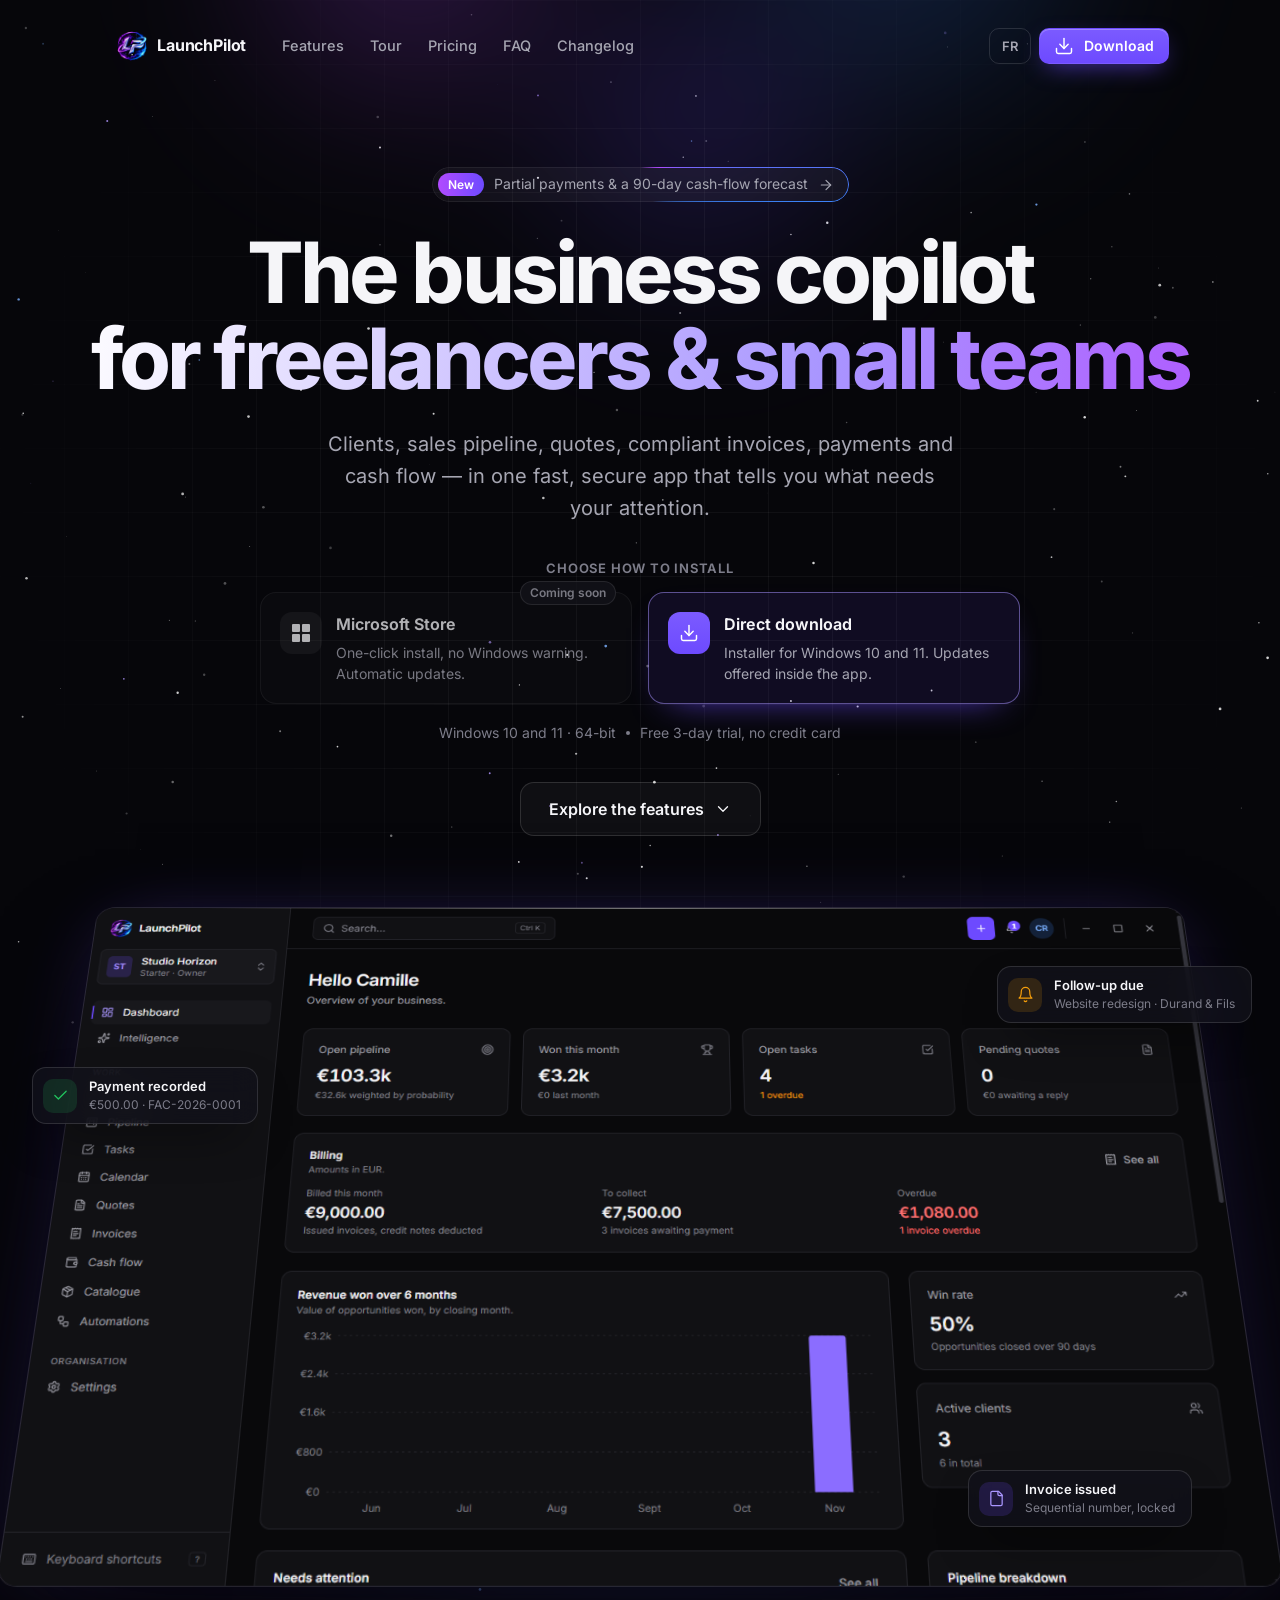
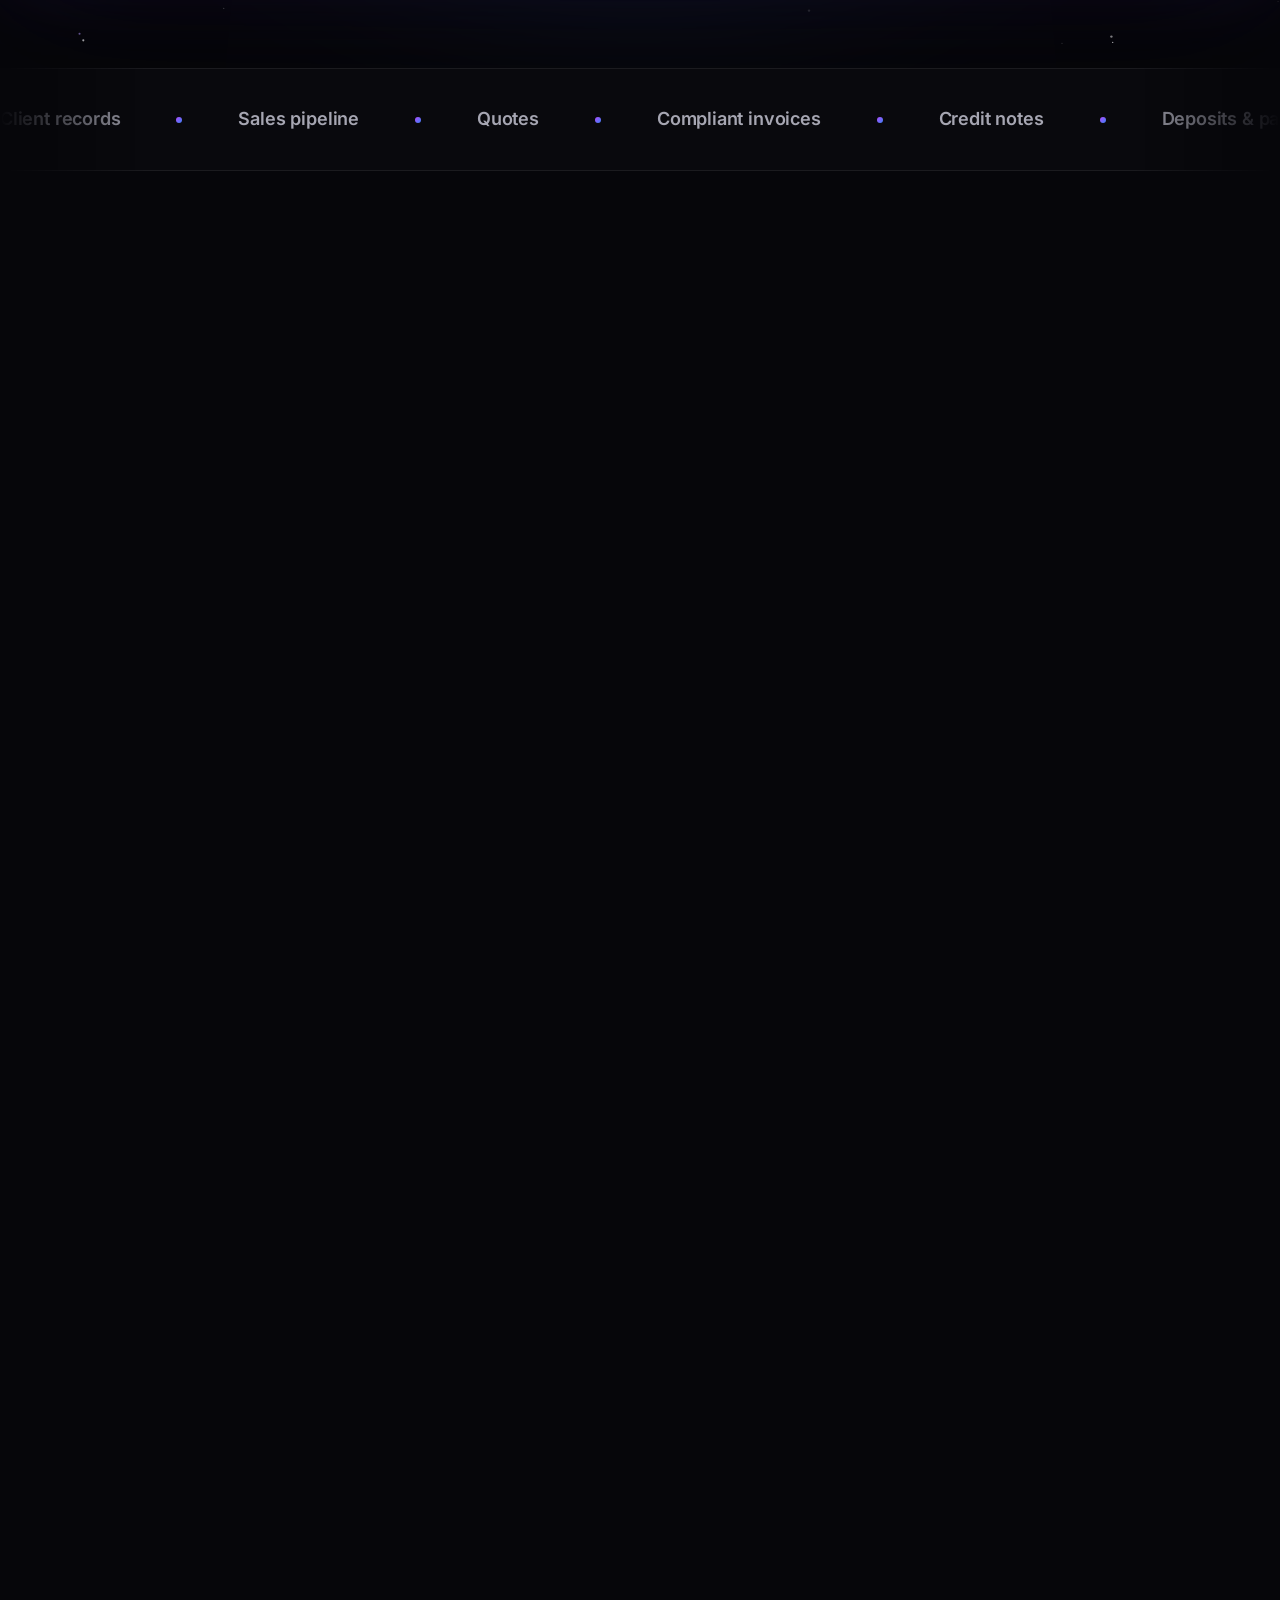
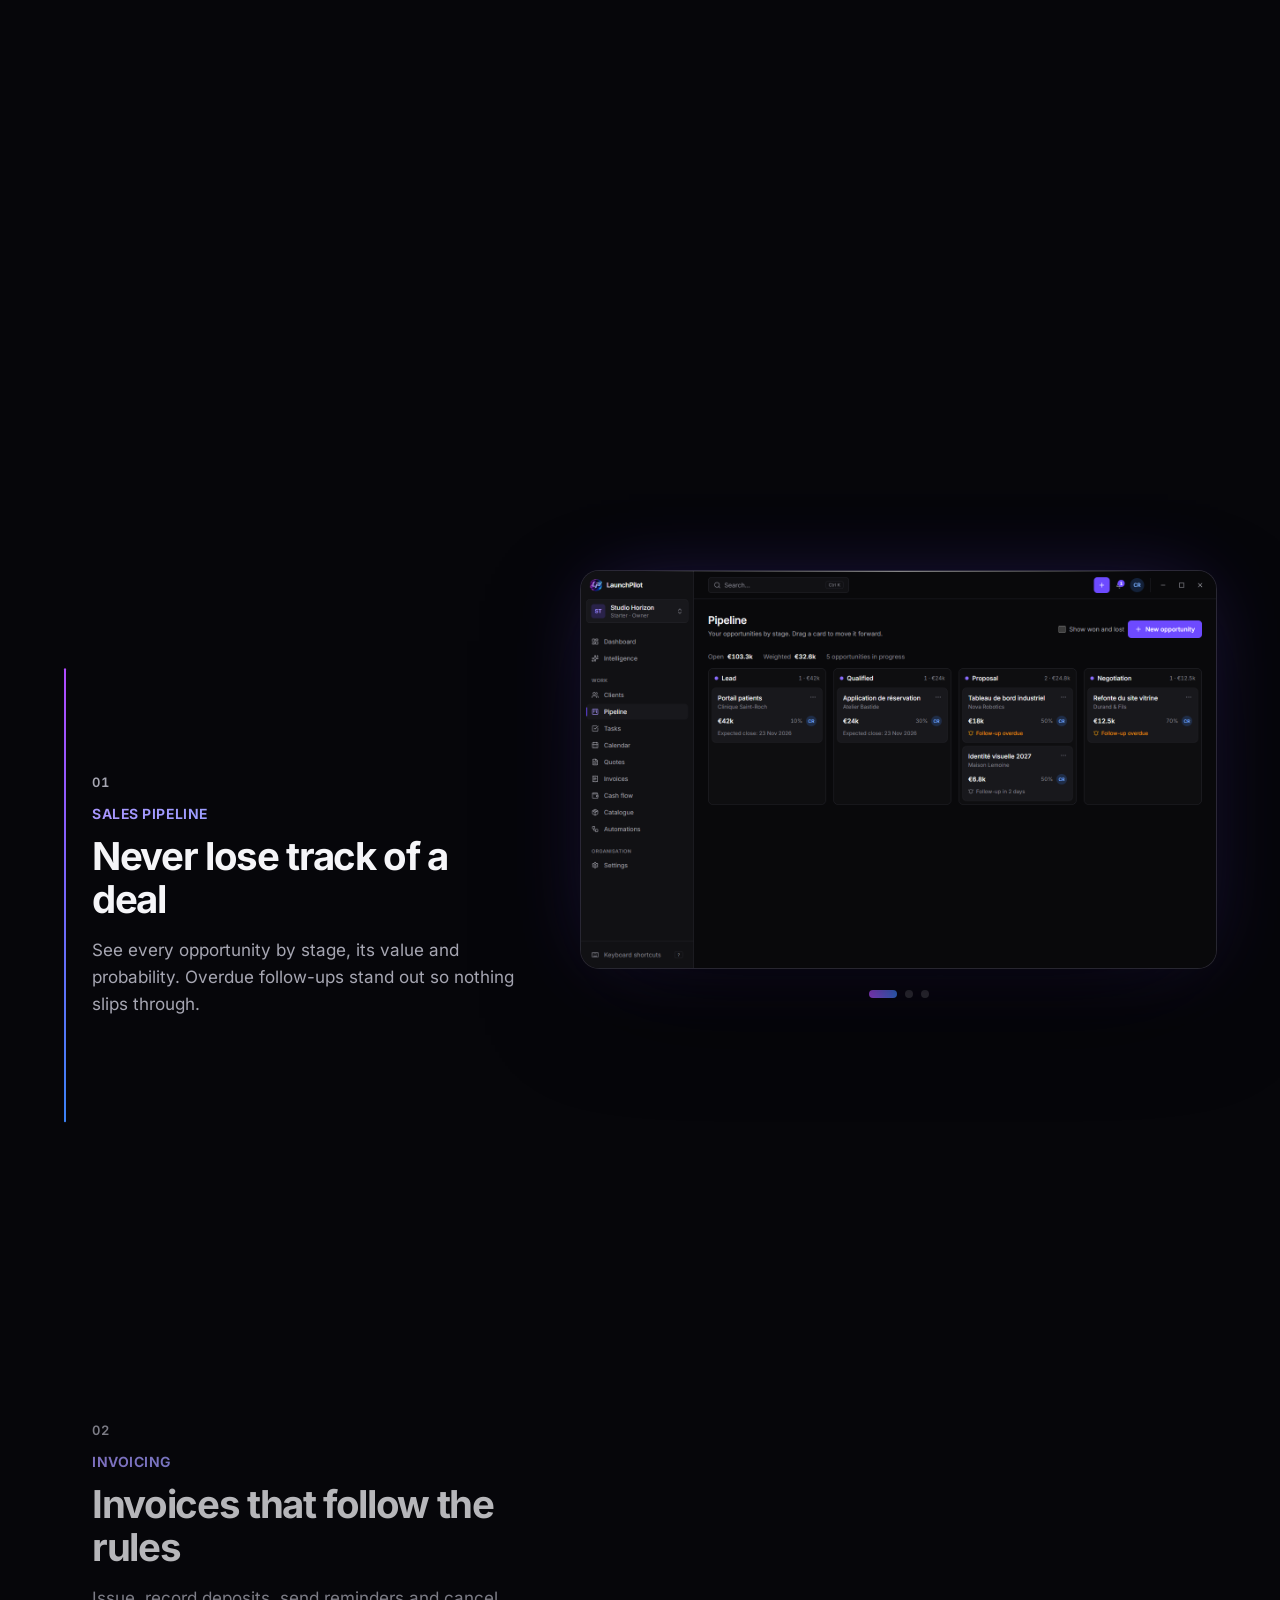
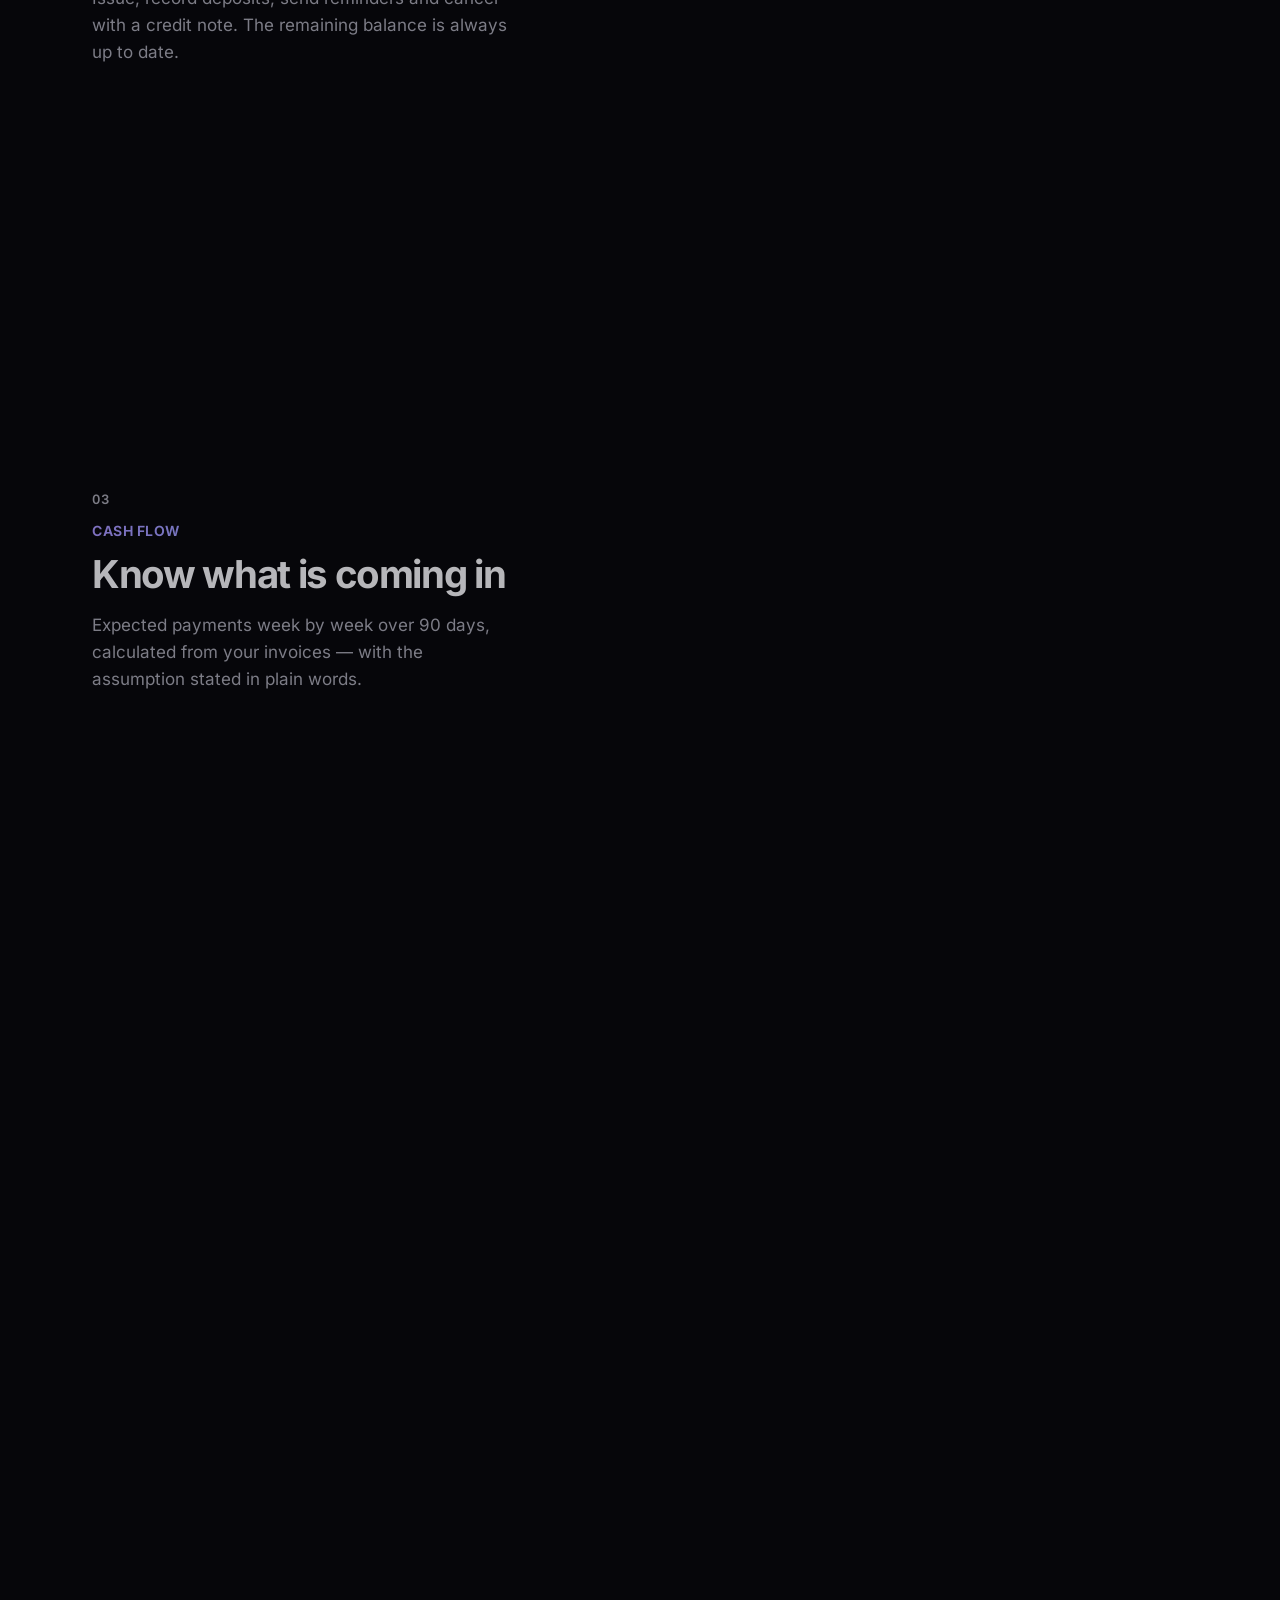
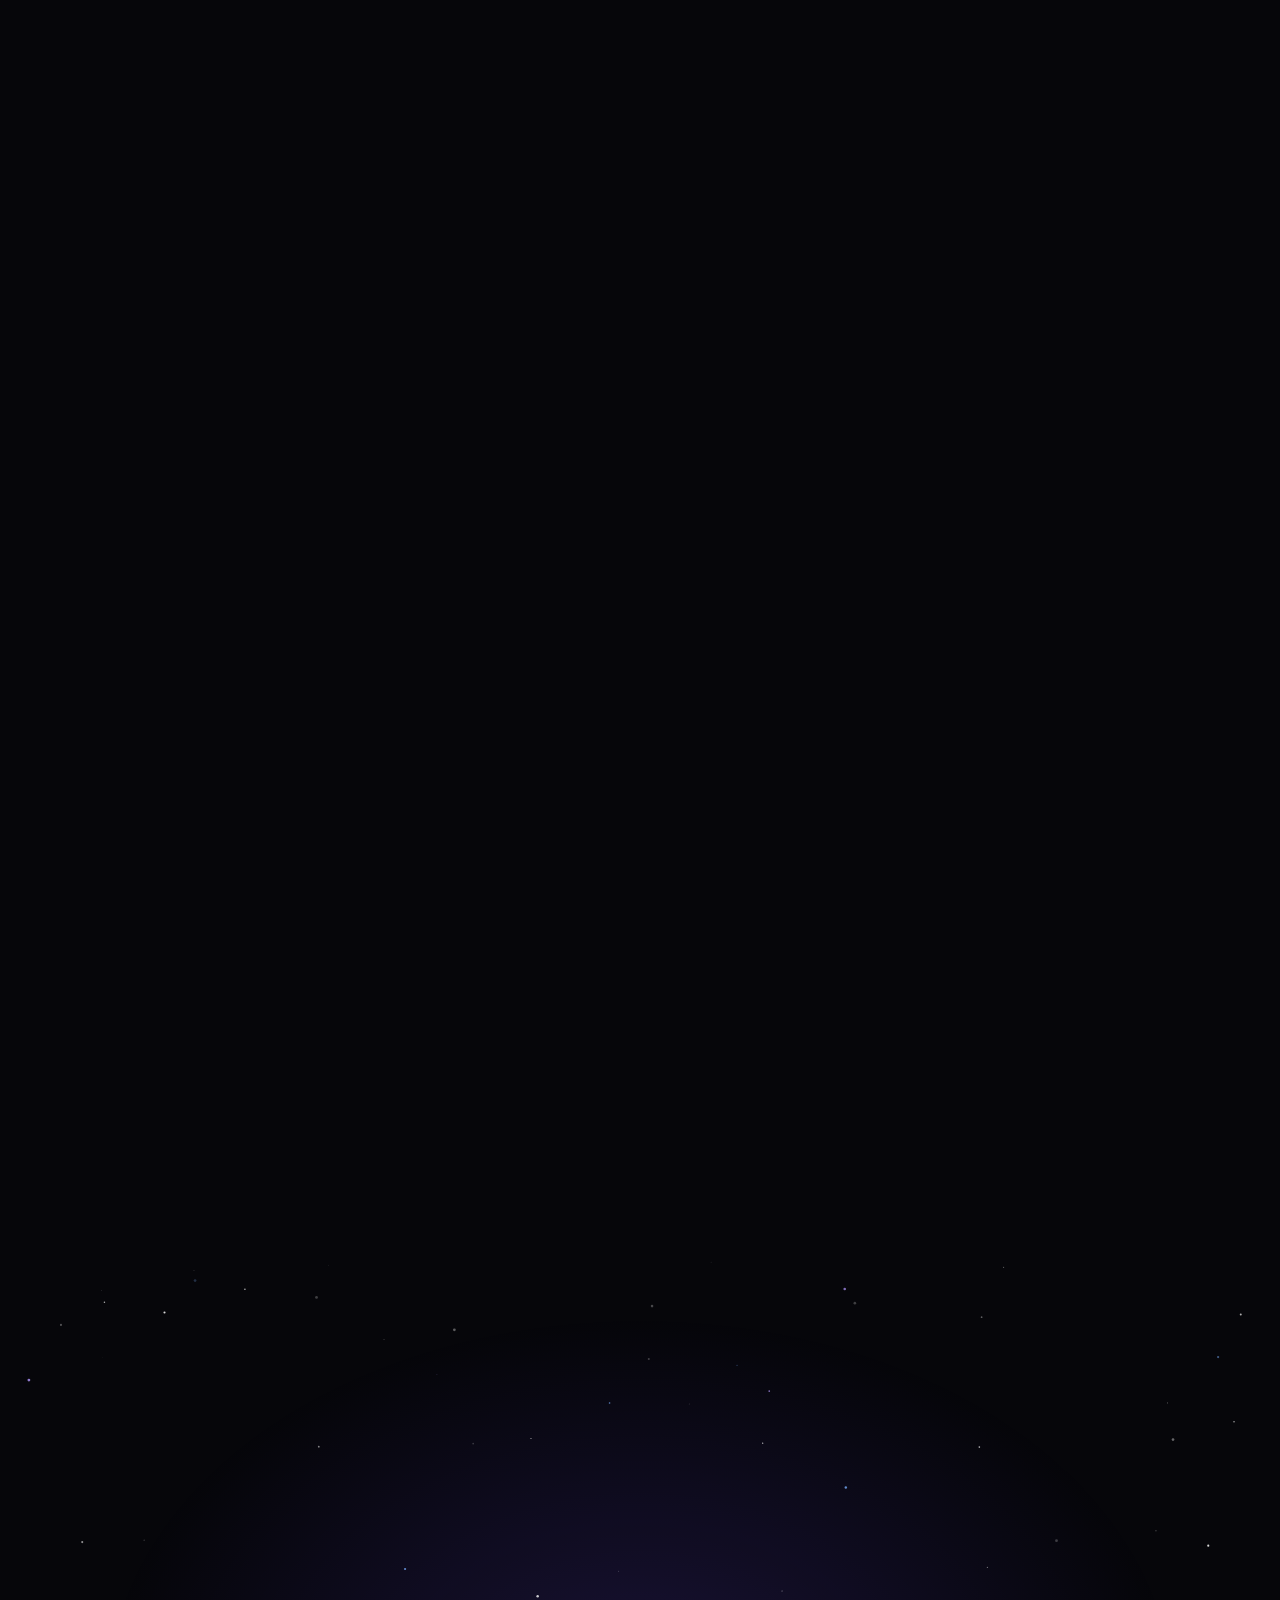
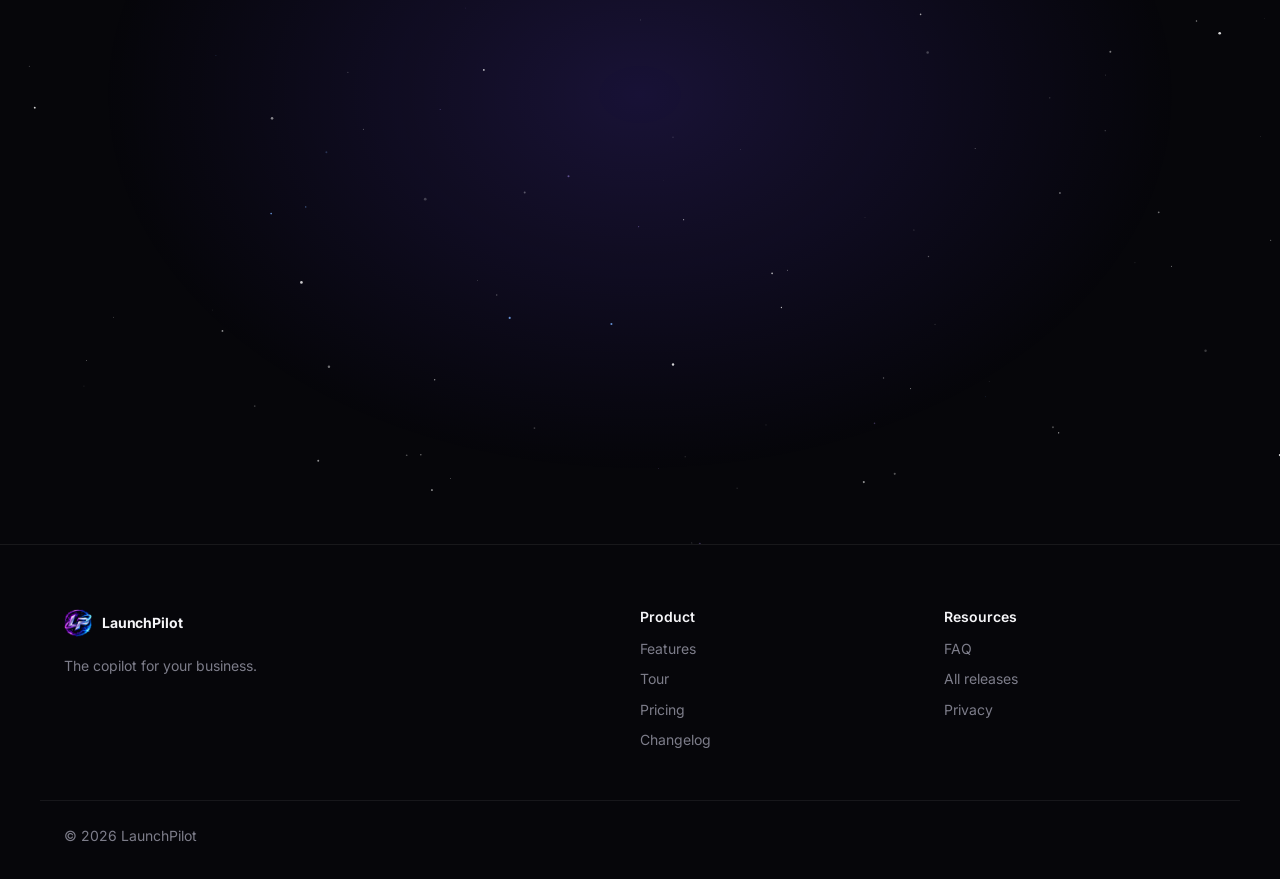
<file: index.html>
<!doctype html>
<html lang="en" class="no-js">
  <head>
    <meta charset="UTF-8" />
    <meta name="viewport" content="width=device-width, initial-scale=1" />
    <meta
      http-equiv="Content-Security-Policy"
      content="default-src 'self'; script-src 'self'; style-src 'self'; img-src 'self' data:; font-src 'self'; connect-src https://api.github.com; base-uri 'none'; form-action 'none'"
    />
    <meta name="color-scheme" content="dark" />
    <meta name="theme-color" content="#06060a" />
    <title>LaunchPilot — The business copilot for freelancers and small teams</title>
    <meta
      name="description"
      content="Clients, sales pipeline, quotes, compliant invoices, payments and cash flow in one fast Windows app. Free 3-day trial."
    />
    <meta property="og:title" content="LaunchPilot — The business copilot" />
    <meta
      property="og:description"
      content="Clients, pipeline, quotes, compliant invoices and cash flow in one Windows app."
    />
    <meta property="og:image" content="assets/screens/dashboard.png" />
    <link rel="icon" type="image/png" sizes="64x64" href="assets/logo-64.png" />
    <link rel="apple-touch-icon" href="assets/logo-192.png" />
    <link
      rel="preload"
      href="assets/fonts/inter-latin-wght-normal.woff2"
      as="font"
      type="font/woff2"
      crossorigin
    />
    <link rel="stylesheet" href="styles.css?v=cf113c9" />
    <script src="app.js?v=cf113c9" defer></script>
  </head>
  <body>
    <a class="skip" href="#main" data-i18n="skip">Skip to content</a>
    <div class="progress" aria-hidden="true"><span id="progress"></span></div>

    <header class="nav" id="nav">
      <nav class="nav-pill" aria-label="Main" data-i18n-aria="navLabel">
        <a class="brand" href="#top" aria-label="LaunchPilot">
          <img src="assets/logo-64.png" alt="" width="30" height="30" />
          <span>LaunchPilot</span>
        </a>
        <ul class="nav-links">
          <li><a href="#features" data-i18n="navFeatures">Features</a></li>
          <li><a href="#showcase" data-i18n="navTour">Tour</a></li>
          <li><a href="pricing.html" data-i18n="navPricing">Pricing</a></li>
          <li><a href="#faq" data-i18n="navFaq">FAQ</a></li>
          <li><a href="changelog.html" data-i18n="navChangelog">Changelog</a></li>
        </ul>
        <div class="nav-actions">
          <button
            type="button"
            class="lang"
            id="lang-toggle"
            aria-label="Afficher le site en français"
          >
            FR
          </button>
          <a
            class="btn btn-primary btn-sm download-link"
            href="https://github.com/JordIOS/launchpilot-releases/releases/latest"
          >
            <svg aria-hidden="true" viewBox="0 0 24 24">
              <path d="M12 15V3" />
              <path d="m7 10 5 5 5-5" />
              <path d="M21 15v4a2 2 0 0 1-2 2H5a2 2 0 0 1-2-2v-4" />
            </svg>
            <span data-i18n="navDownload">Download</span>
          </a>
        </div>
      </nav>
    </header>

    <main id="main">
      <!-- ============================== Hero ============================== -->
      <section class="hero" id="top">
        <canvas class="stars" data-stars aria-hidden="true"></canvas>
        <div class="aurora" aria-hidden="true"><span></span><span></span><span></span></div>
        <div class="grid-lines" aria-hidden="true"></div>

        <div class="container hero-content">
          <a class="announce" href="#showcase">
            <span class="announce-tag" data-i18n="announceTag">New</span>
            <span class="announce-text" data-i18n="announce"
              >Partial payments &amp; a 90-day cash-flow forecast</span
            >
            <svg aria-hidden="true" viewBox="0 0 24 24">
              <path d="M5 12h14" />
              <path d="m12 5 7 7-7 7" />
            </svg>
          </a>
          <h1 class="hero-title">
            <span class="title-line" data-i18n="heroTitle1">The business copilot</span>
            <span class="title-line gradient-text" data-i18n="heroTitle2"
              >for freelancers &amp; small teams</span
            >
          </h1>
          <p class="lead hero-fade" data-i18n="heroLead">
            Clients, sales pipeline, quotes, compliant invoices, payments and cash flow — in one
            fast, secure app that tells you what needs your attention.
          </p>
          <div class="install hero-fade" role="group" aria-labelledby="install-title-hero">
            <p class="install-title" id="install-title-hero" data-i18n="installTitle">
              Choose how to install
            </p>
            <div class="choices">
              <div class="choice choice-soon" aria-disabled="true">
                <span class="choice-tag" data-i18n="storeCardSoon">Coming soon</span>
                <span class="choice-icon" aria-hidden="true"
                  ><span class="win-tiles"><i></i><i></i><i></i><i></i></span
                ></span>
                <span class="choice-body">
                  <span class="choice-name">Microsoft Store</span>
                  <span class="choice-text" data-i18n="storeCardText"
                    >One-click install, no Windows warning. Automatic updates.</span
                  >
                </span>
              </div>
              <a
                class="choice choice-primary download-link"
                href="https://github.com/JordIOS/launchpilot-releases/releases/latest"
              >
                <span class="choice-icon" aria-hidden="true">
                  <svg viewBox="0 0 24 24">
                    <path d="M12 15V3" />
                    <path d="m7 10 5 5 5-5" />
                    <path d="M21 15v4a2 2 0 0 1-2 2H5a2 2 0 0 1-2-2v-4" />
                  </svg>
                </span>
                <span class="choice-body">
                  <span class="choice-name" data-i18n="directCardTitle">Direct download</span>
                  <span class="choice-text" data-i18n="directCardText"
                    >Installer for Windows 10 and 11. Updates offered inside the app.</span
                  >
                </span>
              </a>
            </div>
          </div>
          <p class="meta hero-fade">
            <span class="release-meta" data-i18n="requirements">Windows 10 and 11 · 64-bit</span>
            <span class="dot" aria-hidden="true"></span>
            <span data-i18n="trial">Free 3-day trial, no credit card</span>
          </p>
          <div class="cta hero-fade">
            <a class="btn btn-ghost btn-lg" href="#features">
              <span data-i18n="seeFeatures">Explore the features</span>
              <svg aria-hidden="true" viewBox="0 0 24 24"><path d="m6 9 6 6 6-6" /></svg>
            </a>
          </div>
        </div>

        <div class="container hero-stage">
          <div class="tilt" id="tilt">
            <div class="halo" aria-hidden="true"></div>
            <figure class="window">
              <img
                src="assets/screens/dashboard.png"
                width="1440"
                height="900"
                alt="LaunchPilot dashboard: open pipeline, revenue won, tasks, billing and a revenue chart."
                data-i18n-alt="altDashboard"
              />
            </figure>
          </div>
          <div class="chip chip-1" aria-hidden="true">
            <span class="chip-icon success"
              ><svg viewBox="0 0 24 24"><path d="M20 6 9 17l-5-5" /></svg
            ></span>
            <span
              ><strong data-i18n="chip1Title">Payment recorded</strong
              ><small>€500.00 · FAC-2026-0001</small></span
            >
          </div>
          <div class="chip chip-2" aria-hidden="true">
            <span class="chip-icon warning"
              ><svg viewBox="0 0 24 24">
                <path d="M6 8a6 6 0 0 1 12 0c0 7 3 9 3 9H3s3-2 3-9" />
                <path d="M10.3 21a1.94 1.94 0 0 0 3.4 0" /></svg
            ></span>
            <span
              ><strong data-i18n="chip2Title">Follow-up due</strong
              ><small data-i18n="chip2Text">Website redesign · Durand &amp; Fils</small></span
            >
          </div>
          <div class="chip chip-3" aria-hidden="true">
            <span class="chip-icon primary"
              ><svg viewBox="0 0 24 24">
                <path d="M15 2H6a2 2 0 0 0-2 2v16a2 2 0 0 0 2 2h12a2 2 0 0 0 2-2V7Z" />
                <path d="M14 2v4a2 2 0 0 0 2 2h4" /></svg
            ></span>
            <span
              ><strong data-i18n="chip3Title">Invoice issued</strong
              ><small data-i18n="chip3Text">Sequential number, locked</small></span
            >
          </div>
        </div>
      </section>

      <!-- ============================== Bandeau ============================== -->
      <section class="marquee" aria-labelledby="marquee-title">
        <h2 id="marquee-title" class="sr-only" data-i18n="marqueeTitle">What LaunchPilot covers</h2>
        <div class="marquee-track">
          <ul class="marquee-list">
            <li data-i18n="m1">Client records</li>
            <li data-i18n="m2">Sales pipeline</li>
            <li data-i18n="m3">Quotes</li>
            <li data-i18n="m4">Compliant invoices</li>
            <li data-i18n="m5">Credit notes</li>
            <li data-i18n="m6">Deposits &amp; partial payments</li>
            <li data-i18n="m7">Recurring billing</li>
            <li data-i18n="m8">Cash-flow forecast</li>
            <li data-i18n="m9">Tasks &amp; reminders</li>
            <li data-i18n="m10">Automations</li>
            <li data-i18n="m11">Accounting export</li>
          </ul>
          <ul class="marquee-list" aria-hidden="true"></ul>
        </div>
      </section>

      <!-- ============================== Fonctionnalités ============================== -->
      <section class="section" id="features" aria-labelledby="features-title">
        <div class="container">
          <div class="section-head reveal">
            <p class="kicker" data-i18n="featuresKicker">Everything in one place</p>
            <h2 id="features-title" data-i18n="featuresTitle">
              Run your business without juggling five tools
            </h2>
            <p class="section-lead" data-i18n="featuresLead">
              From the first contact to the last payment, every step lives in the same app — and the
              numbers always add up.
            </p>
          </div>

          <ul class="bento">
            <!-- Pipeline -->
            <li class="card spot span-2 reveal">
              <div class="art art-kanban" aria-hidden="true">
                <div class="col">
                  <span class="col-title" data-i18n="kLead">Lead</span><i></i><i class="short"></i>
                </div>
                <div class="col">
                  <span class="col-title" data-i18n="kProposal">Proposal</span><i class="short"></i>
                </div>
                <div class="col"><span class="col-title" data-i18n="kWon">Won</span><i></i></div>
                <i class="moving"></i>
              </div>
              <h3 data-i18n="f1Title">Clients &amp; pipeline</h3>
              <p data-i18n="f1Text">
                Client records with history and attachments, and a drag-and-drop sales pipeline with
                follow-up dates.
              </p>
            </li>
            <!-- Factures -->
            <li class="card spot reveal">
              <div class="art art-invoice" aria-hidden="true">
                <div class="paper">
                  <i class="l w60"></i><i class="l w40"></i><i class="l w80"></i
                  ><i class="l w70"></i>
                  <div class="pay"><span></span></div>
                  <span class="stamp" data-i18n="stamp">Paid</span>
                </div>
              </div>
              <h3 data-i18n="f2Title">Compliant invoices</h3>
              <p data-i18n="f2Text">
                Sequential numbering, legal mentions, credit notes and PDF — locked once issued.
              </p>
            </li>
            <!-- Trésorerie -->
            <li class="card spot reveal">
              <div class="art art-bars" aria-hidden="true">
                <i></i><i></i><i></i><i></i><i></i><i></i><i></i><i></i>
              </div>
              <h3 data-i18n="f3Title">Cash-flow forecast</h3>
              <p data-i18n="f3Text">
                What you will collect over the next 90 days, week by week, with deposits deducted.
              </p>
            </li>
            <!-- Rappels -->
            <li class="card spot reveal">
              <div class="art art-toasts" aria-hidden="true">
                <span class="toast t1"><b></b><i></i></span>
                <span class="toast t2"><b></b><i></i></span>
                <span class="toast t3"><b></b><i></i></span>
              </div>
              <h3 data-i18n="f5Title">Reminders that reach you</h3>
              <p data-i18n="f5Text">
                Tasks, calendar and Windows notifications when a reminder is due.
              </p>
            </li>
            <!-- Automatisations -->
            <li class="card spot span-2 reveal">
              <div class="art art-flow" aria-hidden="true">
                <span class="node"
                  ><small data-i18n="flowWhen">When</small
                  ><span data-i18n="flowTrigger">A quote gets no reply for 7 days</span></span
                >
                <span class="wire"><i></i></span>
                <span class="node accent"
                  ><small data-i18n="flowThen">Then</small
                  ><span data-i18n="flowAction">Create a follow-up task</span></span
                >
              </div>
              <h3 data-i18n="f7Title">Automations</h3>
              <p data-i18n="f7Text">
                “When… then…” rules that create follow-ups and update statuses, with a full run
                history.
              </p>
            </li>
            <!-- Recommandations -->
            <li class="card spot reveal">
              <div class="art art-insights" aria-hidden="true">
                <span class="row r1"><b class="dot-danger"></b><i></i></span>
                <span class="row r2"><b class="dot-warning"></b><i></i></span>
                <span class="row r3"><b class="dot-ok"></b><i></i></span>
              </div>
              <h3 data-i18n="f6Title">Insights you can trust</h3>
              <p data-i18n="f6Text">
                Every recommendation shows its source and the rule applied. No guesswork.
              </p>
            </li>
            <!-- Export -->
            <li class="card spot span-2 reveal">
              <div class="art art-export" aria-hidden="true">
                <span class="doc">FAC</span>
                <span class="beam"><i></i><i></i><i></i></span>
                <span class="doc csv">CSV</span>
                <span class="beam"><i></i><i></i><i></i></span>
                <span class="doc json">JSON</span>
              </div>
              <h3 data-i18n="f8Title">Accounting export &amp; backup</h3>
              <p data-i18n="f8Text">
                One file per period for your accountant, and a complete backup of your data in one
                click.
              </p>
            </li>
            <!-- Sécurité -->
            <li class="card spot span-2 reveal">
              <div class="art art-shield" aria-hidden="true">
                <span class="ring"></span>
                <svg viewBox="0 0 24 24">
                  <path
                    d="M20 13c0 5-3.5 7.5-7.66 8.95a1 1 0 0 1-.67-.01C7.5 20.5 4 18 4 13V6a1 1 0 0 1 1-1c2 0 4.5-1.2 6.24-2.72a1.17 1.17 0 0 1 1.52 0C14.51 3.81 17 5 19 5a1 1 0 0 1 1 1z"
                  />
                  <path d="m9 12 2 2 4-4" />
                </svg>
              </div>
              <h3 data-i18n="t1Title">Secure by design</h3>
              <p data-i18n="t1Text">
                Each organisation’s data is isolated by the database itself, with roles, an audit
                log and updates installed only with your consent.
              </p>
            </li>
          </ul>
        </div>
      </section>

      <!-- ============================== Vitrine ============================== -->
      <section class="section showcase" id="showcase" aria-labelledby="showcase-title">
        <div class="container">
          <div class="section-head reveal">
            <p class="kicker" data-i18n="tourKicker">Product tour</p>
            <h2 id="showcase-title" data-i18n="tourTitle">Built for the way you actually work</h2>
          </div>
          <div class="tour">
            <ol class="tour-steps">
              <li class="tour-step" data-step="0">
                <span class="step-index">01</span>
                <p class="kicker" data-i18n="s1Kicker">Sales pipeline</p>
                <h3 data-i18n="s1Title">Never lose track of a deal</h3>
                <p data-i18n="s1Text">
                  See every opportunity by stage, its value and probability. Overdue follow-ups
                  stand out so nothing slips through.
                </p>
                <img
                  class="tour-inline"
                  src="assets/screens/pipeline.png"
                  width="1440"
                  height="900"
                  loading="lazy"
                  alt="Sales pipeline in four stages with amounts, probabilities and follow-up alerts."
                  data-i18n-alt="altPipeline"
                />
              </li>
              <li class="tour-step" data-step="1">
                <span class="step-index">02</span>
                <p class="kicker" data-i18n="s2Kicker">Invoicing</p>
                <h3 data-i18n="s2Title">Invoices that follow the rules</h3>
                <p data-i18n="s2Text">
                  Issue, record deposits, send reminders and cancel with a credit note. The
                  remaining balance is always up to date.
                </p>
                <img
                  class="tour-inline"
                  src="assets/screens/invoice.png"
                  width="1440"
                  height="900"
                  loading="lazy"
                  alt="Invoice with a deposit already paid, balance due and the payments panel."
                  data-i18n-alt="altInvoice"
                />
              </li>
              <li class="tour-step" data-step="2">
                <span class="step-index">03</span>
                <p class="kicker" data-i18n="s3Kicker">Cash flow</p>
                <h3 data-i18n="s3Title">Know what is coming in</h3>
                <p data-i18n="s3Text">
                  Expected payments week by week over 90 days, calculated from your invoices — with
                  the assumption stated in plain words.
                </p>
                <img
                  class="tour-inline"
                  src="assets/screens/cashflow.png"
                  width="1440"
                  height="900"
                  loading="lazy"
                  alt="Cash flow forecast: overdue amount, 30, 60 and 90 day totals and a weekly chart."
                  data-i18n-alt="altCashflow"
                />
              </li>
            </ol>
            <div class="tour-stage" aria-hidden="true">
              <div class="tour-frame window">
                <img
                  class="tour-shot active"
                  src="assets/screens/pipeline.png"
                  width="1440"
                  height="900"
                  alt=""
                />
                <img
                  class="tour-shot"
                  src="assets/screens/invoice.png"
                  width="1440"
                  height="900"
                  alt=""
                  loading="lazy"
                />
                <img
                  class="tour-shot"
                  src="assets/screens/cashflow.png"
                  width="1440"
                  height="900"
                  alt=""
                  loading="lazy"
                />
              </div>
              <div class="tour-dots"><i class="active"></i><i></i><i></i></div>
            </div>
          </div>
        </div>
      </section>

      <!-- ============================== Étapes ============================== -->
      <section class="section" aria-labelledby="how-title">
        <div class="container">
          <div class="section-head center reveal">
            <p class="kicker" data-i18n="howKicker">Up and running in minutes</p>
            <h2 id="how-title" data-i18n="howTitle">Three steps to take off</h2>
          </div>
          <ol class="how">
            <li class="how-step reveal">
              <span class="how-num">1</span>
              <h3 data-i18n="h1Title">Download</h3>
              <p data-i18n="h1Text">
                Install LaunchPilot on Windows in under a minute. Updates are handled for you.
              </p>
            </li>
            <li class="how-step reveal">
              <span class="how-num">2</span>
              <h3 data-i18n="h2Title">Set up your organisation</h3>
              <p data-i18n="h2Text">
                Add your legal details and logo, import your clients from a CSV file, invite your
                team.
              </p>
            </li>
            <li class="how-step reveal">
              <span class="how-num">3</span>
              <h3 data-i18n="h3Title">Get paid</h3>
              <p data-i18n="h3Text">
                Send quotes, issue invoices, record payments and watch your cash flow.
              </p>
            </li>
          </ol>
        </div>
      </section>

      <!-- ============================== Tarifs (aperçu, page complète : pricing.html) ============================== -->
      <section class="section teaser-section" id="pricing" aria-labelledby="pricing-title">
        <div class="container">
          <div class="teaser spot reveal">
            <div class="teaser-text">
              <p class="kicker" data-i18n="pricingKicker">Pricing</p>
              <h2 id="pricing-title" class="teaser-title">Plans from €15 excl. VAT a month</h2>
              <p class="section-lead" data-i18n="teaserLead">
                Every feature in every plan, a free 3-day trial and no credit card required.
              </p>
            </div>
            <a class="btn btn-primary btn-lg btn-glow" href="pricing.html">
              <span data-i18n="seePricing">See pricing</span>
              <svg aria-hidden="true" viewBox="0 0 24 24">
                <path d="M5 12h14" />
                <path d="m13 6 6 6-6 6" />
              </svg>
            </a>
          </div>
        </div>
      </section>

      <!-- ============================== Questions ============================== -->
      <section class="section" id="faq" aria-labelledby="faq-title">
        <div class="container narrow">
          <div class="section-head center reveal">
            <p class="kicker" data-i18n="faqKicker">Questions</p>
            <h2 id="faq-title" data-i18n="faqTitle">Frequently asked questions</h2>
          </div>
          <div class="faq reveal">
            <div class="faq-item">
              <h3>
                <button
                  type="button"
                  class="faq-q"
                  aria-expanded="false"
                  aria-controls="a1"
                  id="q1"
                  data-i18n="q1"
                >
                  What do I need to run LaunchPilot?
                </button>
              </h3>
              <div class="faq-a" id="a1" role="region" aria-labelledby="q1">
                <div>
                  <p data-i18n="a1">
                    A PC running Windows 10 or 11 (64-bit) and an internet connection: your data is
                    stored on the server so your team works on the same information.
                  </p>
                </div>
              </div>
            </div>
            <div class="faq-item">
              <h3>
                <button
                  type="button"
                  class="faq-q"
                  aria-expanded="false"
                  aria-controls="a2"
                  id="q2"
                  data-i18n="q2"
                >
                  Windows shows a warning when I run the installer. Is that normal?
                </button>
              </h3>
              <div class="faq-a" id="a2" role="region" aria-labelledby="q2">
                <div>
                  <p data-i18n="a2">
                    Yes. The installer is not code-signed yet, so Windows SmartScreen may show
                    “Windows protected your PC”. Click “More info”, then “Run anyway”. Only download
                    LaunchPilot from this website.
                  </p>
                </div>
              </div>
            </div>
            <div class="faq-item">
              <h3>
                <button
                  type="button"
                  class="faq-q"
                  aria-expanded="false"
                  aria-controls="a3"
                  id="q3"
                  data-i18n="q3"
                >
                  How do updates work?
                </button>
              </h3>
              <div class="faq-a" id="a3" role="region" aria-labelledby="q3">
                <div>
                  <p data-i18n="a3">
                    LaunchPilot checks for new versions automatically. You choose when to download
                    and restart — nothing is installed without your consent.
                  </p>
                </div>
              </div>
            </div>
            <div class="faq-item">
              <h3>
                <button
                  type="button"
                  class="faq-q"
                  aria-expanded="false"
                  aria-controls="a4"
                  id="q4"
                  data-i18n="q4"
                >
                  Can I get my data out?
                </button>
              </h3>
              <div class="faq-a" id="a4" role="region" aria-labelledby="q4">
                <div>
                  <p data-i18n="a4">
                    At any time: CSV exports, an accounting export per period and a complete backup
                    file of your organisation’s data.
                  </p>
                </div>
              </div>
            </div>
            <div class="faq-item">
              <h3>
                <button
                  type="button"
                  class="faq-q"
                  aria-expanded="false"
                  aria-controls="a5"
                  id="q5"
                  data-i18n="q5"
                >
                  What happens when I reach a plan limit?
                </button>
              </h3>
              <div class="faq-a" id="a5" role="region" aria-labelledby="q5">
                <div>
                  <p data-i18n="a5">
                    New items of that kind are refused (one more client, for example). Your existing
                    data stays intact and editable.
                  </p>
                </div>
              </div>
            </div>
          </div>
        </div>
      </section>

      <!-- ============================== Appel final ============================== -->
      <section class="final" aria-labelledby="final-title">
        <canvas class="stars" data-stars aria-hidden="true"></canvas>
        <div class="container final-inner reveal">
          <div class="orbit" aria-hidden="true">
            <span class="orbit-ring"></span>
            <span class="orbit-ring two"></span>
            <img src="assets/logo-192.png" alt="" width="96" height="96" />
          </div>
          <h2 id="final-title" data-i18n="finalTitle">Ready to take off?</h2>
          <p data-i18n="finalText">Download LaunchPilot and start your free 3-day trial.</p>
          <p class="meta release-meta" data-i18n="requirements">Windows 10 and 11 · 64-bit</p>
          <div class="install install-final" role="group" aria-labelledby="install-title-final">
            <p class="install-title" id="install-title-final" data-i18n="installTitle">
              Choose how to install
            </p>
            <div class="choices">
              <div class="choice choice-soon" aria-disabled="true">
                <span class="choice-tag" data-i18n="storeCardSoon">Coming soon</span>
                <span class="choice-icon" aria-hidden="true"
                  ><span class="win-tiles"><i></i><i></i><i></i><i></i></span
                ></span>
                <span class="choice-body">
                  <span class="choice-name">Microsoft Store</span>
                  <span class="choice-text" data-i18n="storeCardText"
                    >One-click install, no Windows warning. Automatic updates.</span
                  >
                </span>
              </div>
              <a
                class="choice choice-primary download-link"
                href="https://github.com/JordIOS/launchpilot-releases/releases/latest"
              >
                <span class="choice-icon" aria-hidden="true">
                  <svg viewBox="0 0 24 24">
                    <path d="M12 15V3" />
                    <path d="m7 10 5 5 5-5" />
                    <path d="M21 15v4a2 2 0 0 1-2 2H5a2 2 0 0 1-2-2v-4" />
                  </svg>
                </span>
                <span class="choice-body">
                  <span class="choice-name" data-i18n="directCardTitle">Direct download</span>
                  <span class="choice-text" data-i18n="directCardText"
                    >Installer for Windows 10 and 11. Updates offered inside the app.</span
                  >
                </span>
              </a>
            </div>
          </div>
        </div>
      </section>
    </main>

    <footer class="footer">
      <div class="container footer-grid">
        <div class="footer-brand">
          <a class="brand" href="#top">
            <img src="assets/logo-64.png" alt="" width="28" height="28" />
            <span>LaunchPilot</span>
          </a>
          <p data-i18n="tagline">The copilot for your business.</p>
        </div>
        <div>
          <h2 class="footer-title" data-i18n="footerProduct">Product</h2>
          <ul>
            <li><a href="#features" data-i18n="navFeatures">Features</a></li>
            <li><a href="#showcase" data-i18n="navTour">Tour</a></li>
            <li><a href="pricing.html" data-i18n="navPricing">Pricing</a></li>
            <li><a href="changelog.html" data-i18n="navChangelog">Changelog</a></li>
          </ul>
        </div>
        <div>
          <h2 class="footer-title" data-i18n="footerResources">Resources</h2>
          <ul>
            <li><a href="#faq" data-i18n="navFaq">FAQ</a></li>
            <li>
              <a
                href="https://github.com/JordIOS/launchpilot-releases/releases"
                data-i18n="allReleases"
                >All releases</a
              >
            </li>
            <li><a href="privacy.html" data-i18n="footerPrivacy">Privacy</a></li>
          </ul>
        </div>
      </div>
      <div class="container footer-bottom">
        <p>© <span id="year">2026</span> LaunchPilot</p>
      </div>
    </footer>
  </body>
</html>
</file>
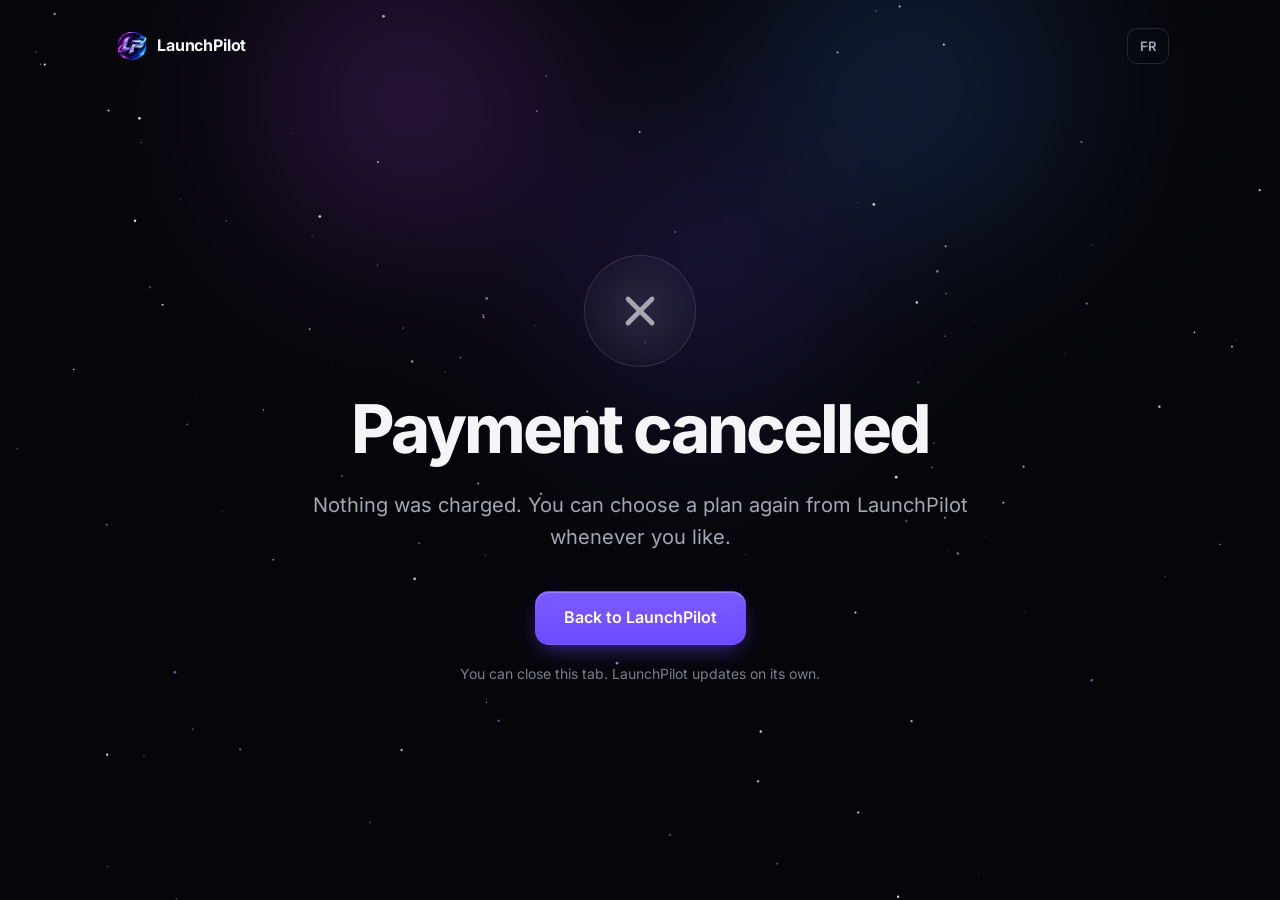
<file: billing.html>
<!doctype html>
<html lang="en" class="no-js">
  <head>
    <meta charset="UTF-8" />
    <meta name="viewport" content="width=device-width, initial-scale=1" />
    <meta
      http-equiv="Content-Security-Policy"
      content="default-src 'self'; script-src 'self'; style-src 'self'; img-src 'self' data:; font-src 'self'; connect-src https://api.github.com; base-uri 'none'; form-action 'none'"
    />
    <meta name="color-scheme" content="dark" />
    <meta name="theme-color" content="#06060a" />
    <meta name="robots" content="noindex" />
    <title>Subscription — LaunchPilot</title>
    <meta name="description" content="Return to LaunchPilot after payment." />
    <link rel="icon" type="image/png" sizes="64x64" href="assets/logo-64.png" />
    <link
      rel="preload"
      href="assets/fonts/inter-latin-wght-normal.woff2"
      as="font"
      type="font/woff2"
      crossorigin
    />
    <link rel="stylesheet" href="styles.css?v=cf113c9" />
    <script src="app.js?v=cf113c9" defer></script>
  </head>
  <body data-page="billing">
    <a class="skip" href="#main" data-i18n="skip">Skip to content</a>
    <div class="progress" aria-hidden="true"><span id="progress"></span></div>

    <header class="nav" id="nav">
      <nav class="nav-pill" aria-label="Main" data-i18n-aria="navLabel">
        <a class="brand" href="index.html" aria-label="LaunchPilot">
          <img src="assets/logo-64.png" alt="" width="30" height="30" />
          <span>LaunchPilot</span>
        </a>
        <div class="nav-actions">
          <button
            type="button"
            class="lang"
            id="lang-toggle"
            aria-label="Afficher le site en français"
          >
            FR
          </button>
        </div>
      </nav>
    </header>

    <main id="main">
      <section class="hero billing-hero">
        <canvas class="stars" data-stars aria-hidden="true"></canvas>
        <div class="aurora" aria-hidden="true"><span></span><span></span><span></span></div>
        <div class="container hero-content">
          <div class="billing-icon" id="billing-icon" data-status="success" aria-hidden="true">
            <span class="orbit-ring"></span>
            <svg viewBox="0 0 24 24" class="icon-success"><path d="m5 12.5 4.5 4.5L19 7.5" /></svg>
            <svg viewBox="0 0 24 24" class="icon-cancel">
              <path d="M18 6 6 18" />
              <path d="m6 6 12 12" />
            </svg>
          </div>
          <h1 class="hero-title billing-title" id="billing-title">Thank you!</h1>
          <p class="lead hero-fade" id="billing-text">
            Your payment has been received. Go back to LaunchPilot: your subscription appears there
            within a few seconds.
          </p>
          <div class="cta hero-fade">
            <a class="btn btn-primary btn-lg btn-glow" href="launchpilot://billing">
              <span data-i18n="billingBack">Back to LaunchPilot</span>
            </a>
          </div>
          <p class="meta hero-fade" data-i18n="billingNote">
            You can close this tab. LaunchPilot updates on its own.
          </p>
        </div>
      </section>
    </main>
  </body>
</html>
</file>
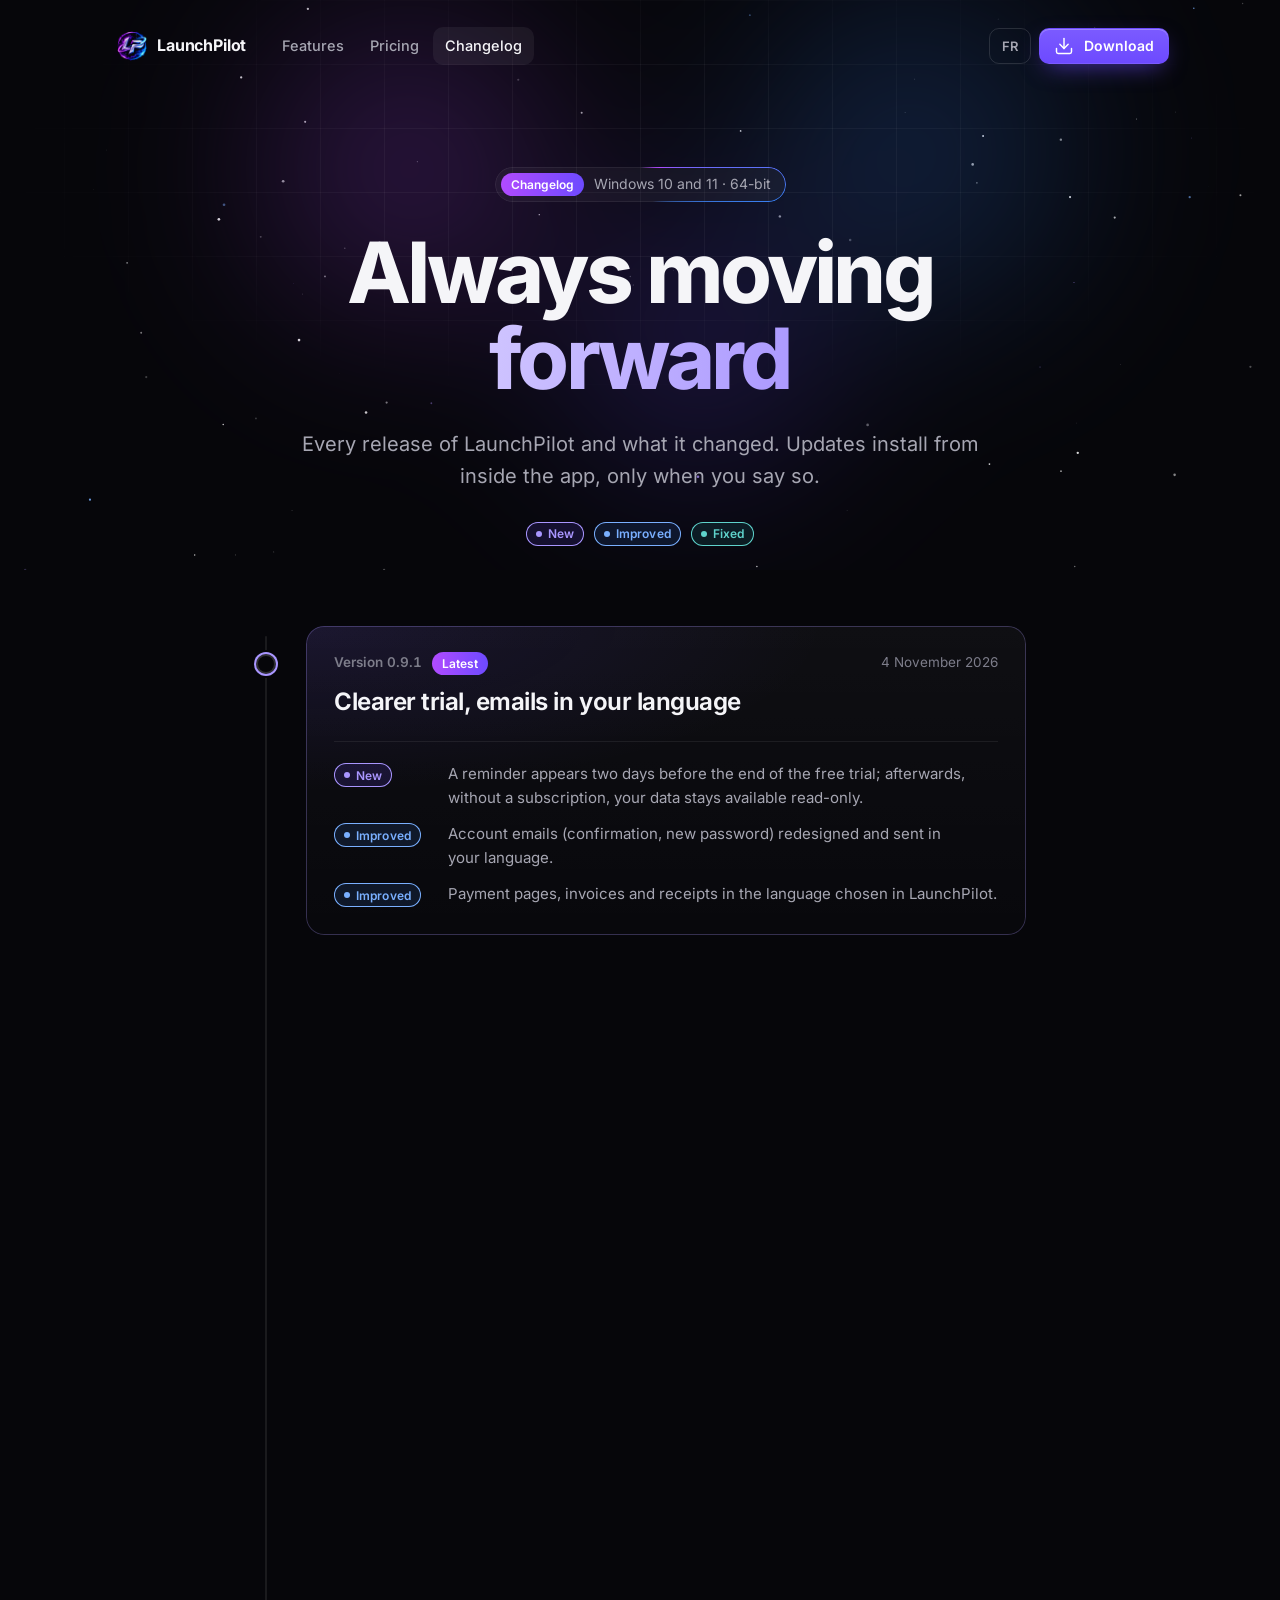
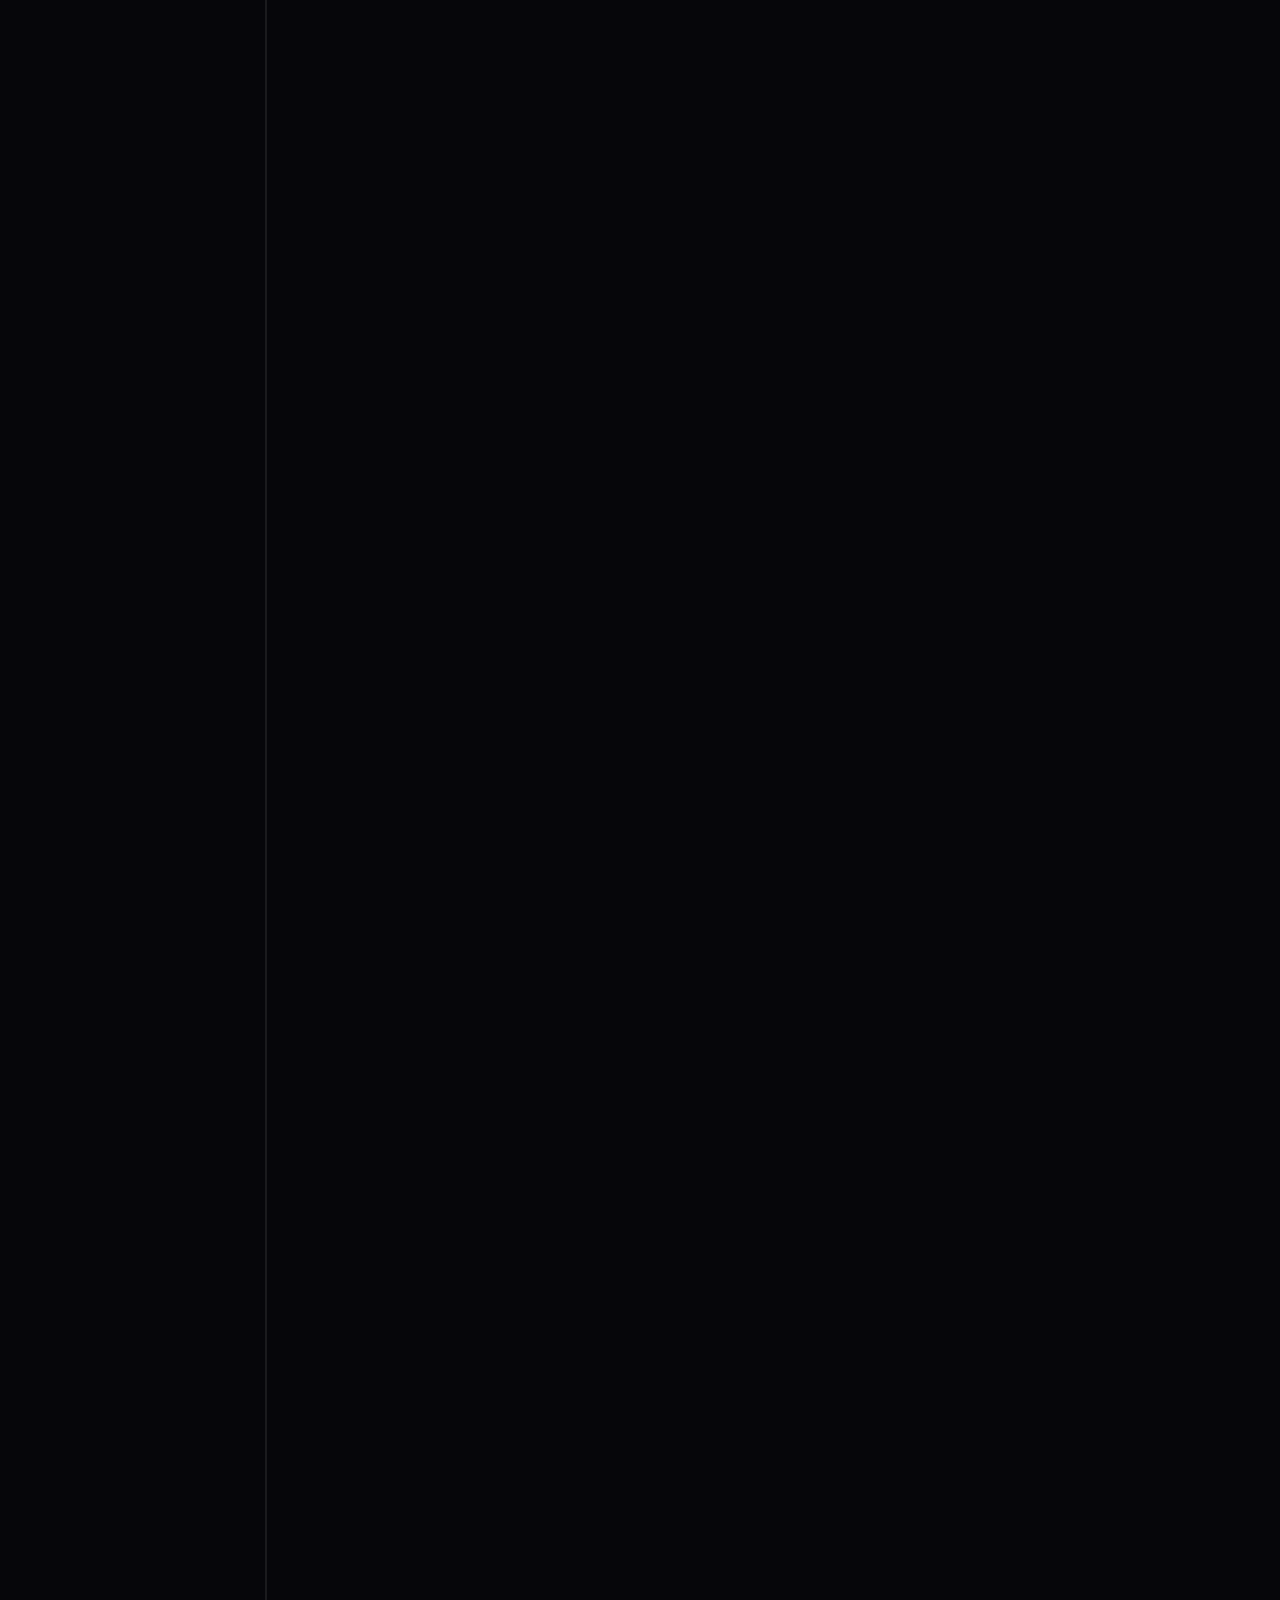
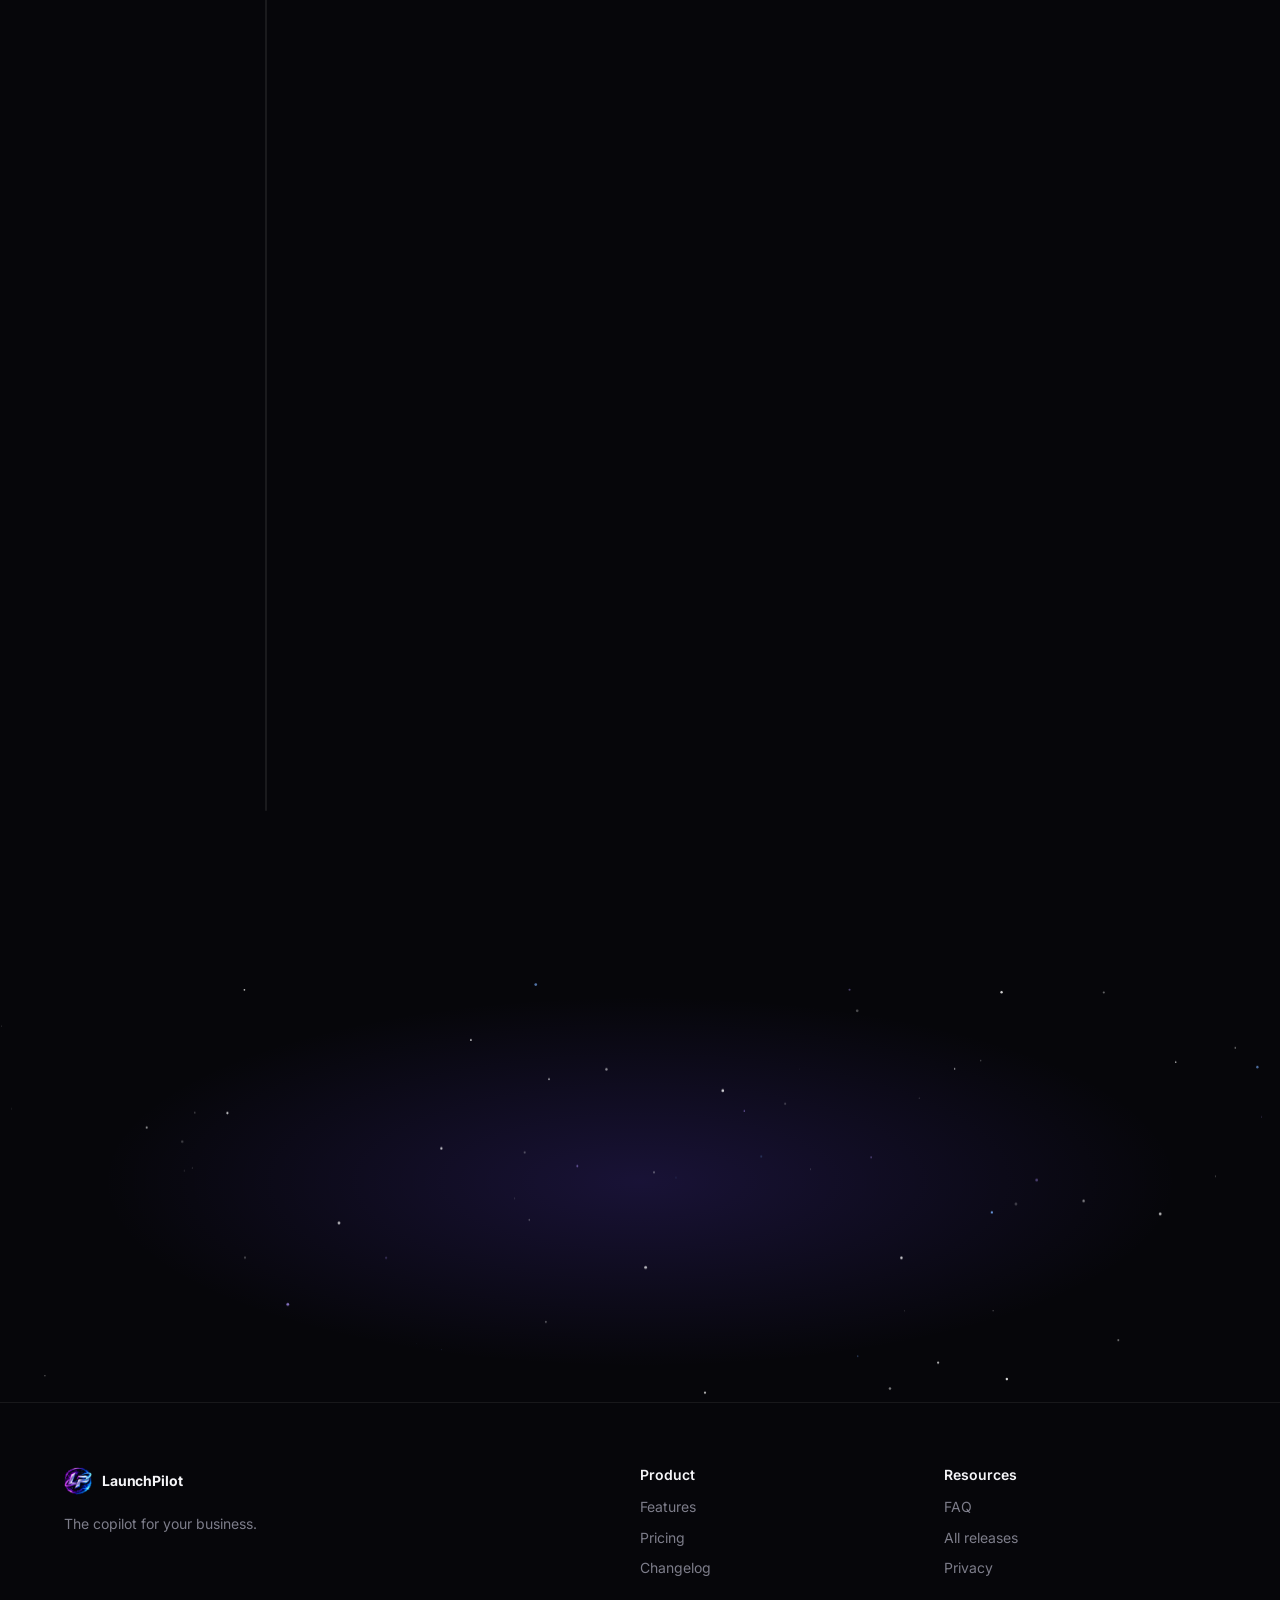
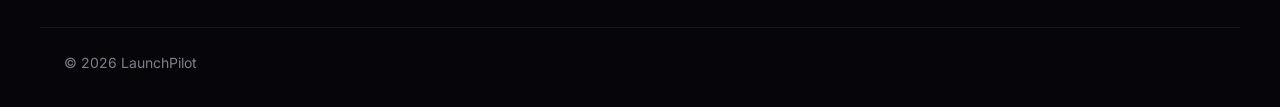
<file: changelog.html>
<!doctype html>
<html lang="en" class="no-js">
  <head>
    <meta charset="UTF-8" />
    <meta name="viewport" content="width=device-width, initial-scale=1" />
    <meta
      http-equiv="Content-Security-Policy"
      content="default-src 'self'; script-src 'self'; style-src 'self'; img-src 'self' data:; font-src 'self'; connect-src https://api.github.com; base-uri 'none'; form-action 'none'"
    />
    <meta name="color-scheme" content="dark" />
    <meta name="theme-color" content="#06060a" />
    <title>Changelog — LaunchPilot</title>
    <meta name="description" content="Every LaunchPilot release and what changed." />
    <link rel="icon" type="image/png" sizes="64x64" href="assets/logo-64.png" />
    <link
      rel="preload"
      href="assets/fonts/inter-latin-wght-normal.woff2"
      as="font"
      type="font/woff2"
      crossorigin
    />
    <link rel="stylesheet" href="styles.css?v=cf113c9" />
    <script src="app.js?v=cf113c9" defer></script>
  </head>
  <body data-page="changelog">
    <a class="skip" href="#main" data-i18n="skip">Skip to content</a>
    <div class="progress" aria-hidden="true"><span id="progress"></span></div>

    <header class="nav" id="nav">
      <nav class="nav-pill" aria-label="Main" data-i18n-aria="navLabel">
        <a class="brand" href="index.html" aria-label="LaunchPilot">
          <img src="assets/logo-64.png" alt="" width="30" height="30" />
          <span>LaunchPilot</span>
        </a>
        <ul class="nav-links">
          <li><a href="index.html#features" data-i18n="navFeatures">Features</a></li>
          <li><a href="pricing.html" data-i18n="navPricing">Pricing</a></li>
          <li>
            <a href="changelog.html" aria-current="page" data-i18n="navChangelog">Changelog</a>
          </li>
        </ul>
        <div class="nav-actions">
          <button
            type="button"
            class="lang"
            id="lang-toggle"
            aria-label="Afficher le site en français"
          >
            FR
          </button>
          <a
            class="btn btn-primary btn-sm download-link"
            href="https://github.com/JordIOS/launchpilot-releases/releases/latest"
          >
            <svg aria-hidden="true" viewBox="0 0 24 24">
              <path d="M12 15V3" />
              <path d="m7 10 5 5 5-5" />
              <path d="M21 15v4a2 2 0 0 1-2 2H5a2 2 0 0 1-2-2v-4" />
            </svg>
            <span data-i18n="navDownload">Download</span>
          </a>
        </div>
      </nav>
    </header>

    <main id="main">
      <section class="hero hero-compact">
        <canvas class="stars" data-stars aria-hidden="true"></canvas>
        <div class="aurora" aria-hidden="true"><span></span><span></span><span></span></div>
        <div class="grid-lines" aria-hidden="true"></div>
        <div class="container hero-content">
          <p class="announce announce-static">
            <span class="announce-tag" data-i18n="changelogTag">Changelog</span>
            <span class="announce-text release-meta" data-i18n="requirements"
              >Windows 10 and 11 · 64-bit</span
            >
          </p>
          <h1 class="hero-title">
            <span class="title-line" data-i18n="changelogTitle1">Always moving</span>
            <span class="title-line gradient-text" data-i18n="changelogTitle2">forward</span>
          </h1>
          <p class="lead hero-fade" data-i18n="changelogLead">
            Every release of LaunchPilot and what it changed. Updates install from inside the app,
            only when you say so.
          </p>
          <div class="legend hero-fade" aria-hidden="true">
            <span class="tag tag-new" data-i18n="tagNew">New</span>
            <span class="tag tag-improved" data-i18n="tagImproved">Improved</span>
            <span class="tag tag-fixed" data-i18n="tagFixed">Fixed</span>
          </div>
        </div>
      </section>

      <section class="section timeline-section" aria-labelledby="releases-title">
        <div class="container narrow">
          <h2 id="releases-title" class="sr-only" data-i18n="releasesTitle">Releases</h2>
          <div class="timeline">
            <span class="timeline-line" aria-hidden="true"><span id="timeline-fill"></span></span>
            <ol class="releases" id="releases">
              <!-- Rempli par app.js à partir de CHANGELOG (une seule source, deux langues). -->
            </ol>
            <noscript>
              <p class="noscript">
                <a href="https://github.com/JordIOS/launchpilot-releases/releases"
                  >All releases on GitHub</a
                >
              </p>
            </noscript>
          </div>
        </div>
      </section>

      <section class="final final-small" aria-labelledby="final-title">
        <canvas class="stars" data-stars aria-hidden="true"></canvas>
        <div class="container final-inner reveal">
          <h2 id="final-title" data-i18n="finalTitle">Ready to take off?</h2>
          <p data-i18n="changelogFinal">The latest version is one click away.</p>
          <a
            class="btn btn-primary btn-lg btn-glow download-link"
            href="https://github.com/JordIOS/launchpilot-releases/releases/latest"
          >
            <svg aria-hidden="true" viewBox="0 0 24 24">
              <path d="M12 15V3" />
              <path d="m7 10 5 5 5-5" />
              <path d="M21 15v4a2 2 0 0 1-2 2H5a2 2 0 0 1-2-2v-4" />
            </svg>
            <span data-i18n="downloadWindows">Download for Windows</span>
          </a>
        </div>
      </section>
    </main>

    <footer class="footer">
      <div class="container footer-grid">
        <div class="footer-brand">
          <a class="brand" href="index.html">
            <img src="assets/logo-64.png" alt="" width="28" height="28" />
            <span>LaunchPilot</span>
          </a>
          <p data-i18n="tagline">The copilot for your business.</p>
        </div>
        <div>
          <h2 class="footer-title" data-i18n="footerProduct">Product</h2>
          <ul>
            <li><a href="index.html#features" data-i18n="navFeatures">Features</a></li>
            <li><a href="pricing.html" data-i18n="navPricing">Pricing</a></li>
            <li><a href="changelog.html" data-i18n="navChangelog">Changelog</a></li>
          </ul>
        </div>
        <div>
          <h2 class="footer-title" data-i18n="footerResources">Resources</h2>
          <ul>
            <li><a href="index.html#faq" data-i18n="navFaq">FAQ</a></li>
            <li>
              <a
                href="https://github.com/JordIOS/launchpilot-releases/releases"
                data-i18n="allReleases"
                >All releases</a
              >
            </li>
            <li><a href="privacy.html" data-i18n="footerPrivacy">Privacy</a></li>
          </ul>
        </div>
      </div>
      <div class="container footer-bottom">
        <p>© <span id="year">2026</span> LaunchPilot</p>
      </div>
    </footer>
  </body>
</html>
</file>
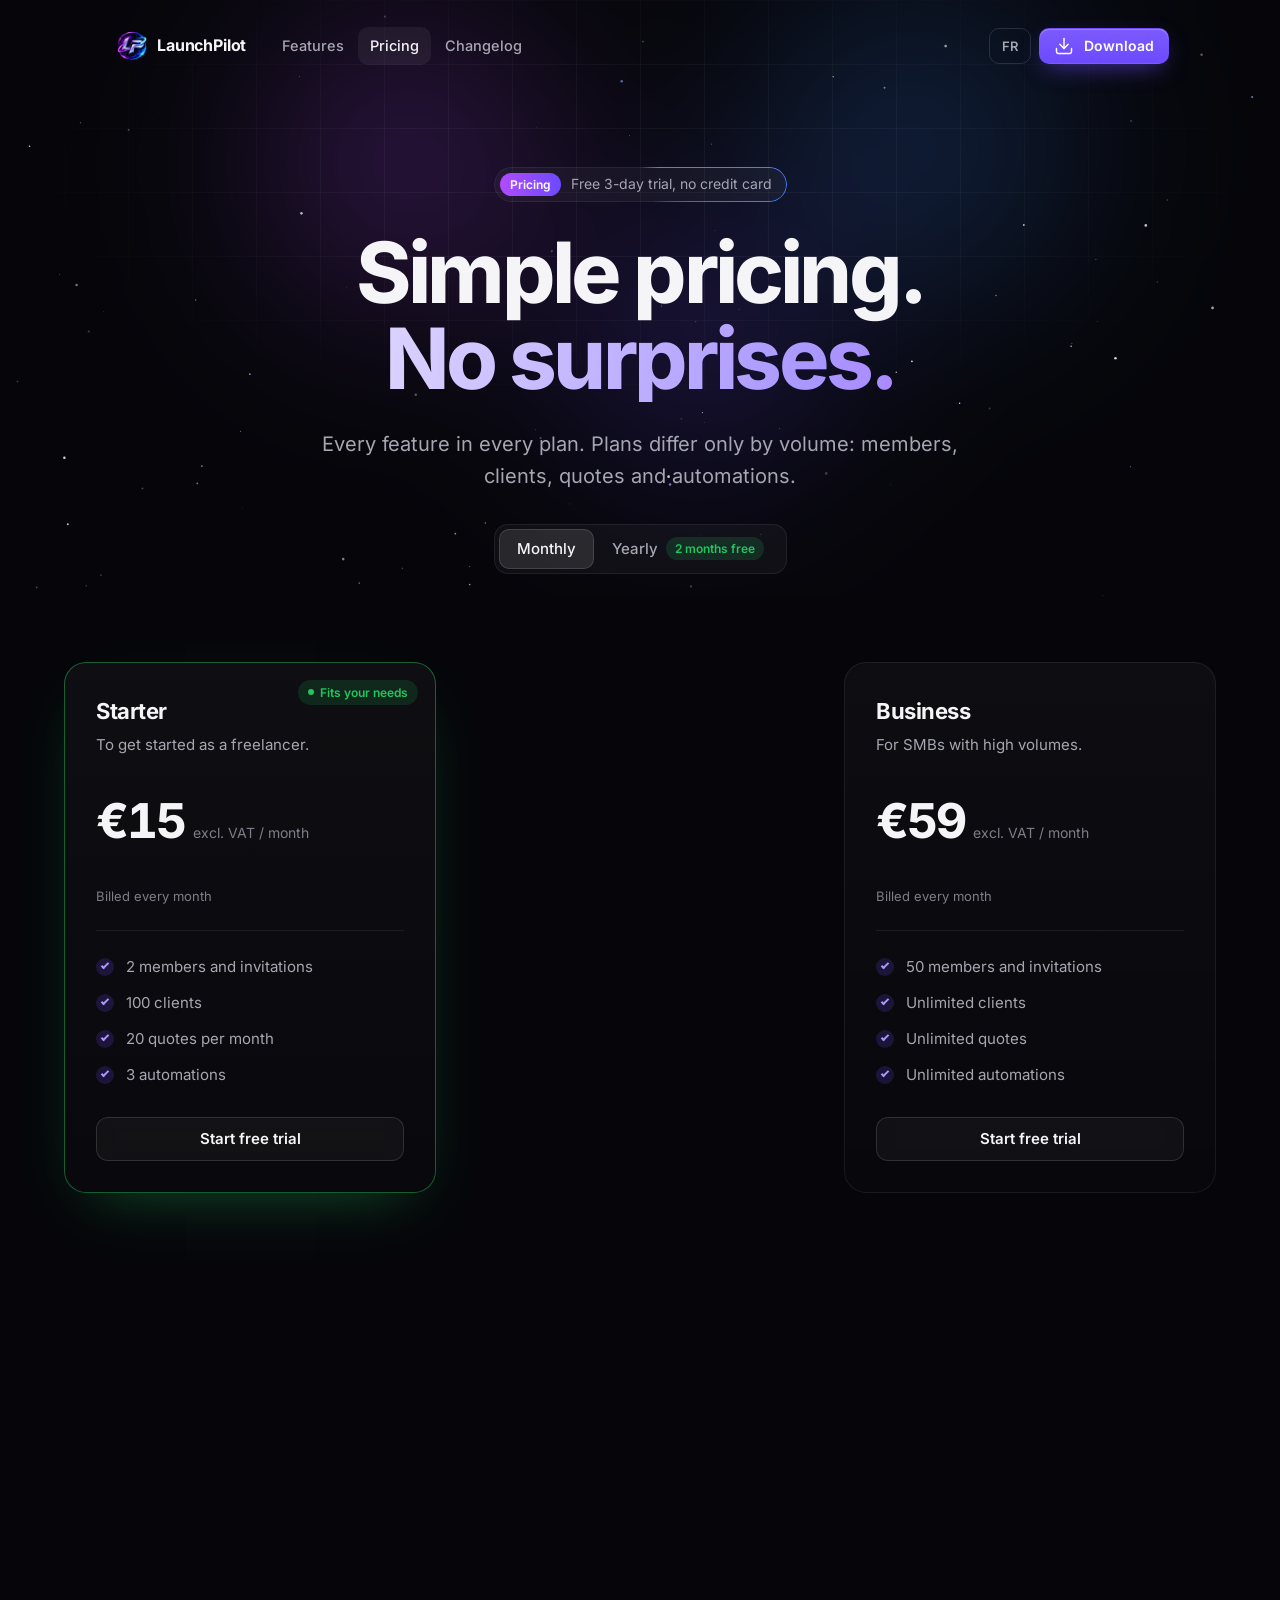
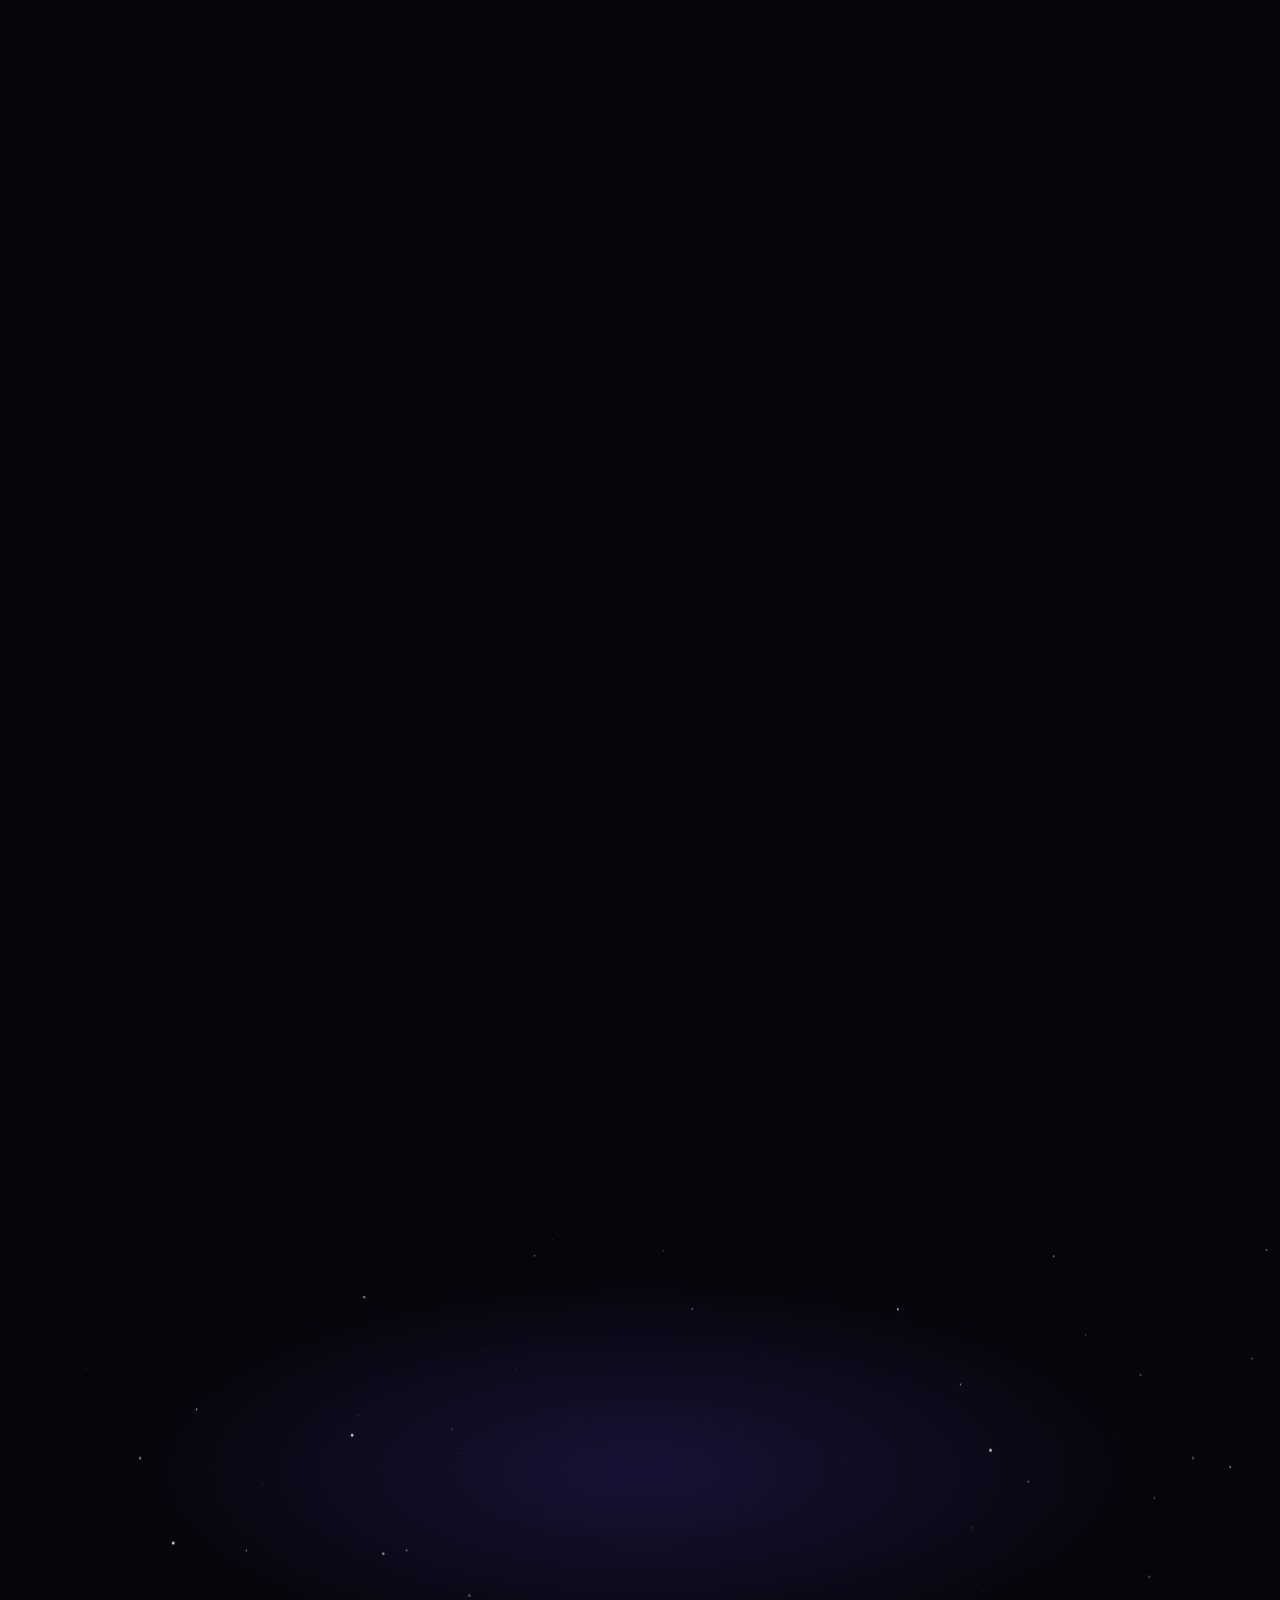
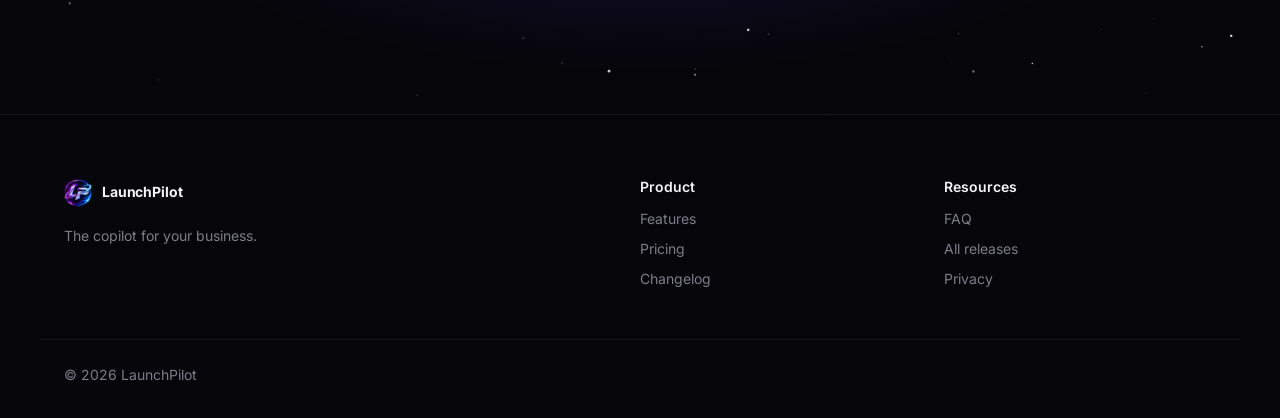
<file: pricing.html>
<!doctype html>
<html lang="en" class="no-js">
  <head>
    <meta charset="UTF-8" />
    <meta name="viewport" content="width=device-width, initial-scale=1" />
    <meta
      http-equiv="Content-Security-Policy"
      content="default-src 'self'; script-src 'self'; style-src 'self'; img-src 'self' data:; font-src 'self'; connect-src https://api.github.com; base-uri 'none'; form-action 'none'"
    />
    <meta name="color-scheme" content="dark" />
    <meta name="theme-color" content="#06060a" />
    <title>Pricing — LaunchPilot</title>
    <meta
      name="description"
      content="LaunchPilot plans from €15 excl. VAT a month. Every feature in every plan, free 3-day trial."
    />
    <link rel="icon" type="image/png" sizes="64x64" href="assets/logo-64.png" />
    <link
      rel="preload"
      href="assets/fonts/inter-latin-wght-normal.woff2"
      as="font"
      type="font/woff2"
      crossorigin
    />
    <link rel="stylesheet" href="styles.css?v=cf113c9" />
    <script src="app.js?v=cf113c9" defer></script>
  </head>
  <body data-page="pricing">
    <a class="skip" href="#main" data-i18n="skip">Skip to content</a>
    <div class="progress" aria-hidden="true"><span id="progress"></span></div>

    <header class="nav" id="nav">
      <nav class="nav-pill" aria-label="Main" data-i18n-aria="navLabel">
        <a class="brand" href="index.html" aria-label="LaunchPilot">
          <img src="assets/logo-64.png" alt="" width="30" height="30" />
          <span>LaunchPilot</span>
        </a>
        <ul class="nav-links">
          <li><a href="index.html#features" data-i18n="navFeatures">Features</a></li>
          <li>
            <a href="pricing.html" aria-current="page" data-i18n="navPricing">Pricing</a>
          </li>
          <li><a href="changelog.html" data-i18n="navChangelog">Changelog</a></li>
        </ul>
        <div class="nav-actions">
          <button
            type="button"
            class="lang"
            id="lang-toggle"
            aria-label="Afficher le site en français"
          >
            FR
          </button>
          <a
            class="btn btn-primary btn-sm download-link"
            href="https://github.com/JordIOS/launchpilot-releases/releases/latest"
          >
            <svg aria-hidden="true" viewBox="0 0 24 24">
              <path d="M12 15V3" />
              <path d="m7 10 5 5 5-5" />
              <path d="M21 15v4a2 2 0 0 1-2 2H5a2 2 0 0 1-2-2v-4" />
            </svg>
            <span data-i18n="navDownload">Download</span>
          </a>
        </div>
      </nav>
    </header>

    <main id="main">
      <!-- ============================== En-tête ============================== -->
      <section class="hero hero-compact">
        <canvas class="stars" data-stars aria-hidden="true"></canvas>
        <div class="aurora" aria-hidden="true"><span></span><span></span><span></span></div>
        <div class="grid-lines" aria-hidden="true"></div>
        <div class="container hero-content">
          <p class="announce announce-static">
            <span class="announce-tag" data-i18n="pricingKicker">Pricing</span>
            <span class="announce-text" data-i18n="trial">Free 3-day trial, no credit card</span>
          </p>
          <h1 class="hero-title">
            <span class="title-line" data-i18n="pricingHeroTitle1">Simple pricing.</span>
            <span class="title-line gradient-text" data-i18n="pricingHeroTitle2"
              >No surprises.</span
            >
          </h1>
          <p class="lead hero-fade" data-i18n="pricingHeroLead">
            Every feature in every plan. Plans differ only by volume: members, clients, quotes and
            automations.
          </p>
          <div class="hero-fade">
            <div
              class="period"
              role="group"
              aria-label="Billing period"
              data-i18n-aria="periodLabel"
            >
              <span class="period-indicator" aria-hidden="true"></span>
              <button
                type="button"
                class="period-btn"
                data-period="month"
                aria-pressed="true"
                data-i18n="monthly"
              >
                Monthly
              </button>
              <button type="button" class="period-btn" data-period="year" aria-pressed="false">
                <span data-i18n="yearly">Yearly</span>
                <span class="pill" data-i18n="yearlyOffer">2 months free</span>
              </button>
            </div>
          </div>
        </div>
      </section>

      <!-- ============================== Offres ============================== -->
      <section class="section pricing-plans" aria-labelledby="plans-title">
        <div class="container">
          <h2 id="plans-title" class="sr-only" data-i18n="plansTitle">Plans</h2>
          <ul class="plans">
            <li class="plan spot reveal" data-plan="starter">
              <p class="match-chip" data-i18n="fitsLabel">Fits your needs</p>
              <h3>Starter</h3>
              <p class="plan-tagline" data-i18n="starterTagline">To get started as a freelancer.</p>
              <p class="price">
                <span class="amount">€15</span>
                <span class="per" data-i18n="perMonth">excl. VAT / month</span>
              </p>
              <p class="price-note">&nbsp;</p>
              <p class="billed">&nbsp;</p>
              <ul class="limits">
                <li data-i18n="starter1">2 members and invitations</li>
                <li data-i18n="starter2">100 clients</li>
                <li data-i18n="starter3">20 quotes per month</li>
                <li data-i18n="starter4">3 automations</li>
              </ul>
              <a
                class="btn btn-ghost download-link"
                href="https://github.com/JordIOS/launchpilot-releases/releases/latest"
                data-i18n="startTrial"
                >Start free trial</a
              >
            </li>
            <li class="plan featured spot reveal" data-plan="pro">
              <p class="badge" data-i18n="popular">For growing teams</p>
              <p class="match-chip" data-i18n="fitsLabel">Fits your needs</p>
              <h3>Pro</h3>
              <p class="plan-tagline" data-i18n="proTagline">For small, growing teams.</p>
              <p class="price">
                <span class="amount">€29</span>
                <span class="per" data-i18n="perMonth">excl. VAT / month</span>
              </p>
              <p class="price-note">&nbsp;</p>
              <p class="billed">&nbsp;</p>
              <ul class="limits">
                <li data-i18n="pro1">10 members and invitations</li>
                <li data-i18n="pro2">2,000 clients</li>
                <li data-i18n="pro3">500 quotes per month</li>
                <li data-i18n="pro4">25 automations</li>
              </ul>
              <a
                class="btn btn-primary btn-glow download-link"
                href="https://github.com/JordIOS/launchpilot-releases/releases/latest"
                data-i18n="startTrial"
                >Start free trial</a
              >
            </li>
            <li class="plan spot reveal" data-plan="business">
              <p class="match-chip" data-i18n="fitsLabel">Fits your needs</p>
              <h3>Business</h3>
              <p class="plan-tagline" data-i18n="businessTagline">For SMBs with high volumes.</p>
              <p class="price">
                <span class="amount">€59</span>
                <span class="per" data-i18n="perMonth">excl. VAT / month</span>
              </p>
              <p class="price-note">&nbsp;</p>
              <p class="billed">&nbsp;</p>
              <ul class="limits">
                <li data-i18n="business1">50 members and invitations</li>
                <li data-i18n="business2">Unlimited clients</li>
                <li data-i18n="business3">Unlimited quotes</li>
                <li data-i18n="business4">Unlimited automations</li>
              </ul>
              <a
                class="btn btn-ghost download-link"
                href="https://github.com/JordIOS/launchpilot-releases/releases/latest"
                data-i18n="startTrial"
                >Start free trial</a
              >
            </li>
          </ul>
          <ul class="trust reveal">
            <li data-i18n="trust1">Free 3-day trial</li>
            <li data-i18n="trust2">No credit card required</li>
            <li data-i18n="trust3">Prices excl. VAT</li>
            <li data-i18n="trust4">Data hosted in the EU</li>
          </ul>
        </div>
      </section>

      <!-- ============================== Assistant de choix ============================== -->
      <section class="section finder-section" aria-labelledby="finder-title">
        <div class="container">
          <div class="section-head center reveal">
            <p class="kicker" data-i18n="finderKicker">Plan finder</p>
            <h2 id="finder-title" data-i18n="finderTitle">Which plan fits you?</h2>
            <p class="section-lead" data-i18n="finderLead">
              Describe your business. We suggest the smallest plan that covers it.
            </p>
          </div>
          <div class="finder reveal">
            <div class="finder-inputs">
              <div class="range" data-need="members">
                <div class="range-head">
                  <label for="need-members" data-i18n="needMembers">Team members</label>
                  <output for="need-members" class="range-value">1</output>
                </div>
                <input type="range" id="need-members" min="1" max="50" step="1" value="1" />
              </div>
              <div class="range" data-need="clients">
                <div class="range-head">
                  <label for="need-clients" data-i18n="needClients">Clients</label>
                  <output for="need-clients" class="range-value">50</output>
                </div>
                <input type="range" id="need-clients" min="0" max="5000" step="50" value="50" />
              </div>
              <div class="range" data-need="quotes">
                <div class="range-head">
                  <label for="need-quotes" data-i18n="needQuotes">Quotes per month</label>
                  <output for="need-quotes" class="range-value">10</output>
                </div>
                <input type="range" id="need-quotes" min="0" max="1000" step="5" value="10" />
              </div>
              <div class="range" data-need="automations">
                <div class="range-head">
                  <label for="need-automations" data-i18n="needAutomations">Automations</label>
                  <output for="need-automations" class="range-value">2</output>
                </div>
                <input type="range" id="need-automations" min="0" max="50" step="1" value="2" />
              </div>
            </div>
            <div class="finder-result spot" aria-live="polite">
              <p class="finder-label" data-i18n="finderResult">Recommended plan</p>
              <p class="finder-plan" id="finder-plan">Starter</p>
              <p class="finder-price" id="finder-price">&nbsp;</p>
              <p class="finder-reason" id="finder-reason">&nbsp;</p>
              <div class="finder-meters" aria-hidden="true" id="finder-meters"></div>
            </div>
          </div>
        </div>
      </section>

      <!-- ============================== Comparaison ============================== -->
      <section class="section compare-section" aria-labelledby="compare-title">
        <div class="container">
          <div class="section-head center reveal">
            <p class="kicker" data-i18n="compareKicker">Compare</p>
            <h2 id="compare-title" data-i18n="compareTitle">Every plan, side by side</h2>
          </div>
          <div class="compare-wrap reveal">
            <table class="compare">
              <caption class="sr-only" data-i18n="compareCaption">
                Plan comparison
              </caption>
              <thead>
                <tr>
                  <th scope="col"><span class="sr-only" data-i18n="colFeature">Feature</span></th>
                  <th scope="col" data-plan="starter">
                    Starter <span class="compare-price"></span>
                  </th>
                  <th scope="col" data-plan="pro" class="col-featured">
                    Pro <span class="compare-price"></span>
                  </th>
                  <th scope="col" data-plan="business">
                    Business <span class="compare-price"></span>
                  </th>
                </tr>
              </thead>
              <tbody>
                <tr class="group">
                  <th scope="colgroup" colspan="4" data-i18n="groupLimits">Limits</th>
                </tr>
                <tr data-limit="members">
                  <th scope="row" data-i18n="rowMembers">Members and invitations</th>
                  <td></td>
                  <td class="col-featured"></td>
                  <td></td>
                </tr>
                <tr data-limit="clients">
                  <th scope="row" data-i18n="rowClients">Clients</th>
                  <td></td>
                  <td class="col-featured"></td>
                  <td></td>
                </tr>
                <tr data-limit="quotes">
                  <th scope="row" data-i18n="rowQuotes">Quotes per month</th>
                  <td></td>
                  <td class="col-featured"></td>
                  <td></td>
                </tr>
                <tr data-limit="automations">
                  <th scope="row" data-i18n="rowAutomations">Automations</th>
                  <td></td>
                  <td class="col-featured"></td>
                  <td></td>
                </tr>
                <tr class="group">
                  <th scope="colgroup" colspan="4" data-i18n="groupIncluded">
                    Included in every plan
                  </th>
                </tr>
                <tr data-included>
                  <th scope="row" data-i18n="rowPipeline">Client records and sales pipeline</th>
                  <td></td>
                  <td class="col-featured"></td>
                  <td></td>
                </tr>
                <tr data-included>
                  <th scope="row" data-i18n="rowInvoices">
                    Quotes, compliant invoices and credit notes
                  </th>
                  <td></td>
                  <td class="col-featured"></td>
                  <td></td>
                </tr>
                <tr data-included>
                  <th scope="row" data-i18n="rowRecurring">Recurring invoices</th>
                  <td></td>
                  <td class="col-featured"></td>
                  <td></td>
                </tr>
                <tr data-included>
                  <th scope="row" data-i18n="rowPayments">Deposits and partial payments</th>
                  <td></td>
                  <td class="col-featured"></td>
                  <td></td>
                </tr>
                <tr data-included>
                  <th scope="row" data-i18n="rowCashflow">90-day cash-flow forecast</th>
                  <td></td>
                  <td class="col-featured"></td>
                  <td></td>
                </tr>
                <tr data-included>
                  <th scope="row" data-i18n="rowTasks">Tasks, calendar and reminders</th>
                  <td></td>
                  <td class="col-featured"></td>
                  <td></td>
                </tr>
                <tr data-included>
                  <th scope="row" data-i18n="rowInsights">Sourced recommendations</th>
                  <td></td>
                  <td class="col-featured"></td>
                  <td></td>
                </tr>
                <tr data-included>
                  <th scope="row" data-i18n="rowExport">
                    Accounting export, CSV import and backup
                  </th>
                  <td></td>
                  <td class="col-featured"></td>
                  <td></td>
                </tr>
                <tr data-included>
                  <th scope="row" data-i18n="rowRoles">Roles and audit log</th>
                  <td></td>
                  <td class="col-featured"></td>
                  <td></td>
                </tr>
                <tr data-included>
                  <th scope="row" data-i18n="rowApp">Windows app in English and French</th>
                  <td></td>
                  <td class="col-featured"></td>
                  <td></td>
                </tr>
              </tbody>
            </table>
          </div>
        </div>
      </section>

      <!-- ============================== Questions ============================== -->
      <section class="section" id="faq" aria-labelledby="faq-title">
        <div class="container narrow">
          <div class="section-head center reveal">
            <p class="kicker" data-i18n="faqKicker">Questions</p>
            <h2 id="faq-title" data-i18n="pricingFaqTitle">Pricing questions</h2>
          </div>
          <div class="faq reveal">
            <div class="faq-item">
              <h3>
                <button
                  type="button"
                  class="faq-q"
                  aria-expanded="false"
                  aria-controls="pa1"
                  id="pq1"
                  data-i18n="pq1"
                >
                  Do I need a credit card for the trial?
                </button>
              </h3>
              <div class="faq-a" id="pa1" role="region" aria-labelledby="pq1">
                <div>
                  <p data-i18n="pa1">
                    No. Download LaunchPilot, create your organisation and use it for 3 days without
                    entering any payment details.
                  </p>
                </div>
              </div>
            </div>
            <div class="faq-item">
              <h3>
                <button
                  type="button"
                  class="faq-q"
                  aria-expanded="false"
                  aria-controls="pa2"
                  id="pq2"
                  data-i18n="pq2"
                >
                  Are some features reserved for higher plans?
                </button>
              </h3>
              <div class="faq-a" id="pa2" role="region" aria-labelledby="pq2">
                <div>
                  <p data-i18n="pa2">
                    No. Every plan includes every feature. Plans differ only by the number of
                    members, clients, quotes per month and automations.
                  </p>
                </div>
              </div>
            </div>
            <div class="faq-item">
              <h3>
                <button
                  type="button"
                  class="faq-q"
                  aria-expanded="false"
                  aria-controls="pa3"
                  id="pq3"
                  data-i18n="pq3"
                >
                  How does yearly billing work?
                </button>
              </h3>
              <div class="faq-a" id="pa3" role="region" aria-labelledby="pq3">
                <div>
                  <p data-i18n="pa3">
                    You pay for 10 months and get 12: two months free compared with monthly billing.
                  </p>
                </div>
              </div>
            </div>
            <div class="faq-item">
              <h3>
                <button
                  type="button"
                  class="faq-q"
                  aria-expanded="false"
                  aria-controls="pa4"
                  id="pq4"
                  data-i18n="pq4"
                >
                  Are prices shown with or without VAT?
                </button>
              </h3>
              <div class="faq-a" id="pa4" role="region" aria-labelledby="pq4">
                <div>
                  <p data-i18n="pa4">
                    Without. All prices are shown excluding VAT; VAT is added according to the rules
                    that apply to your business.
                  </p>
                </div>
              </div>
            </div>
            <div class="faq-item">
              <h3>
                <button
                  type="button"
                  class="faq-q"
                  aria-expanded="false"
                  aria-controls="pa5"
                  id="pq5"
                  data-i18n="q5"
                >
                  What happens when I reach a plan limit?
                </button>
              </h3>
              <div class="faq-a" id="pa5" role="region" aria-labelledby="pq5">
                <div>
                  <p data-i18n="a5">
                    New items of that kind are refused (one more client, for example). Your existing
                    data stays intact and editable.
                  </p>
                </div>
              </div>
            </div>
            <div class="faq-item">
              <h3>
                <button
                  type="button"
                  class="faq-q"
                  aria-expanded="false"
                  aria-controls="pa6"
                  id="pq6"
                  data-i18n="pq6"
                >
                  Where is my data stored?
                </button>
              </h3>
              <div class="faq-a" id="pa6" role="region" aria-labelledby="pq6">
                <div>
                  <p data-i18n="pa6">
                    In the European Union (Ireland), in a database where each organisation’s data is
                    isolated from the others.
                  </p>
                </div>
              </div>
            </div>
          </div>
        </div>
      </section>

      <!-- ============================== Appel final ============================== -->
      <section class="final final-small" aria-labelledby="final-title">
        <canvas class="stars" data-stars aria-hidden="true"></canvas>
        <div class="container final-inner reveal">
          <h2 id="final-title" data-i18n="finalTitle">Ready to take off?</h2>
          <p data-i18n="finalText">Download LaunchPilot and start your free 3-day trial.</p>
          <a
            class="btn btn-primary btn-lg btn-glow download-link"
            href="https://github.com/JordIOS/launchpilot-releases/releases/latest"
          >
            <svg aria-hidden="true" viewBox="0 0 24 24">
              <path d="M12 15V3" />
              <path d="m7 10 5 5 5-5" />
              <path d="M21 15v4a2 2 0 0 1-2 2H5a2 2 0 0 1-2-2v-4" />
            </svg>
            <span data-i18n="downloadWindows">Download for Windows</span>
          </a>
          <p class="meta release-meta" data-i18n="requirements">Windows 10 and 11 · 64-bit</p>
        </div>
      </section>
    </main>

    <footer class="footer">
      <div class="container footer-grid">
        <div class="footer-brand">
          <a class="brand" href="index.html">
            <img src="assets/logo-64.png" alt="" width="28" height="28" />
            <span>LaunchPilot</span>
          </a>
          <p data-i18n="tagline">The copilot for your business.</p>
        </div>
        <div>
          <h2 class="footer-title" data-i18n="footerProduct">Product</h2>
          <ul>
            <li><a href="index.html#features" data-i18n="navFeatures">Features</a></li>
            <li><a href="pricing.html" data-i18n="navPricing">Pricing</a></li>
            <li><a href="changelog.html" data-i18n="navChangelog">Changelog</a></li>
          </ul>
        </div>
        <div>
          <h2 class="footer-title" data-i18n="footerResources">Resources</h2>
          <ul>
            <li><a href="index.html#faq" data-i18n="navFaq">FAQ</a></li>
            <li>
              <a
                href="https://github.com/JordIOS/launchpilot-releases/releases"
                data-i18n="allReleases"
                >All releases</a
              >
            </li>
            <li><a href="privacy.html" data-i18n="footerPrivacy">Privacy</a></li>
          </ul>
        </div>
      </div>
      <div class="container footer-bottom">
        <p>© <span id="year">2026</span> LaunchPilot</p>
      </div>
    </footer>
  </body>
</html>
</file>
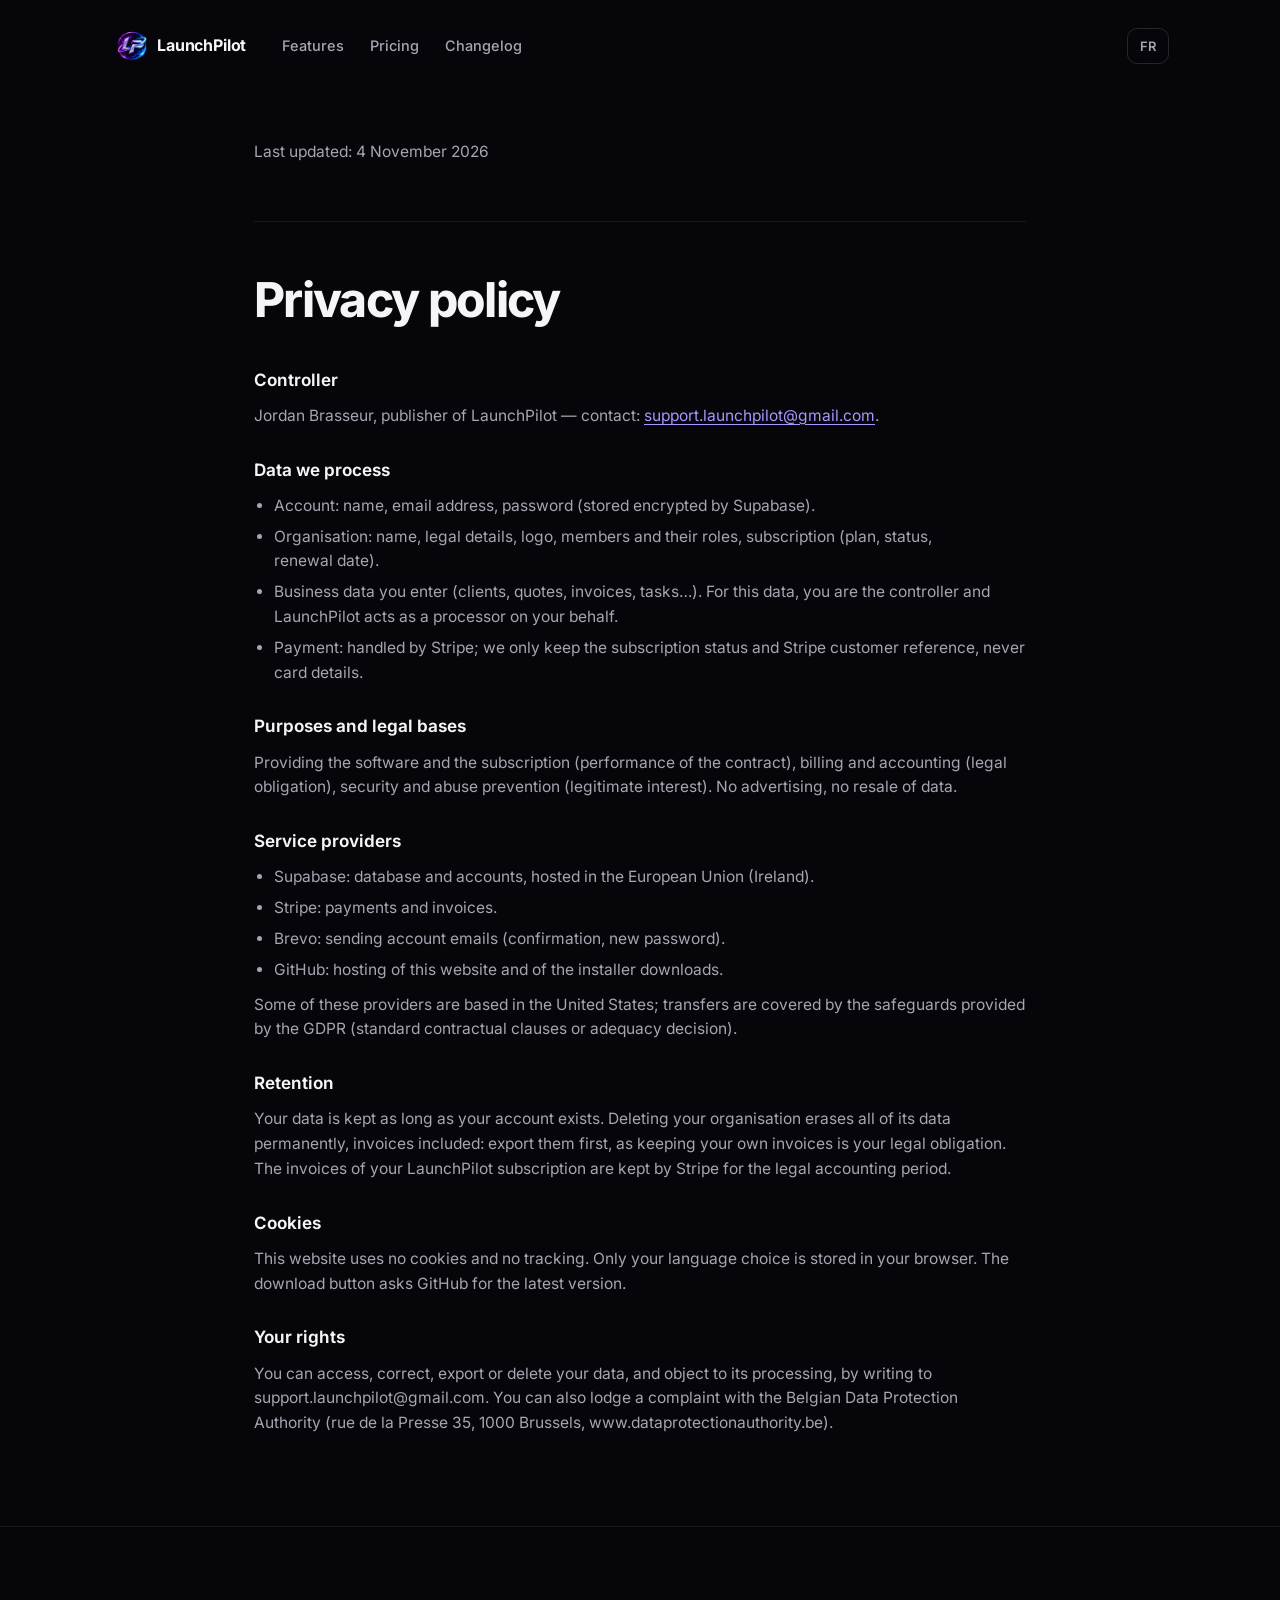
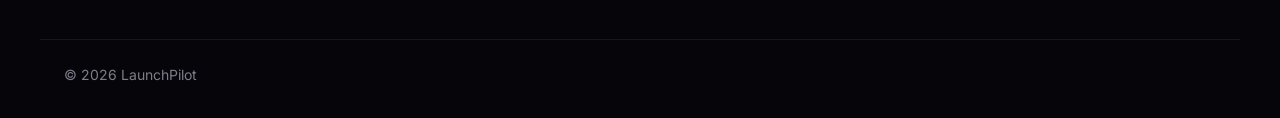
<file: privacy.html>
<!doctype html>
<html lang="en" class="no-js">
  <head>
    <meta charset="UTF-8" />
    <meta name="viewport" content="width=device-width, initial-scale=1" />
    <meta
      http-equiv="Content-Security-Policy"
      content="default-src 'self'; script-src 'self'; style-src 'self'; img-src 'self' data:; font-src 'self'; connect-src https://api.github.com; base-uri 'none'; form-action 'none'"
    />
    <meta name="color-scheme" content="dark" />
    <meta name="theme-color" content="#06060a" />
    <title>Privacy policy — LaunchPilot</title>
    <meta name="description" content="How LaunchPilot handles your personal data." />
    <link rel="icon" type="image/png" sizes="64x64" href="assets/logo-64.png" />
    <link
      rel="preload"
      href="assets/fonts/inter-latin-wght-normal.woff2"
      as="font"
      type="font/woff2"
      crossorigin
    />
    <link rel="stylesheet" href="styles.css?v=cf113c9" />
    <script src="app.js?v=cf113c9" defer></script>
  </head>
  <body data-page="privacy">
    <a class="skip" href="#main" data-i18n="skip">Skip to content</a>
    <div class="progress" aria-hidden="true"><span id="progress"></span></div>

    <header class="nav" id="nav">
      <nav class="nav-pill" aria-label="Main" data-i18n-aria="navLabel">
        <a class="brand" href="index.html" aria-label="LaunchPilot">
          <img src="assets/logo-64.png" alt="" width="30" height="30" />
          <span>LaunchPilot</span>
        </a>
        <ul class="nav-links">
          <li><a href="index.html#features" data-i18n="navFeatures">Features</a></li>
          <li><a href="pricing.html" data-i18n="navPricing">Pricing</a></li>
          <li><a href="changelog.html" data-i18n="navChangelog">Changelog</a></li>
        </ul>
        <div class="nav-actions">
          <button
            type="button"
            class="lang"
            id="lang-toggle"
            aria-label="Afficher le site en français"
          >
            FR
          </button>
        </div>
      </nav>
    </header>

    <main id="main" class="legal-main">
      <div class="container narrow">
        <article class="legal" lang="en" data-lang="en">
          <p class="legal-updated">Last updated: 4 November 2026</p>
          <section id="privacy" aria-labelledby="privacy-en">
            <h1 id="privacy-en">Privacy policy</h1>
            <h3>Controller</h3>
            <p>
              Jordan Brasseur, publisher of LaunchPilot — contact:
              <a href="mailto:support.launchpilot@gmail.com">support.launchpilot@gmail.com</a>.
            </p>
            <h3>Data we process</h3>
            <ul>
              <li>Account: name, email address, password (stored encrypted by Supabase).</li>
              <li>
                Organisation: name, legal details, logo, members and their roles, subscription
                (plan, status, renewal date).
              </li>
              <li>
                Business data you enter (clients, quotes, invoices, tasks…). For this data, you are
                the controller and LaunchPilot acts as a processor on your behalf.
              </li>
              <li>
                Payment: handled by Stripe; we only keep the subscription status and Stripe customer
                reference, never card details.
              </li>
            </ul>
            <h3>Purposes and legal bases</h3>
            <p>
              Providing the software and the subscription (performance of the contract), billing and
              accounting (legal obligation), security and abuse prevention (legitimate interest). No
              advertising, no resale of data.
            </p>
            <h3>Service providers</h3>
            <ul>
              <li>Supabase: database and accounts, hosted in the European Union (Ireland).</li>
              <li>Stripe: payments and invoices.</li>
              <li>Brevo: sending account emails (confirmation, new password).</li>
              <li>GitHub: hosting of this website and of the installer downloads.</li>
            </ul>
            <p>
              Some of these providers are based in the United States; transfers are covered by the
              safeguards provided by the GDPR (standard contractual clauses or adequacy decision).
            </p>
            <h3>Retention</h3>
            <p>
              Your data is kept as long as your account exists. Deleting your organisation erases
              all of its data permanently, invoices included: export them first, as keeping your own
              invoices is your legal obligation. The invoices of your LaunchPilot subscription are
              kept by Stripe for the legal accounting period.
            </p>
            <h3>Cookies</h3>
            <p>
              This website uses no cookies and no tracking. Only your language choice is stored in
              your browser. The download button asks GitHub for the latest version.
            </p>
            <h3>Your rights</h3>
            <p>
              You can access, correct, export or delete your data, and object to its processing, by
              writing to support.launchpilot@gmail.com. You can also lodge a complaint with the
              Belgian Data Protection Authority (rue de la Presse 35, 1000 Brussels,
              www.dataprotectionauthority.be).
            </p>
          </section>
        </article>
        <article class="legal" lang="fr" data-lang="fr" hidden>
          <p class="legal-updated">Dernière mise à jour : 4 novembre 2026</p>
          <section id="confidentialite" aria-labelledby="confidentialite-fr">
            <h1 id="confidentialite-fr">Politique de confidentialité</h1>
            <h3>Responsable du traitement</h3>
            <p>
              Jordan Brasseur, éditeur de LaunchPilot — contact :
              <a href="mailto:support.launchpilot@gmail.com">support.launchpilot@gmail.com</a>.
            </p>
            <h3>Données traitées</h3>
            <ul>
              <li>Compte : nom, adresse e-mail, mot de passe (conservé chiffré par Supabase).</li>
              <li>
                Organisation : nom, informations légales, logo, membres et leurs rôles, abonnement
                (offre, statut, date de renouvellement).
              </li>
              <li>
                Données d’activité que vous saisissez (clients, devis, factures, tâches…). Pour ces
                données, vous êtes responsable du traitement et LaunchPilot agit comme sous-traitant
                pour votre compte.
              </li>
              <li>
                Paiement : géré par Stripe ; nous ne conservons que le statut de l’abonnement et la
                référence client Stripe, jamais les données de carte.
              </li>
            </ul>
            <h3>Finalités et bases légales</h3>
            <p>
              Fournir le logiciel et l’abonnement (exécution du contrat), facturation et
              comptabilité (obligation légale), sécurité et prévention des abus (intérêt légitime).
              Aucune publicité, aucune revente de données.
            </p>
            <h3>Prestataires</h3>
            <ul>
              <li>
                Supabase : base de données et comptes, hébergés dans l’Union européenne (Irlande).
              </li>
              <li>Stripe : paiements et factures.</li>
              <li>Brevo : envoi des e-mails du compte (confirmation, nouveau mot de passe).</li>
              <li>GitHub : hébergement de ce site et des installateurs téléchargeables.</li>
            </ul>
            <p>
              Certains de ces prestataires sont établis aux États-Unis ; les transferts sont
              encadrés par les garanties prévues par le RGPD (clauses contractuelles types ou
              décision d’adéquation).
            </p>
            <h3>Durée de conservation</h3>
            <p>
              Vos données sont conservées tant que votre compte existe. La suppression de votre
              organisation efface définitivement toutes ses données, factures comprises :
              exportez-les avant, leur conservation légale vous incombe. Les factures de votre
              abonnement LaunchPilot sont conservées par Stripe pendant la durée légale comptable.
            </p>
            <h3>Cookies</h3>
            <p>
              Ce site n’utilise aucun cookie ni aucun traceur. Seul votre choix de langue est
              enregistré dans votre navigateur. Le bouton de téléchargement interroge GitHub pour
              connaître la dernière version.
            </p>
            <h3>Vos droits</h3>
            <p>
              Vous pouvez accéder à vos données, les corriger, les exporter, les supprimer ou vous
              opposer à leur traitement en écrivant à support.launchpilot@gmail.com. Vous pouvez
              aussi introduire une réclamation auprès de l’Autorité de protection des données (rue
              de la Presse 35, 1000 Bruxelles, www.autoriteprotectiondonnees.be).
            </p>
          </section>
        </article>
      </div>
    </main>

    <footer class="footer">
      <div class="container footer-bottom">
        <p>© <span id="year">2026</span> LaunchPilot</p>
      </div>
    </footer>
  </body>
</html>
</file>
<file: styles.css>
/* Site de LaunchPilot : univers du logo (espace, orbite violette et bleue), couleurs de l'application. */

@font-face {
  font-family: 'Inter';
  font-style: normal;
  font-weight: 100 900;
  font-display: swap;
  src: url('assets/fonts/inter-latin-wght-normal.woff2') format('woff2');
  unicode-range:
    U+0000-00FF, U+0131, U+0152-0153, U+02BB-02BC, U+02C6, U+02DA, U+02DC, U+0304, U+0308, U+0329,
    U+2000-206F, U+20AC, U+2122, U+2191, U+2193, U+2212, U+2215, U+FEFF, U+FFFD;
}

@font-face {
  font-family: 'Inter';
  font-style: normal;
  font-weight: 100 900;
  font-display: swap;
  src: url('assets/fonts/inter-latin-ext-wght-normal.woff2') format('woff2');
  unicode-range:
    U+0100-02BA, U+02BD-02C5, U+02C7-02CC, U+02CE-02D7, U+02DD-02FF, U+0304, U+0308, U+0329,
    U+1D00-1DBF, U+1E00-1E9F, U+1EF2-1EFF, U+2020, U+20A0-20AB, U+20AD-20C0, U+2113, U+2C60-2C7F,
    U+A720-A7FF;
}

:root {
  --bg: #06060a;
  --surface: #0f0f14;
  --surface-raised: #16161d;
  --surface-hover: #1d1d26;
  --border: rgb(255 255 255 / 0.07);
  --border-strong: rgb(255 255 255 / 0.13);
  --fg: #f5f5f8;
  --fg-muted: #a6a6b2;
  --fg-subtle: #7d7d8a;
  --primary: #6d4aff;
  --primary-hover: #5f3ef5;
  --primary-soft: #a996ff;
  --violet: #b14bff;
  --accent: #3b82f6;
  --accent-soft: #7ab0ff;
  --teal: #2aa7a0;
  --success: #22c55e;
  --warning: #f59e0b;
  --danger: #f87171;
  --radius: 18px;
  --ease: cubic-bezier(0.16, 1, 0.3, 1);
  color-scheme: dark;
}

*,
*::before,
*::after {
  box-sizing: border-box;
}

html {
  scroll-behavior: smooth;
  scroll-padding-top: 96px;
}

body {
  margin: 0;
  background: var(--bg);
  color: var(--fg);
  font-family: 'Inter', 'Segoe UI', system-ui, sans-serif;
  font-size: 16px;
  line-height: 1.6;
  -webkit-font-smoothing: antialiased;
  overflow-x: hidden;
}

img {
  display: block;
  max-width: 100%;
  height: auto;
}

a {
  color: inherit;
  text-decoration: none;
}

h1,
h2,
h3,
p,
figure {
  margin: 0;
}

ul,
ol {
  margin: 0;
  padding: 0;
  list-style: none;
}

button {
  font: inherit;
  color: inherit;
}

:focus-visible {
  outline: 2px solid var(--primary-soft);
  outline-offset: 3px;
  border-radius: 8px;
}

::selection {
  background: rgb(109 74 255 / 0.4);
}

svg {
  width: 20px;
  height: 20px;
  fill: none;
  stroke: currentColor;
  stroke-width: 1.75;
  stroke-linecap: round;
  stroke-linejoin: round;
  flex-shrink: 0;
}

.container {
  position: relative;
  width: 100%;
  max-width: 1200px;
  margin: 0 auto;
  padding: 0 24px;
}

.container.narrow {
  max-width: 820px;
}

.sr-only {
  position: absolute;
  width: 1px;
  height: 1px;
  overflow: hidden;
  clip: rect(0 0 0 0);
  white-space: nowrap;
}

.skip {
  position: absolute;
  left: 12px;
  top: -60px;
  z-index: 200;
  padding: 8px 14px;
  border-radius: 10px;
  background: var(--surface-raised);
}

.skip:focus {
  top: 12px;
}

/* Barre de progression de lecture */
.progress {
  position: fixed;
  inset: 0 0 auto;
  z-index: 120;
  height: 2px;
}

.progress span {
  display: block;
  height: 100%;
  width: 100%;
  transform: scaleX(0);
  transform-origin: left;
  background: linear-gradient(90deg, var(--violet), var(--primary), var(--accent));
}

/* ============================== Boutons ============================== */
.btn {
  position: relative;
  display: inline-flex;
  align-items: center;
  justify-content: center;
  gap: 10px;
  height: 44px;
  padding: 0 20px;
  border-radius: 12px;
  border: 1px solid transparent;
  font-weight: 600;
  font-size: 15px;
  white-space: nowrap;
  overflow: hidden;
  isolation: isolate;
  transition:
    transform 200ms var(--ease),
    background-color 200ms,
    border-color 200ms,
    box-shadow 200ms;
}

.btn:active {
  transform: scale(0.97);
}

.btn-sm {
  height: 36px;
  padding: 0 14px;
  font-size: 14px;
  border-radius: 10px;
}

.btn-lg {
  height: 54px;
  padding: 0 28px;
  font-size: 16px;
  border-radius: 14px;
}

.btn-primary {
  background: linear-gradient(180deg, #7b5bff, var(--primary));
  color: #fff;
  box-shadow:
    inset 0 1px 0 rgb(255 255 255 / 0.25),
    0 8px 24px -8px rgb(109 74 255 / 0.7);
}

.btn-primary:hover {
  transform: translateY(-1px);
  box-shadow:
    inset 0 1px 0 rgb(255 255 255 / 0.3),
    0 14px 36px -10px rgb(109 74 255 / 0.9);
}

/* Reflet qui balaie le bouton */
.btn-glow::after {
  content: '';
  position: absolute;
  inset: 0;
  z-index: -1;
  background: linear-gradient(
    110deg,
    transparent 30%,
    rgb(255 255 255 / 0.28) 50%,
    transparent 70%
  );
  transform: translateX(-120%);
  animation: shine 4.5s var(--ease) infinite 1.5s;
}

.btn-ghost {
  border-color: var(--border-strong);
  background: rgb(255 255 255 / 0.04);
  color: var(--fg);
  backdrop-filter: blur(8px);
}

.btn-ghost:hover {
  background: rgb(255 255 255 / 0.08);
  transform: translateY(-1px);
}

@keyframes shine {
  0%,
  60% {
    transform: translateX(-120%);
  }
  100% {
    transform: translateX(120%);
  }
}

/* ============================== Navigation flottante ============================== */
.nav {
  position: fixed;
  inset: 16px 0 auto;
  z-index: 100;
  display: flex;
  justify-content: center;
  padding: 0 16px;
  pointer-events: none;
}

.nav-pill {
  pointer-events: auto;
  display: flex;
  align-items: center;
  gap: 18px;
  width: 100%;
  max-width: 1080px;
  height: 60px;
  padding: 0 10px 0 16px;
  border: 1px solid transparent;
  border-radius: 18px;
  transition:
    max-width 400ms var(--ease),
    background-color 300ms,
    border-color 300ms,
    box-shadow 300ms;
}

.nav.scrolled .nav-pill {
  max-width: 920px;
  border-color: var(--border-strong);
  background: rgb(12 12 18 / 0.72);
  box-shadow: 0 16px 40px -16px rgb(0 0 0 / 0.8);
  backdrop-filter: blur(16px) saturate(1.4);
}

.brand {
  display: inline-flex;
  align-items: center;
  gap: 10px;
  font-weight: 700;
  letter-spacing: -0.01em;
}

.nav-links {
  display: flex;
  gap: 2px;
  margin-left: 6px;
}

.nav-links a {
  display: block;
  padding: 7px 12px;
  border-radius: 10px;
  color: var(--fg-muted);
  font-size: 14.5px;
  font-weight: 500;
  transition:
    color 200ms,
    background-color 200ms;
}

.nav-links a:hover {
  color: var(--fg);
  background: rgb(255 255 255 / 0.05);
}

.nav-actions {
  display: flex;
  align-items: center;
  gap: 8px;
  margin-left: auto;
}

.lang {
  height: 36px;
  min-width: 42px;
  padding: 0 10px;
  border-radius: 10px;
  border: 1px solid var(--border-strong);
  background: transparent;
  color: var(--fg-muted);
  font-size: 13px;
  font-weight: 600;
  cursor: pointer;
  transition:
    color 200ms,
    background-color 200ms;
}

.lang:hover {
  color: var(--fg);
  background: rgb(255 255 255 / 0.06);
}

/* ============================== Hero ============================== */
.hero {
  position: relative;
  padding: 168px 0 40px;
  overflow: hidden;
}

.stars {
  position: absolute;
  inset: 0;
  width: 100%;
  height: 100%;
  pointer-events: none;
}

.aurora {
  position: absolute;
  inset: -20% -10% auto;
  height: 900px;
  pointer-events: none;
  filter: blur(80px);
  opacity: 0.55;
}

.aurora span {
  position: absolute;
  border-radius: 50%;
  mix-blend-mode: screen;
}

.aurora span:nth-child(1) {
  left: 18%;
  top: 8%;
  width: 520px;
  height: 420px;
  background: radial-gradient(circle, rgb(177 75 255 / 0.55), transparent 65%);
  animation: drift-a 18s ease-in-out infinite alternate;
}

.aurora span:nth-child(2) {
  right: 14%;
  top: 4%;
  width: 560px;
  height: 460px;
  background: radial-gradient(circle, rgb(59 130 246 / 0.5), transparent 65%);
  animation: drift-b 22s ease-in-out infinite alternate;
}

.aurora span:nth-child(3) {
  left: 38%;
  top: 30%;
  width: 480px;
  height: 380px;
  background: radial-gradient(circle, rgb(109 74 255 / 0.5), transparent 65%);
  animation: drift-c 26s ease-in-out infinite alternate;
}

@keyframes drift-a {
  to {
    transform: translate(120px, 60px) scale(1.15);
  }
}

@keyframes drift-b {
  to {
    transform: translate(-140px, 80px) scale(0.9);
  }
}

@keyframes drift-c {
  to {
    transform: translate(60px, -70px) scale(1.2);
  }
}

.grid-lines {
  position: absolute;
  inset: 0;
  pointer-events: none;
  background-image:
    linear-gradient(to right, rgb(255 255 255 / 0.045) 1px, transparent 1px),
    linear-gradient(to bottom, rgb(255 255 255 / 0.045) 1px, transparent 1px);
  background-size: 64px 64px;
  mask-image: radial-gradient(ellipse 70% 55% at 50% 30%, #000 30%, transparent 75%);
}

.hero-content {
  position: relative;
  text-align: center;
}

.announce {
  display: inline-flex;
  align-items: center;
  gap: 10px;
  padding: 5px 14px 5px 5px;
  border-radius: 999px;
  background: rgb(255 255 255 / 0.04);
  color: var(--fg-muted);
  font-size: 14px;
  position: relative;
  isolation: isolate;
  animation: rise 900ms var(--ease) both;
  transition: color 200ms;
}

/* Bordure lumineuse tournante */
.announce::before {
  content: '';
  position: absolute;
  inset: -1px;
  z-index: -1;
  padding: 1px;
  border-radius: inherit;
  background: conic-gradient(
    from var(--angle, 0deg),
    rgb(255 255 255 / 0.1),
    var(--violet),
    var(--accent),
    rgb(255 255 255 / 0.1) 40%
  );
  mask:
    linear-gradient(#000 0 0) content-box,
    linear-gradient(#000 0 0);
  mask-composite: exclude;
  animation: spin-angle 5s linear infinite;
}

@property --angle {
  syntax: '<angle>';
  initial-value: 0deg;
  inherits: false;
}

@keyframes spin-angle {
  to {
    --angle: 360deg;
  }
}

.announce:hover {
  color: var(--fg);
}

.announce svg {
  width: 16px;
  height: 16px;
  transition: transform 200ms var(--ease);
}

.announce:hover svg {
  transform: translateX(3px);
}

.announce-tag {
  padding: 2px 10px;
  border-radius: 999px;
  background: linear-gradient(90deg, var(--violet), var(--primary));
  color: #fff;
  font-size: 12px;
  font-weight: 600;
}

.hero-title {
  margin: 28px auto 0;
  font-size: clamp(2.6rem, 6.6vw, 5.4rem);
  line-height: 1.02;
  font-weight: 750;
  letter-spacing: -0.045em;
}

.title-line {
  display: block;
  animation: rise 1000ms var(--ease) both;
}

.title-line + .title-line {
  animation-delay: 120ms;
}

.gradient-text {
  background: linear-gradient(
    100deg,
    #ffffff 0%,
    var(--primary-soft) 30%,
    var(--violet) 50%,
    var(--accent-soft) 70%,
    #ffffff 100%
  );
  background-size: 220% 100%;
  background-clip: text;
  -webkit-background-clip: text;
  color: transparent;
  animation:
    rise 1000ms var(--ease) 120ms both,
    pan 9s ease-in-out infinite alternate;
}

@keyframes pan {
  to {
    background-position: 100% 0;
  }
}

.lead {
  max-width: 680px;
  margin: 26px auto 0;
  color: var(--fg-muted);
  font-size: clamp(1.05rem, 2vw, 1.25rem);
  text-wrap: pretty;
}

.hero-fade {
  animation: rise 1000ms var(--ease) 260ms both;
}

.cta {
  display: flex;
  flex-wrap: wrap;
  justify-content: center;
  gap: 14px;
  margin-top: 38px;
}

.cta .btn-ghost svg {
  width: 18px;
  height: 18px;
}

.meta {
  display: flex;
  flex-wrap: wrap;
  align-items: center;
  justify-content: center;
  gap: 10px;
  margin-top: 18px;
  color: var(--fg-subtle);
  font-size: 14px;
}

.meta .dot {
  width: 4px;
  height: 4px;
  border-radius: 50%;
  background: var(--fg-subtle);
}

@keyframes rise {
  from {
    opacity: 0;
    transform: translateY(24px);
    filter: blur(8px);
  }
}

/* Capture en perspective, redressée au défilement (piloté par app.js via --tilt). */
.hero-stage {
  position: relative;
  margin-top: 72px;
  perspective: 1600px;
  animation: rise 1200ms var(--ease) 420ms both;
}

.tilt {
  --tilt: 1;
  position: relative;
  transform: rotateX(calc(var(--tilt) * 22deg)) scale(calc(1 - var(--tilt) * 0.06));
  transform-origin: 50% 0%;
  will-change: transform;
}

.halo {
  position: absolute;
  inset: 10% 8% -6%;
  z-index: -1;
  border-radius: 50%;
  background: radial-gradient(
    closest-side,
    rgb(109 74 255 / 0.55),
    rgb(59 130 246 / 0.25),
    transparent
  );
  filter: blur(60px);
}

.window {
  position: relative;
  overflow: hidden;
  border-radius: var(--radius);
  background: var(--surface);
  box-shadow:
    0 0 0 1px var(--border-strong),
    0 40px 120px -30px rgb(0 0 0 / 0.9),
    0 0 80px -20px rgb(109 74 255 / 0.35);
}

/* Liseré lumineux en haut de la fenêtre */
.window::after {
  content: '';
  position: absolute;
  inset: 0 10% auto;
  height: 1px;
  background: linear-gradient(90deg, transparent, rgb(255 255 255 / 0.5), transparent);
}

/* Notifications flottantes autour de la capture */
.chip {
  position: absolute;
  display: flex;
  align-items: center;
  gap: 12px;
  padding: 10px 16px 10px 10px;
  border: 1px solid var(--border-strong);
  border-radius: 14px;
  background: rgb(18 18 26 / 0.82);
  backdrop-filter: blur(14px);
  box-shadow: 0 20px 50px -20px rgb(0 0 0 / 0.9);
  font-size: 13px;
  line-height: 1.35;
  animation:
    pop 800ms var(--ease) both,
    bob 6s ease-in-out infinite;
}

.chip strong {
  display: block;
  font-weight: 600;
}

.chip small {
  color: var(--fg-subtle);
  font-size: 12px;
}

.chip-icon {
  display: grid;
  place-items: center;
  width: 34px;
  height: 34px;
  border-radius: 10px;
}

.chip-icon svg {
  width: 17px;
  height: 17px;
}

.chip-icon.success {
  background: rgb(34 197 94 / 0.15);
  color: var(--success);
}

.chip-icon.warning {
  background: rgb(245 158 11 / 0.15);
  color: var(--warning);
}

.chip-icon.primary {
  background: rgb(109 74 255 / 0.18);
  color: var(--primary-soft);
}

.chip-1 {
  left: -8px;
  top: 22%;
  animation-delay: 1100ms, 1900ms;
}

.chip-2 {
  right: -12px;
  top: 8%;
  animation-delay: 1350ms, 2400ms;
}

.chip-3 {
  right: 4%;
  bottom: 14%;
  animation-delay: 1600ms, 2900ms;
}

@keyframes pop {
  from {
    opacity: 0;
    transform: translateY(16px) scale(0.92);
  }
}

@keyframes bob {
  0%,
  100% {
    translate: 0 0;
  }
  50% {
    translate: 0 -10px;
  }
}

/* ============================== Bandeau défilant ============================== */
.marquee {
  position: relative;
  padding: 36px 0;
  border-block: 1px solid var(--border);
  background: rgb(255 255 255 / 0.015);
  overflow: hidden;
  mask-image: linear-gradient(90deg, transparent, #000 12%, #000 88%, transparent);
}

.marquee-track {
  display: flex;
  width: max-content;
  animation: marquee 40s linear infinite;
}

.marquee:hover .marquee-track {
  animation-play-state: paused;
}

.marquee-list {
  display: flex;
  gap: 56px;
  padding-right: 56px;
}

.marquee-list li {
  display: flex;
  align-items: center;
  gap: 56px;
  color: var(--fg-muted);
  font-size: 18px;
  font-weight: 600;
  letter-spacing: -0.01em;
  white-space: nowrap;
}

.marquee-list li::after {
  content: '';
  width: 6px;
  height: 6px;
  border-radius: 50%;
  background: linear-gradient(135deg, var(--violet), var(--accent));
}

@keyframes marquee {
  to {
    transform: translateX(-50%);
  }
}

/* ============================== Sections ============================== */
.section {
  position: relative;
  padding: 140px 0;
}

.section-head {
  max-width: 760px;
}

.section-head.center {
  margin: 0 auto;
  text-align: center;
}

.kicker {
  display: inline-block;
  background: linear-gradient(90deg, var(--primary-soft), var(--accent-soft));
  background-clip: text;
  -webkit-background-clip: text;
  color: transparent;
  font-size: 14px;
  font-weight: 650;
  letter-spacing: 0.04em;
  text-transform: uppercase;
}

h2 {
  margin-top: 14px;
  font-size: clamp(2rem, 4.4vw, 3.4rem);
  line-height: 1.08;
  font-weight: 750;
  letter-spacing: -0.04em;
  text-wrap: balance;
}

.section-lead {
  margin-top: 18px;
  color: var(--fg-muted);
  font-size: 18px;
  text-wrap: pretty;
}

/* Apparition au défilement (classe ajoutée par app.js) */
.reveal {
  opacity: 0;
  transform: translateY(32px);
  filter: blur(6px);
  transition:
    opacity 900ms var(--ease),
    transform 900ms var(--ease),
    filter 900ms var(--ease);
  transition-delay: var(--delay, 0ms);
}

.reveal.in {
  opacity: 1;
  transform: none;
  filter: none;
}

.no-js .reveal {
  opacity: 1;
  transform: none;
  filter: none;
}

/* ============================== Bento ============================== */
.bento {
  display: grid;
  grid-template-columns: repeat(4, minmax(0, 1fr));
  gap: 18px;
  margin-top: 64px;
}

.card {
  position: relative;
  display: flex;
  flex-direction: column;
  padding: 26px;
  border-radius: var(--radius);
  background: linear-gradient(180deg, rgb(255 255 255 / 0.035), rgb(255 255 255 / 0.01));
  box-shadow: inset 0 0 0 1px var(--border);
  overflow: hidden;
  isolation: isolate;
}

.span-2 {
  grid-column: span 2;
}

.card h3 {
  padding-top: 22px;
  font-size: 18px;
  font-weight: 650;
  letter-spacing: -0.015em;
}

.card p {
  margin-top: 8px;
  color: var(--fg-muted);
  font-size: 15px;
}

/* Halo qui suit la souris (--x et --y posés par app.js) */
.spot::before {
  content: '';
  position: absolute;
  inset: 0;
  z-index: -1;
  border-radius: inherit;
  background: radial-gradient(
    420px circle at var(--x, 50%) var(--y, -40%),
    rgb(109 74 255 / 0.16),
    transparent 60%
  );
  opacity: 0;
  transition: opacity 300ms;
}

.spot::after {
  content: '';
  position: absolute;
  inset: 0;
  border-radius: inherit;
  padding: 1px;
  background: radial-gradient(
    300px circle at var(--x, 50%) var(--y, -40%),
    rgb(169 150 255 / 0.6),
    transparent 60%
  );
  mask:
    linear-gradient(#000 0 0) content-box,
    linear-gradient(#000 0 0);
  mask-composite: exclude;
  opacity: 0;
  transition: opacity 300ms;
  pointer-events: none;
}

.spot:hover::before,
.spot:hover::after {
  opacity: 1;
}

.art {
  position: relative;
  height: 170px;
  border-radius: 14px;
  background:
    radial-gradient(circle at 50% 120%, rgb(109 74 255 / 0.18), transparent 60%), rgb(0 0 0 / 0.25);
  box-shadow: inset 0 0 0 1px var(--border);
  overflow: hidden;
}

/* Les animations ne tournent que lorsque la carte est visible. */
.card:not(.in) .art *,
.card:not(.in) .art {
  animation-play-state: paused !important;
}

/* Kanban : une carte traverse les colonnes */
.art-kanban {
  display: grid;
  grid-template-columns: repeat(3, 1fr);
  gap: 12px;
  padding: 16px;
}

.art-kanban .col {
  display: flex;
  flex-direction: column;
  gap: 8px;
  padding: 10px;
  border-radius: 10px;
  background: rgb(255 255 255 / 0.03);
  box-shadow: inset 0 0 0 1px var(--border);
}

.col-title {
  color: var(--fg-subtle);
  font-size: 11px;
  font-weight: 600;
  text-transform: uppercase;
  letter-spacing: 0.06em;
}

.art-kanban i {
  display: block;
  height: 26px;
  border-radius: 7px;
  background: rgb(255 255 255 / 0.07);
}

.art-kanban i.short {
  width: 70%;
}

.art-kanban .moving {
  position: absolute;
  left: 26px;
  top: 92px;
  width: calc((100% - 32px - 24px) / 3 - 20px);
  height: 30px;
  background: linear-gradient(90deg, rgb(109 74 255 / 0.9), rgb(59 130 246 / 0.9));
  box-shadow: 0 10px 30px -8px rgb(109 74 255 / 0.9);
  animation: kanban 6s var(--ease) infinite;
}

@keyframes kanban {
  0%,
  12% {
    transform: translateX(0);
  }
  38%,
  50% {
    transform: translateX(calc(100% + 32px));
  }
  76%,
  88% {
    transform: translateX(calc(200% + 64px));
  }
  100% {
    transform: translateX(0);
    opacity: 0;
  }
}

/* Facture : paiement qui se remplit puis tampon « payée » */
.art-invoice {
  display: grid;
  place-items: center;
}

.paper {
  position: relative;
  width: 62%;
  height: 132px;
  padding: 16px;
  border-radius: 10px;
  background: #f4f4f7;
  box-shadow: 0 20px 40px -16px rgb(0 0 0 / 0.8);
  transform: rotate(-3deg);
}

.paper .l {
  display: block;
  height: 7px;
  margin-bottom: 9px;
  border-radius: 4px;
  background: #d8d8e0;
}

.w40 {
  width: 40%;
}
.w60 {
  width: 60%;
}
.w70 {
  width: 70%;
}
.w80 {
  width: 80%;
}

.pay {
  height: 6px;
  margin-top: 14px;
  border-radius: 3px;
  background: #e2e2ea;
  overflow: hidden;
}

.pay span {
  display: block;
  height: 100%;
  background: var(--success);
  transform-origin: left;
  animation: fill 5s var(--ease) infinite;
}

@keyframes fill {
  0% {
    transform: scaleX(0);
  }
  30% {
    transform: scaleX(0.42);
  }
  55%,
  100% {
    transform: scaleX(1);
  }
}

.stamp {
  position: absolute;
  right: -10px;
  top: 34px;
  padding: 4px 12px;
  border: 2px solid var(--success);
  border-radius: 8px;
  color: var(--success);
  font-size: 15px;
  font-weight: 800;
  letter-spacing: 0.1em;
  text-transform: uppercase;
  background: rgb(244 244 247 / 0.9);
  animation: stamp 5s var(--ease) infinite;
}

@keyframes stamp {
  0%,
  55% {
    opacity: 0;
    transform: rotate(-14deg) scale(1.8);
  }
  65%,
  100% {
    opacity: 1;
    transform: rotate(-14deg) scale(1);
  }
}

/* Trésorerie : barres qui montent */
.art-bars {
  display: flex;
  align-items: flex-end;
  gap: 8px;
  padding: 18px 18px 0;
}

.art-bars i {
  flex: 1;
  border-radius: 6px 6px 0 0;
  background: linear-gradient(180deg, #8b6dff, rgb(109 74 255 / 0.35));
  transform-origin: bottom;
  animation: grow 4.8s var(--ease) infinite;
}

.art-bars i:nth-child(3n) {
  background: linear-gradient(180deg, var(--teal), rgb(42 167 160 / 0.3));
}

.art-bars i:nth-child(1) {
  height: 38%;
}
.art-bars i:nth-child(2) {
  height: 58%;
  animation-delay: 80ms;
}
.art-bars i:nth-child(3) {
  height: 30%;
  animation-delay: 160ms;
}
.art-bars i:nth-child(4) {
  height: 76%;
  animation-delay: 240ms;
}
.art-bars i:nth-child(5) {
  height: 52%;
  animation-delay: 320ms;
}
.art-bars i:nth-child(6) {
  height: 88%;
  animation-delay: 400ms;
}
.art-bars i:nth-child(7) {
  height: 44%;
  animation-delay: 480ms;
}
.art-bars i:nth-child(8) {
  height: 68%;
  animation-delay: 560ms;
}

@keyframes grow {
  0% {
    transform: scaleY(0.05);
  }
  35%,
  85% {
    transform: scaleY(1);
  }
  100% {
    transform: scaleY(0.05);
  }
}

/* Rappels : notifications qui s'empilent */
.art-toasts {
  display: flex;
  flex-direction: column;
  justify-content: center;
  gap: 10px;
  padding: 0 18px;
}

.toast {
  display: flex;
  align-items: center;
  gap: 10px;
  padding: 10px;
  border-radius: 10px;
  background: rgb(255 255 255 / 0.06);
  box-shadow: inset 0 0 0 1px var(--border);
  animation: toast 6s var(--ease) infinite;
}

.toast b {
  width: 22px;
  height: 22px;
  border-radius: 7px;
  background: rgb(245 158 11 / 0.3);
}

.toast i {
  flex: 1;
  height: 7px;
  border-radius: 4px;
  background: rgb(255 255 255 / 0.12);
}

.t2 {
  animation-delay: 400ms;
}

.t2 b {
  background: rgb(109 74 255 / 0.4);
}

.t3 {
  animation-delay: 800ms;
}

.t3 b {
  background: rgb(34 197 94 / 0.35);
}

@keyframes toast {
  0% {
    opacity: 0;
    transform: translateX(40px);
  }
  12%,
  80% {
    opacity: 1;
    transform: none;
  }
  100% {
    opacity: 0;
    transform: translateX(-20px);
  }
}

/* Automatisations : déclencheur → action */
.art-flow {
  display: flex;
  align-items: center;
  justify-content: center;
  gap: 0;
  padding: 0 24px;
}

.node {
  display: flex;
  flex-direction: column;
  gap: 4px;
  max-width: 220px;
  padding: 14px 16px;
  border-radius: 12px;
  background: rgb(255 255 255 / 0.05);
  box-shadow: inset 0 0 0 1px var(--border-strong);
  font-size: 14px;
  font-weight: 600;
  line-height: 1.3;
}

.node small {
  color: var(--fg-subtle);
  font-size: 11px;
  font-weight: 700;
  text-transform: uppercase;
  letter-spacing: 0.08em;
}

.node.accent {
  background: rgb(109 74 255 / 0.14);
  box-shadow:
    inset 0 0 0 1px rgb(109 74 255 / 0.5),
    0 0 40px -10px rgb(109 74 255 / 0.7);
  animation: pulse 3s ease-in-out infinite;
}

.wire {
  position: relative;
  flex: 1;
  min-width: 40px;
  max-width: 120px;
  height: 2px;
  background: repeating-linear-gradient(90deg, rgb(255 255 255 / 0.25) 0 6px, transparent 6px 12px);
  background-size: 24px 2px;
  animation: dash 1s linear infinite;
}

.wire i {
  position: absolute;
  top: -4px;
  left: 0;
  width: 10px;
  height: 10px;
  border-radius: 50%;
  background: var(--primary-soft);
  box-shadow: 0 0 14px var(--primary);
  animation: travel 3s var(--ease) infinite;
}

@keyframes dash {
  to {
    background-position: 24px 0;
  }
}

@keyframes travel {
  0% {
    left: 0;
    opacity: 0;
  }
  15% {
    opacity: 1;
  }
  85% {
    opacity: 1;
  }
  100% {
    left: calc(100% - 10px);
    opacity: 0;
  }
}

@keyframes pulse {
  50% {
    box-shadow:
      inset 0 0 0 1px rgb(109 74 255 / 0.8),
      0 0 60px -6px rgb(109 74 255 / 0.9);
  }
}

/* Recommandations : lignes qui apparaissent */
.art-insights {
  display: flex;
  flex-direction: column;
  justify-content: center;
  gap: 12px;
  padding: 0 20px;
}

.art-insights .row {
  display: flex;
  align-items: center;
  gap: 12px;
  animation: row 5s var(--ease) infinite;
}

.art-insights .row b {
  width: 12px;
  height: 12px;
  border-radius: 50%;
}

.art-insights .row i {
  flex: 1;
  height: 8px;
  border-radius: 4px;
  background: rgb(255 255 255 / 0.1);
}

.dot-danger {
  background: var(--danger);
  box-shadow: 0 0 12px var(--danger);
}

.dot-warning {
  background: var(--warning);
  box-shadow: 0 0 12px var(--warning);
}

.dot-ok {
  background: var(--success);
  box-shadow: 0 0 12px var(--success);
}

.r2 {
  animation-delay: 250ms;
}

.r3 {
  animation-delay: 500ms;
}

@keyframes row {
  0% {
    opacity: 0;
    transform: translateY(10px);
  }
  15%,
  85% {
    opacity: 1;
    transform: none;
  }
  100% {
    opacity: 0;
  }
}

/* Export : pièces converties en fichiers */
.art-export {
  display: flex;
  align-items: center;
  justify-content: center;
  gap: 14px;
}

.doc {
  display: grid;
  place-items: end center;
  width: 62px;
  height: 78px;
  padding-bottom: 10px;
  border-radius: 8px;
  background: rgb(255 255 255 / 0.07);
  box-shadow: inset 0 0 0 1px var(--border-strong);
  color: var(--fg-muted);
  font-size: 12px;
  font-weight: 700;
  letter-spacing: 0.05em;
}

.doc.csv {
  background: rgb(34 197 94 / 0.12);
  color: var(--success);
  box-shadow: inset 0 0 0 1px rgb(34 197 94 / 0.4);
}

.doc.json {
  background: rgb(59 130 246 / 0.12);
  color: var(--accent-soft);
  box-shadow: inset 0 0 0 1px rgb(59 130 246 / 0.4);
}

.beam {
  display: flex;
  gap: 6px;
}

.beam i {
  width: 6px;
  height: 6px;
  border-radius: 50%;
  background: var(--primary-soft);
  animation: beam 1.4s ease-in-out infinite;
}

.beam i:nth-child(2) {
  animation-delay: 150ms;
}

.beam i:nth-child(3) {
  animation-delay: 300ms;
}

@keyframes beam {
  0%,
  100% {
    opacity: 0.2;
    transform: scale(0.8);
  }
  50% {
    opacity: 1;
    transform: scale(1.2);
  }
}

/* Sécurité : bouclier en orbite */
.art-shield {
  display: grid;
  place-items: center;
}

.art-shield svg {
  position: relative;
  width: 64px;
  height: 64px;
  padding: 14px;
  border-radius: 20px;
  background: rgb(109 74 255 / 0.18);
  color: var(--primary-soft);
  box-shadow: 0 0 50px -6px rgb(109 74 255 / 0.8);
}

.art-shield .ring {
  position: absolute;
  width: 140px;
  height: 140px;
  border-radius: 50%;
  border: 1px dashed rgb(169 150 255 / 0.35);
  animation: orbit 14s linear infinite;
}

.art-shield .ring::before {
  content: '';
  position: absolute;
  top: -5px;
  left: 50%;
  width: 10px;
  height: 10px;
  border-radius: 50%;
  background: var(--accent-soft);
  box-shadow: 0 0 16px var(--accent);
}

@keyframes orbit {
  to {
    transform: rotate(360deg);
  }
}

/* ============================== Visite guidée ============================== */
.tour {
  display: grid;
  grid-template-columns: minmax(0, 5fr) minmax(0, 7fr);
  gap: 64px;
  margin-top: 56px;
}

/* Étape inactive estompée sans passer sous le contraste AA ; l'active porte une barre colorée. */
.tour-step {
  position: relative;
  display: flex;
  flex-direction: column;
  justify-content: center;
  min-height: 72vh;
  padding-left: 28px;
  opacity: 0.74;
  transition: opacity 500ms var(--ease);
}

.tour-step::before {
  content: '';
  position: absolute;
  left: 0;
  top: 50%;
  width: 2px;
  height: 0;
  border-radius: 2px;
  background: linear-gradient(180deg, var(--violet), var(--accent));
  transform: translateY(-50%);
  transition: height 600ms var(--ease);
}

.tour-step.active {
  opacity: 1;
}

.tour-step.active::before {
  height: 70%;
}

.step-index {
  color: var(--fg-muted);
  font-size: 13px;
  font-weight: 600;
  font-variant-numeric: tabular-nums;
  letter-spacing: 0.1em;
}

.tour-step .kicker {
  margin-top: 10px;
}

.tour-step h3 {
  margin-top: 10px;
  font-size: clamp(1.6rem, 3vw, 2.4rem);
  line-height: 1.12;
  font-weight: 700;
  letter-spacing: -0.035em;
}

.tour-step p:last-of-type {
  margin-top: 16px;
  color: var(--fg-muted);
  font-size: 17px;
}

.tour-inline {
  display: none;
}

.tour-stage {
  position: sticky;
  top: calc(50vh - 220px);
  align-self: start;
}

.tour-frame {
  aspect-ratio: 1440 / 900;
}

.tour-shot {
  position: absolute;
  inset: 0;
  width: 100%;
  height: 100%;
  object-fit: cover;
  opacity: 0;
  transform: scale(1.03);
  transition:
    opacity 700ms var(--ease),
    transform 900ms var(--ease);
}

.tour-shot.active {
  opacity: 1;
  transform: none;
}

.tour-dots {
  display: flex;
  justify-content: center;
  gap: 8px;
  margin-top: 22px;
}

.tour-dots i {
  width: 8px;
  height: 8px;
  border-radius: 999px;
  background: rgb(255 255 255 / 0.18);
  transition:
    width 400ms var(--ease),
    background-color 400ms;
}

.tour-dots i.active {
  width: 28px;
  background: linear-gradient(90deg, var(--violet), var(--accent));
}

/* ============================== Étapes ============================== */
.how {
  position: relative;
  display: grid;
  grid-template-columns: repeat(3, minmax(0, 1fr));
  gap: 24px;
  margin-top: 64px;
  counter-reset: how;
}

/* Ligne qui relie les étapes, dessinée à l'apparition */
.how::before {
  content: '';
  position: absolute;
  top: 28px;
  left: 16%;
  right: 16%;
  height: 1px;
  background: linear-gradient(90deg, var(--violet), var(--primary), var(--accent));
  transform: scaleX(var(--line, 0));
  transform-origin: left;
  transition: transform 1600ms var(--ease) 300ms;
}

.how.drawn::before {
  --line: 1;
}

.how-step {
  position: relative;
  text-align: center;
}

.how-num {
  display: grid;
  place-items: center;
  width: 56px;
  height: 56px;
  margin: 0 auto;
  border-radius: 50%;
  background: var(--bg);
  box-shadow:
    inset 0 0 0 1px var(--border-strong),
    0 0 40px -8px rgb(109 74 255 / 0.7);
  font-size: 20px;
  font-weight: 700;
  color: var(--primary-soft);
}

.how-step h3 {
  margin-top: 22px;
  font-size: 20px;
  font-weight: 650;
  letter-spacing: -0.02em;
}

.how-step p {
  max-width: 300px;
  margin: 10px auto 0;
  color: var(--fg-muted);
}

/* ============================== Tarifs ============================== */
.period {
  position: relative;
  display: inline-flex;
  margin-top: 32px;
  padding: 5px;
  border-radius: 14px;
  background: rgb(255 255 255 / 0.04);
  box-shadow: inset 0 0 0 1px var(--border);
}

.period-indicator {
  position: absolute;
  top: 5px;
  left: 0;
  height: calc(100% - 10px);
  width: 0;
  border-radius: 10px;
  background: rgb(255 255 255 / 0.1);
  box-shadow: inset 0 0 0 1px var(--border-strong);
  transition:
    transform 450ms var(--ease),
    width 450ms var(--ease);
}

.period-btn {
  position: relative;
  display: inline-flex;
  align-items: center;
  gap: 8px;
  height: 40px;
  padding: 0 18px;
  border: 0;
  border-radius: 10px;
  background: transparent;
  color: var(--fg-muted);
  font-size: 15px;
  font-weight: 500;
  cursor: pointer;
  transition: color 300ms;
}

.period-btn[aria-pressed='true'] {
  color: var(--fg);
}

.pill {
  padding: 2px 9px;
  border-radius: 999px;
  background: rgb(34 197 94 / 0.15);
  color: var(--success);
  font-size: 12px;
  font-weight: 600;
}

.plans {
  display: grid;
  grid-template-columns: repeat(3, minmax(0, 1fr));
  gap: 18px;
  margin-top: 56px;
  align-items: stretch;
}

.plan {
  position: relative;
  display: flex;
  flex-direction: column;
  padding: 32px;
  border-radius: 22px;
  background: linear-gradient(180deg, rgb(255 255 255 / 0.035), rgb(255 255 255 / 0.01));
  box-shadow: inset 0 0 0 1px var(--border);
  isolation: isolate;
}

/* Offre mise en avant : bordure dégradée animée */
.plan.featured {
  background:
    linear-gradient(180deg, rgb(109 74 255 / 0.12), rgb(109 74 255 / 0.02)) padding-box,
    linear-gradient(var(--surface), var(--surface)) padding-box,
    conic-gradient(
        from var(--angle, 0deg),
        var(--violet),
        var(--accent),
        var(--primary),
        var(--violet)
      )
      border-box;
  border: 1px solid transparent;
  box-shadow: 0 30px 80px -30px rgb(109 74 255 / 0.6);
  animation: spin-angle 8s linear infinite;
}

.badge {
  position: absolute;
  top: -13px;
  left: 32px;
  padding: 4px 12px;
  border-radius: 999px;
  background: linear-gradient(90deg, var(--violet), var(--primary));
  color: #fff;
  font-size: 12px;
  font-weight: 600;
  box-shadow: 0 8px 20px -6px rgb(109 74 255 / 0.8);
}

.plan h3 {
  font-size: 22px;
  font-weight: 700;
  letter-spacing: -0.02em;
}

.plan-tagline {
  margin-top: 4px;
  color: var(--fg-muted);
  font-size: 15px;
}

.price {
  display: flex;
  align-items: baseline;
  gap: 8px;
  margin-top: 26px;
}

.amount {
  font-size: 48px;
  font-weight: 750;
  letter-spacing: -0.04em;
  font-variant-numeric: tabular-nums;
}

.per {
  color: var(--fg-subtle);
  font-size: 14px;
}

.price-note {
  min-height: 22px;
  margin-top: 2px;
  color: var(--fg-subtle);
  font-size: 13px;
}

.limits {
  flex: 1;
  margin: 24px 0 28px;
  padding-top: 24px;
  border-top: 1px solid var(--border);
}

.limits li {
  position: relative;
  padding-left: 30px;
  color: var(--fg-muted);
  font-size: 15px;
}

.limits li + li {
  margin-top: 12px;
}

.limits li::before {
  content: '';
  position: absolute;
  left: 0;
  top: 3px;
  width: 18px;
  height: 18px;
  border-radius: 50%;
  background: rgb(109 74 255 / 0.18);
}

.limits li::after {
  content: '';
  position: absolute;
  left: 5px;
  top: 8px;
  width: 8px;
  height: 4px;
  border-left: 2px solid var(--primary-soft);
  border-bottom: 2px solid var(--primary-soft);
  transform: rotate(-45deg);
}

.included {
  margin-top: 32px;
  color: var(--fg-muted);
  text-align: center;
}

/* ============================== Questions ============================== */
.faq {
  margin-top: 48px;
  border-radius: var(--radius);
  background: rgb(255 255 255 / 0.02);
  box-shadow: inset 0 0 0 1px var(--border);
}

.faq-item + .faq-item {
  border-top: 1px solid var(--border);
}

.faq h3 {
  font-size: inherit;
  font-weight: inherit;
}

.faq-q {
  display: flex;
  align-items: center;
  justify-content: space-between;
  gap: 20px;
  width: 100%;
  padding: 22px 26px;
  border: 0;
  background: transparent;
  font-size: 17px;
  font-weight: 600;
  text-align: left;
  cursor: pointer;
}

.faq-q::after {
  content: '';
  flex-shrink: 0;
  width: 22px;
  height: 22px;
  border-radius: 50%;
  background:
    linear-gradient(var(--fg-muted), var(--fg-muted)) center / 10px 1.5px no-repeat,
    linear-gradient(var(--fg-muted), var(--fg-muted)) center / 1.5px 10px no-repeat;
  box-shadow: inset 0 0 0 1px var(--border-strong);
  transition: transform 400ms var(--ease);
}

.faq-q[aria-expanded='true']::after {
  transform: rotate(135deg);
}

/* Hauteur animée sans JavaScript de mesure (grille 0fr → 1fr) */
.faq-a {
  display: grid;
  grid-template-rows: 0fr;
  transition: grid-template-rows 450ms var(--ease);
}

.faq-a > div {
  overflow: hidden;
}

.faq-a p {
  padding: 0 26px 24px;
  color: var(--fg-muted);
}

.faq-q[aria-expanded='true'] + .faq-a,
.faq-item:has(.faq-q[aria-expanded='true']) .faq-a {
  grid-template-rows: 1fr;
}

/* ============================== Appel final ============================== */
.final {
  position: relative;
  padding: 160px 0 170px;
  overflow: hidden;
  background: radial-gradient(60% 60% at 50% 50%, rgb(109 74 255 / 0.18), transparent 70%);
}

.final-inner {
  display: flex;
  flex-direction: column;
  align-items: center;
  text-align: center;
}

.orbit {
  position: relative;
  display: grid;
  place-items: center;
  width: 200px;
  height: 200px;
}

.orbit img {
  animation: float 6s ease-in-out infinite;
  filter: drop-shadow(0 0 30px rgb(109 74 255 / 0.6));
}

.orbit-ring {
  position: absolute;
  inset: 0;
  border-radius: 50%;
  padding: 2px;
  background: conic-gradient(
    from 0deg,
    transparent 0 55%,
    var(--violet) 75%,
    var(--accent) 92%,
    transparent 100%
  );
  mask:
    linear-gradient(#000 0 0) content-box,
    linear-gradient(#000 0 0);
  mask-composite: exclude;
  animation: orbit 3s linear infinite;
}

.orbit-ring.two {
  inset: -26px;
  opacity: 0.45;
  animation-duration: 7s;
  animation-direction: reverse;
}

@keyframes float {
  50% {
    transform: translateY(-10px) scale(1.03);
  }
}

.final h2 {
  margin-top: 40px;
}

.final p {
  margin-top: 14px;
  color: var(--fg-muted);
  font-size: 18px;
}

.final .btn {
  margin-top: 36px;
}

.final .meta {
  margin-top: 16px;
}

/* ============================== Tarifs (pricing.html) ============================== */
.pricing-plans {
  padding-top: 40px;
}

.pricing-plans .plans {
  margin-top: 24px;
}

.billed {
  margin-top: 2px;
  color: var(--fg-subtle);
  font-size: 13px;
}

/* Offre conseillée par l'assistant */
.match-chip {
  position: absolute;
  top: 18px;
  right: 18px;
  display: inline-flex;
  align-items: center;
  gap: 6px;
  padding: 3px 10px;
  border-radius: 999px;
  background: rgb(34 197 94 / 0.14);
  color: var(--success);
  font-size: 12px;
  font-weight: 600;
  opacity: 0;
  transform: translateY(-4px) scale(0.96);
  transition:
    opacity 300ms var(--ease),
    transform 300ms var(--ease);
  pointer-events: none;
}

.match-chip::before {
  content: '';
  width: 6px;
  height: 6px;
  border-radius: 50%;
  background: currentColor;
}

.plan.match .match-chip {
  opacity: 1;
  transform: none;
}

.plan:not(.featured) {
  transition: box-shadow 400ms var(--ease);
}

.plan.match:not(.featured) {
  box-shadow:
    inset 0 0 0 1px rgb(34 197 94 / 0.45),
    0 24px 60px -30px rgb(34 197 94 / 0.45);
}

.trust {
  display: flex;
  flex-wrap: wrap;
  justify-content: center;
  gap: 10px 28px;
  margin-top: 40px;
  color: var(--fg-muted);
  font-size: 14.5px;
}

.trust li {
  position: relative;
  padding-left: 26px;
}

.trust li::before {
  content: '';
  position: absolute;
  left: 0;
  top: 3px;
  width: 18px;
  height: 18px;
  border-radius: 50%;
  background: rgb(109 74 255 / 0.18);
}

.trust li::after {
  content: '';
  position: absolute;
  left: 5px;
  top: 8px;
  width: 8px;
  height: 4px;
  border-left: 2px solid var(--primary-soft);
  border-bottom: 2px solid var(--primary-soft);
  transform: rotate(-45deg);
}

/* Assistant de choix */
.finder-section {
  padding-top: 60px;
}

.finder {
  display: grid;
  grid-template-columns: minmax(0, 1.2fr) minmax(0, 1fr);
  gap: 18px;
  max-width: 1000px;
  margin: 56px auto 0;
}

.finder-inputs {
  display: grid;
  gap: 26px;
  padding: 32px;
  border-radius: 22px;
  background: linear-gradient(180deg, rgb(255 255 255 / 0.035), rgb(255 255 255 / 0.01));
  box-shadow: inset 0 0 0 1px var(--border);
}

.range-head {
  display: flex;
  align-items: baseline;
  justify-content: space-between;
  gap: 12px;
  margin-bottom: 12px;
}

.range-head label {
  color: var(--fg-muted);
  font-size: 15px;
  font-weight: 500;
}

.range-value {
  font-size: 18px;
  font-weight: 700;
  font-variant-numeric: tabular-nums;
  letter-spacing: -0.01em;
}

.range input {
  --fill: 0%;
  width: 100%;
  height: 22px;
  margin: 0;
  background: transparent;
  appearance: none;
  cursor: pointer;
}

.range input::-webkit-slider-runnable-track {
  height: 6px;
  border-radius: 999px;
  background:
    linear-gradient(90deg, var(--violet), var(--primary), var(--accent)) 0 / var(--fill) 100%
      no-repeat,
    rgb(255 255 255 / 0.09);
}

.range input::-moz-range-track {
  height: 6px;
  border-radius: 999px;
  background:
    linear-gradient(90deg, var(--violet), var(--primary), var(--accent)) 0 / var(--fill) 100%
      no-repeat,
    rgb(255 255 255 / 0.09);
}

.range input::-webkit-slider-thumb {
  width: 22px;
  height: 22px;
  margin-top: -8px;
  border-radius: 50%;
  border: 0;
  background: #fff;
  box-shadow:
    0 0 0 5px rgb(109 74 255 / 0.35),
    0 4px 14px rgb(0 0 0 / 0.5);
  appearance: none;
  transition: box-shadow 200ms;
}

.range input::-moz-range-thumb {
  width: 22px;
  height: 22px;
  border-radius: 50%;
  border: 0;
  background: #fff;
  box-shadow:
    0 0 0 5px rgb(109 74 255 / 0.35),
    0 4px 14px rgb(0 0 0 / 0.5);
}

.range input:hover::-webkit-slider-thumb,
.range input:focus-visible::-webkit-slider-thumb {
  box-shadow:
    0 0 0 8px rgb(109 74 255 / 0.45),
    0 4px 14px rgb(0 0 0 / 0.5);
}

.range input:focus-visible {
  outline: none;
}

.range:has(input:focus-visible) .range-head label {
  color: var(--fg);
}

.range input:focus-visible::-webkit-slider-runnable-track {
  outline: 2px solid var(--primary-soft);
  outline-offset: 6px;
}

.range input:focus-visible::-moz-range-track {
  outline: 2px solid var(--primary-soft);
  outline-offset: 6px;
}

.finder-result {
  position: relative;
  display: flex;
  flex-direction: column;
  padding: 32px;
  border-radius: 22px;
  background:
    radial-gradient(120% 80% at 100% 0%, rgb(109 74 255 / 0.22), transparent 60%),
    linear-gradient(180deg, rgb(255 255 255 / 0.04), rgb(255 255 255 / 0.012));
  box-shadow: inset 0 0 0 1px rgb(169 150 255 / 0.25);
  isolation: isolate;
  overflow: hidden;
}

.finder-label {
  color: var(--fg-subtle);
  font-size: 13px;
  font-weight: 600;
  letter-spacing: 0.04em;
  text-transform: uppercase;
}

.finder-plan {
  margin-top: 10px;
  font-size: clamp(2.4rem, 5vw, 3.2rem);
  font-weight: 750;
  line-height: 1;
  letter-spacing: -0.04em;
}

.finder-price {
  margin-top: 10px;
  color: var(--primary-soft);
  font-weight: 600;
}

.finder-reason {
  margin-top: 14px;
  color: var(--fg-muted);
  font-size: 15px;
  text-wrap: pretty;
}

.finder-result.swap .finder-plan,
.finder-result.swap .finder-price {
  animation: swap-in 500ms var(--ease);
}

@keyframes swap-in {
  from {
    opacity: 0;
    transform: translateY(10px);
    filter: blur(4px);
  }
}

.finder-meters {
  display: grid;
  gap: 14px;
  margin-top: auto;
  padding-top: 26px;
}

.meter {
  display: grid;
  grid-template-columns: minmax(0, 1fr) auto;
  gap: 6px 12px;
  font-size: 13px;
}

.meter-name {
  color: var(--fg-muted);
}

.meter-usage {
  color: var(--fg-subtle);
  font-variant-numeric: tabular-nums;
}

.meter-bar {
  grid-column: 1 / -1;
  height: 4px;
  border-radius: 999px;
  background: rgb(255 255 255 / 0.08);
  overflow: hidden;
}

.meter-bar i {
  display: block;
  height: 100%;
  border-radius: inherit;
  background: linear-gradient(90deg, var(--primary), var(--accent));
  transform-origin: left;
  transition: transform 450ms var(--ease);
}

/* Tableau comparatif */
.compare-section {
  padding-top: 60px;
}

.compare-wrap {
  max-width: 1000px;
  margin: 56px auto 0;
  border-radius: 22px;
  background: rgb(255 255 255 / 0.02);
  box-shadow: inset 0 0 0 1px var(--border);
  overflow-x: auto;
}

.compare {
  width: 100%;
  min-width: 560px;
  border-collapse: collapse;
  font-size: 15px;
}

.compare th,
.compare td {
  padding: 15px 20px;
  text-align: center;
  border-bottom: 1px solid var(--border);
}

.compare tbody tr:last-child > * {
  border-bottom: 0;
}

.compare thead th {
  padding-top: 26px;
  padding-bottom: 20px;
  font-size: 17px;
  font-weight: 700;
  letter-spacing: -0.01em;
}

.compare-price {
  display: block;
  margin-top: 4px;
  color: var(--fg-subtle);
  font-size: 13px;
  font-weight: 500;
  letter-spacing: 0;
}

.compare tbody th[scope='row'] {
  color: var(--fg-muted);
  font-weight: 500;
  text-align: left;
}

.compare td {
  color: var(--fg);
  font-weight: 600;
  font-variant-numeric: tabular-nums;
}

.compare td.is-unlimited {
  color: var(--accent-soft);
}

.compare .col-featured {
  background: rgb(109 74 255 / 0.07);
}

.compare thead .col-featured {
  color: var(--primary-soft);
}

.compare tr.group th {
  padding-top: 26px;
  padding-bottom: 10px;
  color: var(--fg-subtle);
  font-size: 12.5px;
  font-weight: 650;
  letter-spacing: 0.06em;
  text-align: left;
  text-transform: uppercase;
}

.compare tbody tr:not(.group) {
  transition: background-color 200ms;
}

.compare tbody tr:not(.group):hover {
  background: rgb(255 255 255 / 0.025);
}

.check {
  position: relative;
  display: inline-block;
  width: 22px;
  height: 22px;
  border-radius: 50%;
  background: rgb(109 74 255 / 0.2);
  vertical-align: middle;
}

.check::after {
  content: '';
  position: absolute;
  left: 6px;
  top: 7px;
  width: 9px;
  height: 5px;
  border-left: 2px solid var(--primary-soft);
  border-bottom: 2px solid var(--primary-soft);
  transform: rotate(-45deg);
}

/* Aperçu sur l'accueil */
.teaser {
  position: relative;
  display: flex;
  align-items: center;
  justify-content: space-between;
  gap: 32px;
  padding: 48px 52px;
  border-radius: 26px;
  background:
    radial-gradient(70% 120% at 0% 0%, rgb(177 75 255 / 0.18), transparent 60%),
    radial-gradient(70% 120% at 100% 100%, rgb(59 130 246 / 0.16), transparent 60%),
    linear-gradient(180deg, rgb(255 255 255 / 0.035), rgb(255 255 255 / 0.01));
  box-shadow: inset 0 0 0 1px rgb(169 150 255 / 0.2);
  isolation: isolate;
  overflow: hidden;
}

.teaser-text {
  max-width: 620px;
}

.teaser-title {
  font-size: clamp(1.8rem, 3.6vw, 2.7rem);
}

.teaser-section {
  padding-top: 40px;
  padding-bottom: 20px;
}

@media (max-width: 900px) {
  .finder {
    grid-template-columns: minmax(0, 1fr);
  }

  .teaser {
    flex-direction: column;
    align-items: flex-start;
    padding: 36px 28px;
  }
}

@media (max-width: 680px) {
  .finder-inputs,
  .finder-result {
    padding: 24px 20px;
  }

  /* Les trois offres restent visibles : colonnes resserrées, prix déjà affichés plus haut. */
  .compare {
    min-width: 0;
    font-size: 13.5px;
  }

  .compare th,
  .compare td {
    padding: 12px 6px;
  }

  .compare tbody th[scope='row'],
  .compare tr.group th {
    padding-left: 14px;
  }

  .compare thead th {
    font-size: 15px;
  }

  .compare-price {
    display: none;
  }

  .check {
    width: 20px;
    height: 20px;
  }

  .check::after {
    left: 5px;
    top: 6px;
  }

  .teaser .btn-lg {
    width: 100%;
  }
}

/* ============================== Retour de paiement (billing.html) ============================== */
.billing-hero {
  min-height: 100vh;
  min-height: 100dvh;
  display: grid;
  align-items: center;
  padding: 120px 0 80px;
}

.billing-icon {
  position: relative;
  display: grid;
  place-items: center;
  width: 112px;
  height: 112px;
  margin: 0 auto;
  border-radius: 50%;
  background: radial-gradient(circle, rgb(34 197 94 / 0.22), rgb(34 197 94 / 0.06) 70%);
  box-shadow: inset 0 0 0 1px rgb(34 197 94 / 0.35);
  animation: rise 900ms var(--ease) both;
}

.billing-icon[data-status='cancel'] {
  background: radial-gradient(circle, rgb(255 255 255 / 0.1), rgb(255 255 255 / 0.03) 70%);
  box-shadow: inset 0 0 0 1px var(--border-strong);
}

.billing-icon .orbit-ring {
  inset: -14px;
}

.billing-icon[data-status='cancel'] .orbit-ring {
  display: none;
}

.billing-icon svg {
  width: 48px;
  height: 48px;
  stroke-width: 2.4;
}

.icon-success {
  color: var(--success);
  stroke-dasharray: 24;
  stroke-dashoffset: 24;
  animation: draw-check 700ms var(--ease) 400ms forwards;
}

.icon-cancel {
  display: none;
  color: var(--fg-muted);
}

.billing-icon[data-status='cancel'] .icon-success {
  display: none;
}

.billing-icon[data-status='cancel'] .icon-cancel {
  display: block;
}

@keyframes draw-check {
  to {
    stroke-dashoffset: 0;
  }
}

.billing-title {
  font-size: clamp(2.4rem, 6vw, 4.2rem);
  animation: rise 1000ms var(--ease) 120ms both;
}

/* ============================== Nouveautés (changelog.html) ============================== */
.nav-links a[aria-current='page'] {
  color: var(--fg);
  background: rgb(255 255 255 / 0.06);
}

.hero-compact {
  padding-bottom: 24px;
}

.announce-static:hover {
  color: var(--fg-muted);
}

.legend {
  display: flex;
  flex-wrap: wrap;
  justify-content: center;
  gap: 10px;
  margin-top: 30px;
}

.tag {
  display: inline-flex;
  align-items: center;
  gap: 6px;
  height: 24px;
  padding: 0 10px;
  border-radius: 999px;
  font-size: 12px;
  font-weight: 600;
  letter-spacing: 0.01em;
  white-space: nowrap;
  box-shadow: inset 0 0 0 1px currentColor;
}

.tag::before {
  content: '';
  width: 6px;
  height: 6px;
  border-radius: 50%;
  background: currentColor;
}

.tag-new {
  color: var(--primary-soft);
  background: rgb(109 74 255 / 0.14);
}

.tag-improved {
  color: var(--accent-soft);
  background: rgb(59 130 246 / 0.12);
}

.tag-fixed {
  color: #5fd3cc;
  background: rgb(42 167 160 / 0.13);
}

.timeline-section {
  padding-top: 56px;
}

.timeline {
  position: relative;
  max-width: 820px;
  margin-inline: auto;
}

/* Ligne de la frise : piste discrète, remplie au défilement (scaleY posé par app.js). */
.timeline-line {
  position: absolute;
  top: 10px;
  bottom: 10px;
  left: 11px;
  width: 2px;
  border-radius: 2px;
  background: rgb(255 255 255 / 0.08);
  overflow: hidden;
}

.timeline-line span {
  position: absolute;
  inset: 0;
  background: linear-gradient(180deg, var(--violet), var(--primary) 45%, var(--accent));
  transform: scaleY(0);
  transform-origin: top;
  transition: transform 160ms linear;
  box-shadow: 0 0 12px rgb(109 74 255 / 0.8);
}

.no-js .timeline-line span {
  transform: none;
}

.releases {
  display: grid;
  gap: 28px;
}

.release {
  position: relative;
  padding-left: 52px;
}

.release-dot {
  position: absolute;
  left: 4px;
  top: 30px;
  width: 16px;
  height: 16px;
  border-radius: 50%;
  background: var(--bg);
  box-shadow:
    0 0 0 2px rgb(255 255 255 / 0.16),
    0 0 0 6px var(--bg);
  transition:
    box-shadow 400ms var(--ease),
    background-color 400ms var(--ease);
}

.release.reached .release-dot {
  background: var(--primary);
  box-shadow:
    0 0 0 2px var(--primary-soft),
    0 0 0 6px var(--bg),
    0 0 18px 4px rgb(109 74 255 / 0.55);
}

/* Dernière version : onde lumineuse autour du point. */
.release.latest .release-dot::after {
  content: '';
  position: absolute;
  inset: -2px;
  border-radius: 50%;
  box-shadow: 0 0 0 2px var(--primary-soft);
  animation: ping 2.4s var(--ease) infinite;
}

@keyframes ping {
  0% {
    transform: scale(1);
    opacity: 0.9;
  }
  80%,
  100% {
    transform: scale(2.6);
    opacity: 0;
  }
}

.release-card {
  position: relative;
  padding: 26px 28px 28px;
  border-radius: var(--radius);
  background: linear-gradient(180deg, rgb(255 255 255 / 0.035), rgb(255 255 255 / 0.01));
  box-shadow: inset 0 0 0 1px var(--border);
  isolation: isolate;
  transition: transform 300ms var(--ease);
}

.release-card:hover {
  transform: translateY(-2px);
}

.release.latest .release-card {
  background:
    radial-gradient(120% 90% at 0% 0%, rgb(109 74 255 / 0.12), transparent 60%),
    linear-gradient(180deg, rgb(255 255 255 / 0.04), rgb(255 255 255 / 0.012));
  box-shadow: inset 0 0 0 1px rgb(169 150 255 / 0.28);
}

.release-head {
  display: grid;
  grid-template-columns: minmax(0, 1fr) auto;
  align-items: baseline;
  column-gap: 16px;
}

.release-version {
  display: flex;
  flex-wrap: wrap;
  align-items: center;
  gap: 10px;
  grid-column: 1;
  color: var(--fg-subtle);
  font-size: 13.5px;
  font-weight: 600;
  font-variant-numeric: tabular-nums;
}

.release-badge {
  position: relative;
  padding: 2px 10px;
  border-radius: 999px;
  background: linear-gradient(90deg, var(--violet), var(--primary));
  color: #fff;
  font-size: 12px;
  font-weight: 600;
  overflow: hidden;
}

/* Reflet qui balaie le badge. */
.release-badge::after {
  content: '';
  position: absolute;
  inset: 0;
  background: linear-gradient(100deg, transparent 30%, rgb(255 255 255 / 0.45), transparent 70%);
  transform: translateX(-120%);
  animation: sheen 3.2s var(--ease) 1s infinite;
}

@keyframes sheen {
  60%,
  100% {
    transform: translateX(120%);
  }
}

.release-badge-first {
  background: rgb(255 255 255 / 0.08);
  color: var(--fg-muted);
}

.release-badge-first::after {
  display: none;
}

.release-date {
  grid-column: 2;
  grid-row: 1;
  color: var(--fg-subtle);
  font-size: 13.5px;
  white-space: nowrap;
}

.release-title {
  grid-column: 1 / -1;
  margin-top: 8px;
  font-size: clamp(1.25rem, 2.4vw, 1.5rem);
  font-weight: 650;
  letter-spacing: -0.02em;
  text-wrap: balance;
}

.changes {
  display: grid;
  gap: 12px;
  margin-top: 20px;
  padding-top: 20px;
  border-top: 1px solid var(--border);
}

.change {
  display: grid;
  grid-template-columns: 100px minmax(0, 1fr);
  align-items: start;
  gap: 14px;
  color: var(--fg-muted);
  font-size: 15px;
  opacity: 0;
  transform: translateX(-10px);
  transition:
    opacity 600ms var(--ease),
    transform 600ms var(--ease);
  transition-delay: calc(250ms + var(--i, 0) * 90ms);
}

.release.in .change,
.no-js .change {
  opacity: 1;
  transform: none;
}

.change .tag {
  justify-self: start;
  margin-top: 1px;
}

.change-text {
  text-wrap: pretty;
}

.noscript {
  padding-left: 52px;
  color: var(--fg-muted);
}

.noscript a {
  color: var(--primary-soft);
  text-decoration: underline;
}

.final-small {
  padding: 120px 0 130px;
}

.final-small h2 {
  margin-top: 0;
}

@media (max-width: 680px) {
  .release {
    padding-left: 36px;
  }

  .timeline-line {
    left: 7px;
  }

  .release-dot {
    left: 0;
  }

  .release-card {
    padding: 22px 18px 22px;
  }

  .release-head {
    grid-template-columns: minmax(0, 1fr);
  }

  .release-date {
    grid-column: 1;
    grid-row: auto;
    margin-top: 4px;
  }

  .change {
    grid-template-columns: minmax(0, 1fr);
    gap: 6px;
  }
}

/* ============================== Pied de page ============================== */
.footer {
  padding: 64px 0 32px;
  border-top: 1px solid var(--border);
  color: var(--fg-subtle);
  font-size: 14px;
}

.footer-grid {
  display: grid;
  grid-template-columns: 2fr 1fr 1fr;
  gap: 32px;
}

.footer-brand p {
  margin-top: 12px;
}

.footer .brand {
  color: var(--fg);
}

.footer-title {
  margin: 0 0 14px;
  color: var(--fg);
  font-size: 14px;
  font-weight: 600;
  letter-spacing: 0;
}

.footer ul li + li {
  margin-top: 8px;
}

.footer a:hover {
  color: var(--fg);
}

.footer-bottom {
  margin-top: 48px;
  padding-top: 24px;
  border-top: 1px solid var(--border);
}

/* ============================== Écrans moyens et petits ============================== */
@media (max-width: 1080px) {
  .bento {
    grid-template-columns: repeat(2, minmax(0, 1fr));
  }

  .chip-1 {
    left: 8px;
  }

  .chip-2 {
    right: 8px;
  }
}

@media (max-width: 900px) {
  .tour {
    grid-template-columns: minmax(0, 1fr);
    gap: 0;
  }

  .tour-stage {
    display: none;
  }

  .tour-step {
    min-height: 0;
    padding: 28px 0;
    opacity: 1;
  }

  .tour-inline {
    display: block;
    margin-top: 24px;
    border-radius: 14px;
    box-shadow: 0 0 0 1px var(--border-strong);
  }

  .plans {
    grid-template-columns: minmax(0, 1fr);
    max-width: 480px;
    margin-inline: auto;
  }

  .how {
    grid-template-columns: minmax(0, 1fr);
    gap: 40px;
  }

  .how::before {
    display: none;
  }

  .chip {
    display: none;
  }
}

@media (max-width: 680px) {
  .nav {
    inset-block-start: 10px;
  }

  .nav-links,
  .nav-actions .btn span {
    display: none;
  }

  .hero {
    padding-top: 124px;
  }

  .hero-stage {
    margin-top: 48px;
  }

  .meta {
    flex-direction: column;
    gap: 2px;
  }

  .meta .dot {
    display: none;
  }

  .section {
    padding: 96px 0;
  }

  .bento {
    grid-template-columns: minmax(0, 1fr);
  }

  .span-2 {
    grid-column: auto;
  }

  .art-flow {
    flex-direction: column;
    gap: 0;
    height: auto;
    padding: 18px;
  }

  .wire {
    width: 2px;
    height: 28px;
    min-width: 0;
    flex: none;
  }

  .wire i {
    display: none;
  }

  .btn-lg {
    width: 100%;
  }

  .footer-grid {
    grid-template-columns: 1fr 1fr;
  }

  .footer-brand {
    grid-column: 1 / -1;
  }
}

/* Mouvements réduits : tout est immobile, rien n'est caché. */
@media (prefers-reduced-motion: reduce) {
  html {
    scroll-behavior: auto;
  }

  *,
  *::before,
  *::after {
    animation: none !important;
    transition: none !important;
  }

  .reveal {
    opacity: 1;
    transform: none;
    filter: none;
  }

  .tilt {
    transform: none;
  }

  .how::before {
    transform: none;
  }

  .change {
    opacity: 1;
    transform: none;
  }

  .icon-success {
    stroke-dashoffset: 0;
  }
}

/* ============================== Informations légales (legal.html) ============================== */
.legal-main {
  padding: 130px 0 90px;
}

.legal h1 {
  font-size: clamp(2rem, 5vw, 3rem);
  font-weight: 750;
  letter-spacing: -0.035em;
}

.legal-updated {
  margin-top: 10px;
  color: var(--fg-subtle);
  font-size: 14px;
}

.legal-toc {
  display: flex;
  flex-wrap: wrap;
  gap: 8px;
  margin-top: 28px;
}

.legal-toc a {
  padding: 6px 12px;
  border-radius: 999px;
  background: rgb(255 255 255 / 0.05);
  box-shadow: inset 0 0 0 1px var(--border);
  color: var(--fg-muted);
  font-size: 14px;
  transition:
    color 200ms,
    background-color 200ms;
}

.legal-toc a:hover {
  color: var(--fg);
  background: rgb(255 255 255 / 0.08);
}

.legal section {
  margin-top: 56px;
  padding-top: 40px;
  border-top: 1px solid var(--border);
  scroll-margin-top: 100px;
}

.legal h2 {
  margin-top: 0;
  font-size: clamp(1.5rem, 3vw, 2rem);
}

.legal h3 {
  margin-top: 28px;
  font-size: 17px;
  font-weight: 650;
}

.legal p,
.legal li {
  color: var(--fg-muted);
  font-size: 15.5px;
  text-wrap: pretty;
}

.legal p {
  margin-top: 10px;
}

.legal ul {
  margin-top: 10px;
  padding-left: 20px;
  list-style: disc;
}

.legal li + li {
  margin-top: 6px;
}

.legal a:not(.legal-toc a) {
  color: var(--primary-soft);
  text-decoration: underline;
  text-underline-offset: 3px;
}

/* Informations encore à fournir : visibles tant que la page n'est pas complète. */
.legal-todo {
  padding: 1px 6px;
  border-radius: 6px;
  background: rgb(245 158 11 / 0.15);
  color: var(--warning);
  font-weight: 600;
}

/* Mention « Bientôt sur le Microsoft Store » : information, pas un lien. */
.store-soon {
  display: inline-flex;
  align-items: center;
  gap: 8px;
  margin-top: 14px;
  padding: 5px 12px;
  border-radius: 999px;
  background: rgb(255 255 255 / 0.04);
  box-shadow: inset 0 0 0 1px var(--border);
  color: var(--fg-subtle);
  font-size: 13px;
}

.store-soon svg {
  width: 15px;
  height: 15px;
}

/* ============================== Choix d'installation (accueil) ============================== */
.install {
  width: 100%;
  max-width: 760px;
  margin: 34px auto 0;
}

.install-title {
  margin-bottom: 14px;
  color: var(--fg-subtle);
  font-size: 13px;
  font-weight: 650;
  letter-spacing: 0.06em;
  text-transform: uppercase;
}

.choices {
  display: grid;
  grid-template-columns: repeat(2, minmax(0, 1fr));
  gap: 16px;
}

.choice {
  position: relative;
  display: flex;
  align-items: flex-start;
  gap: 14px;
  padding: 20px;
  border-radius: 16px;
  background: rgb(255 255 255 / 0.03);
  box-shadow: inset 0 0 0 1px var(--border);
  text-align: left;
  transition:
    box-shadow 200ms,
    transform 200ms var(--ease),
    background-color 200ms;
}

a.choice:hover {
  transform: translateY(-2px);
  background: rgb(109 74 255 / 0.08);
  box-shadow:
    inset 0 0 0 1px rgb(169 150 255 / 0.5),
    0 18px 40px -24px rgb(109 74 255 / 0.8);
}

/* Microsoft Store pas encore disponible : présenté, mais pas cliquable. */
.choice-soon {
  opacity: 0.72;
  cursor: default;
}

.choice-tag {
  position: absolute;
  top: -11px;
  right: 16px;
  padding: 2px 10px;
  border-radius: 999px;
  background: var(--surface-raised);
  box-shadow: inset 0 0 0 1px var(--border-strong);
  color: var(--fg-muted);
  font-size: 12px;
  font-weight: 600;
}

.choice-icon {
  display: grid;
  flex-shrink: 0;
  place-items: center;
  width: 42px;
  height: 42px;
  border-radius: 12px;
  background: rgb(255 255 255 / 0.06);
  color: var(--fg);
}

.win-tiles {
  display: grid;
  grid-template-columns: 1fr 1fr;
  gap: 2px;
  width: 18px;
  height: 18px;
}

.win-tiles i {
  border-radius: 1px;
  background: currentColor;
}

.choice-body {
  display: flex;
  flex-direction: column;
  gap: 4px;
}

.choice-name {
  color: var(--fg);
  font-size: 16px;
  font-weight: 650;
}

.choice-text {
  color: var(--fg-muted);
  font-size: 14px;
  line-height: 1.5;
}

.install-final {
  margin-top: 36px;
}

@media (max-width: 680px) {
  .choices {
    grid-template-columns: minmax(0, 1fr);
  }
}

.final .install-title {
  margin-top: 0;
  font-size: 13px;
}

/* Téléchargement direct : l'action principale tant que le Store n'est pas disponible. */
.choice-primary {
  background: rgb(109 74 255 / 0.1);
  box-shadow:
    inset 0 0 0 1px rgb(169 150 255 / 0.5),
    0 14px 36px -22px rgb(109 74 255 / 0.9);
}

.choice-primary .choice-icon {
  background: linear-gradient(180deg, #7b5bff, var(--primary));
  color: #fff;
}
</file>
